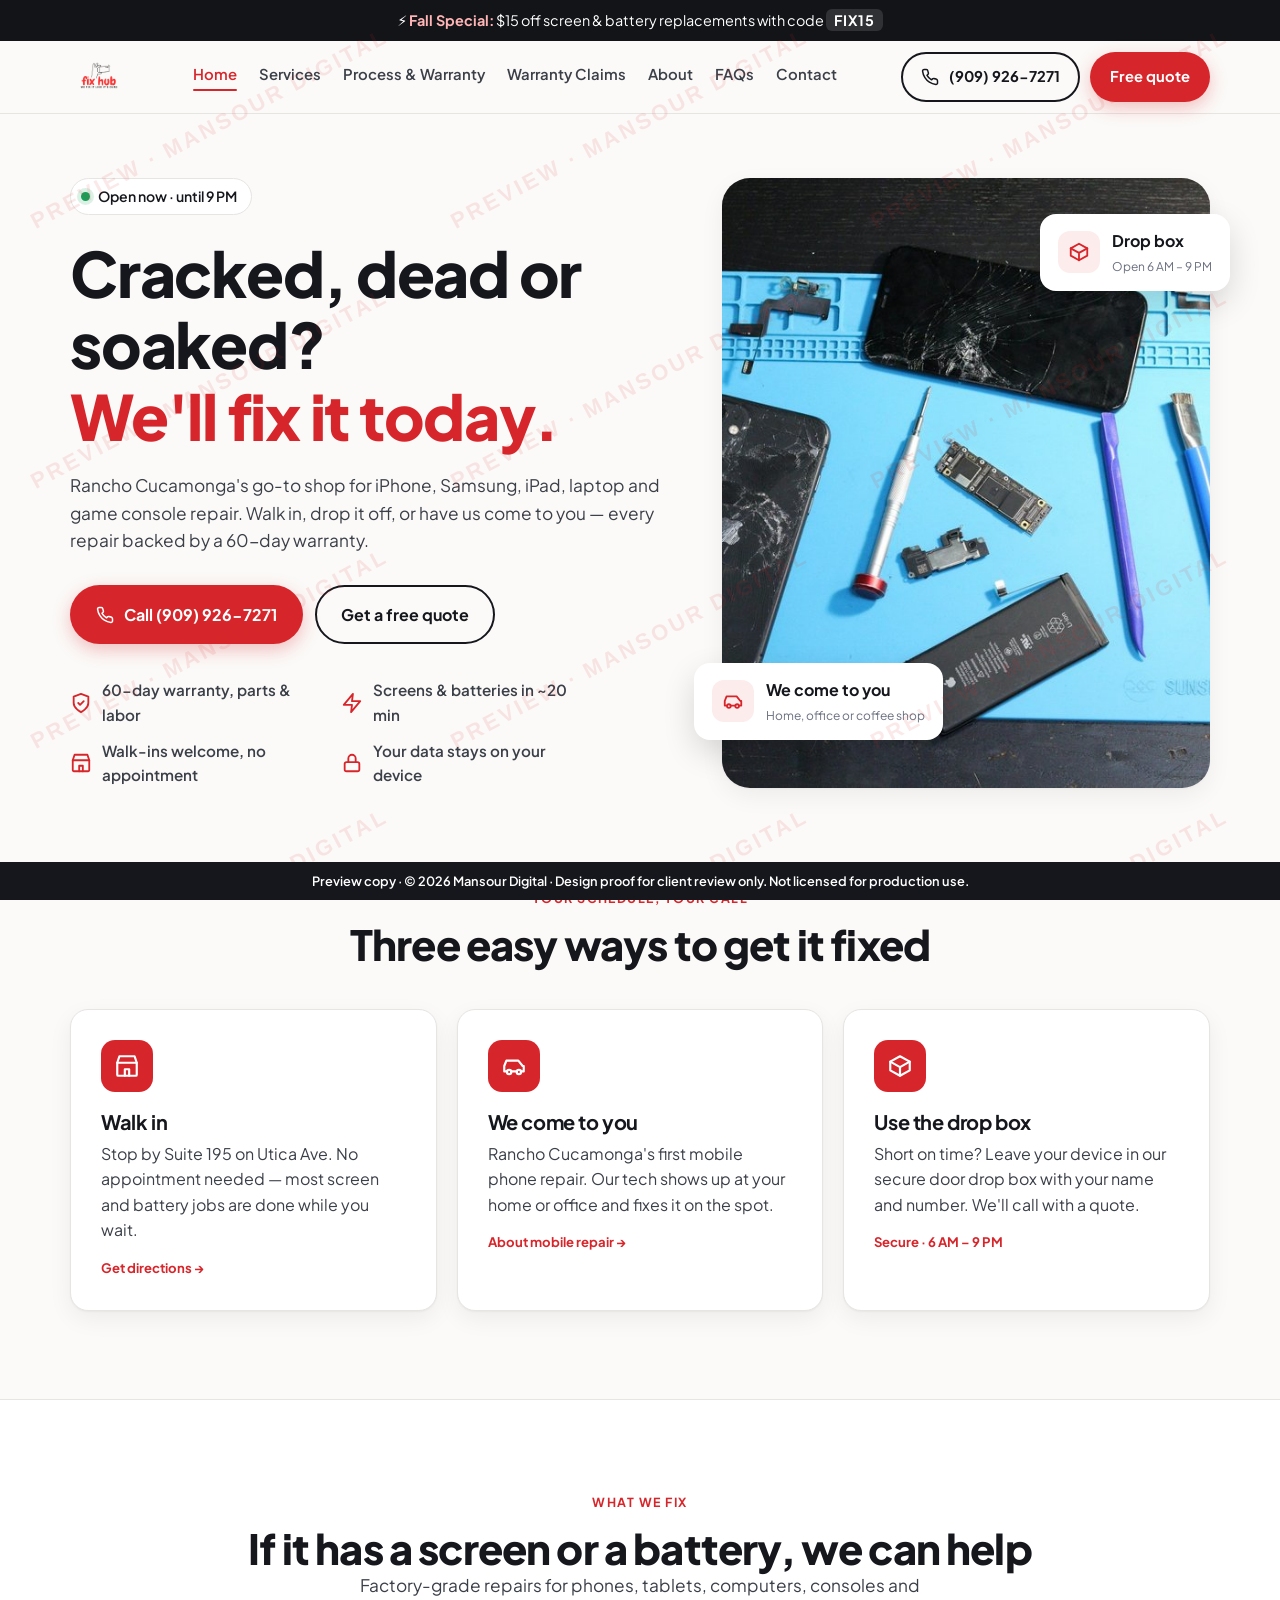
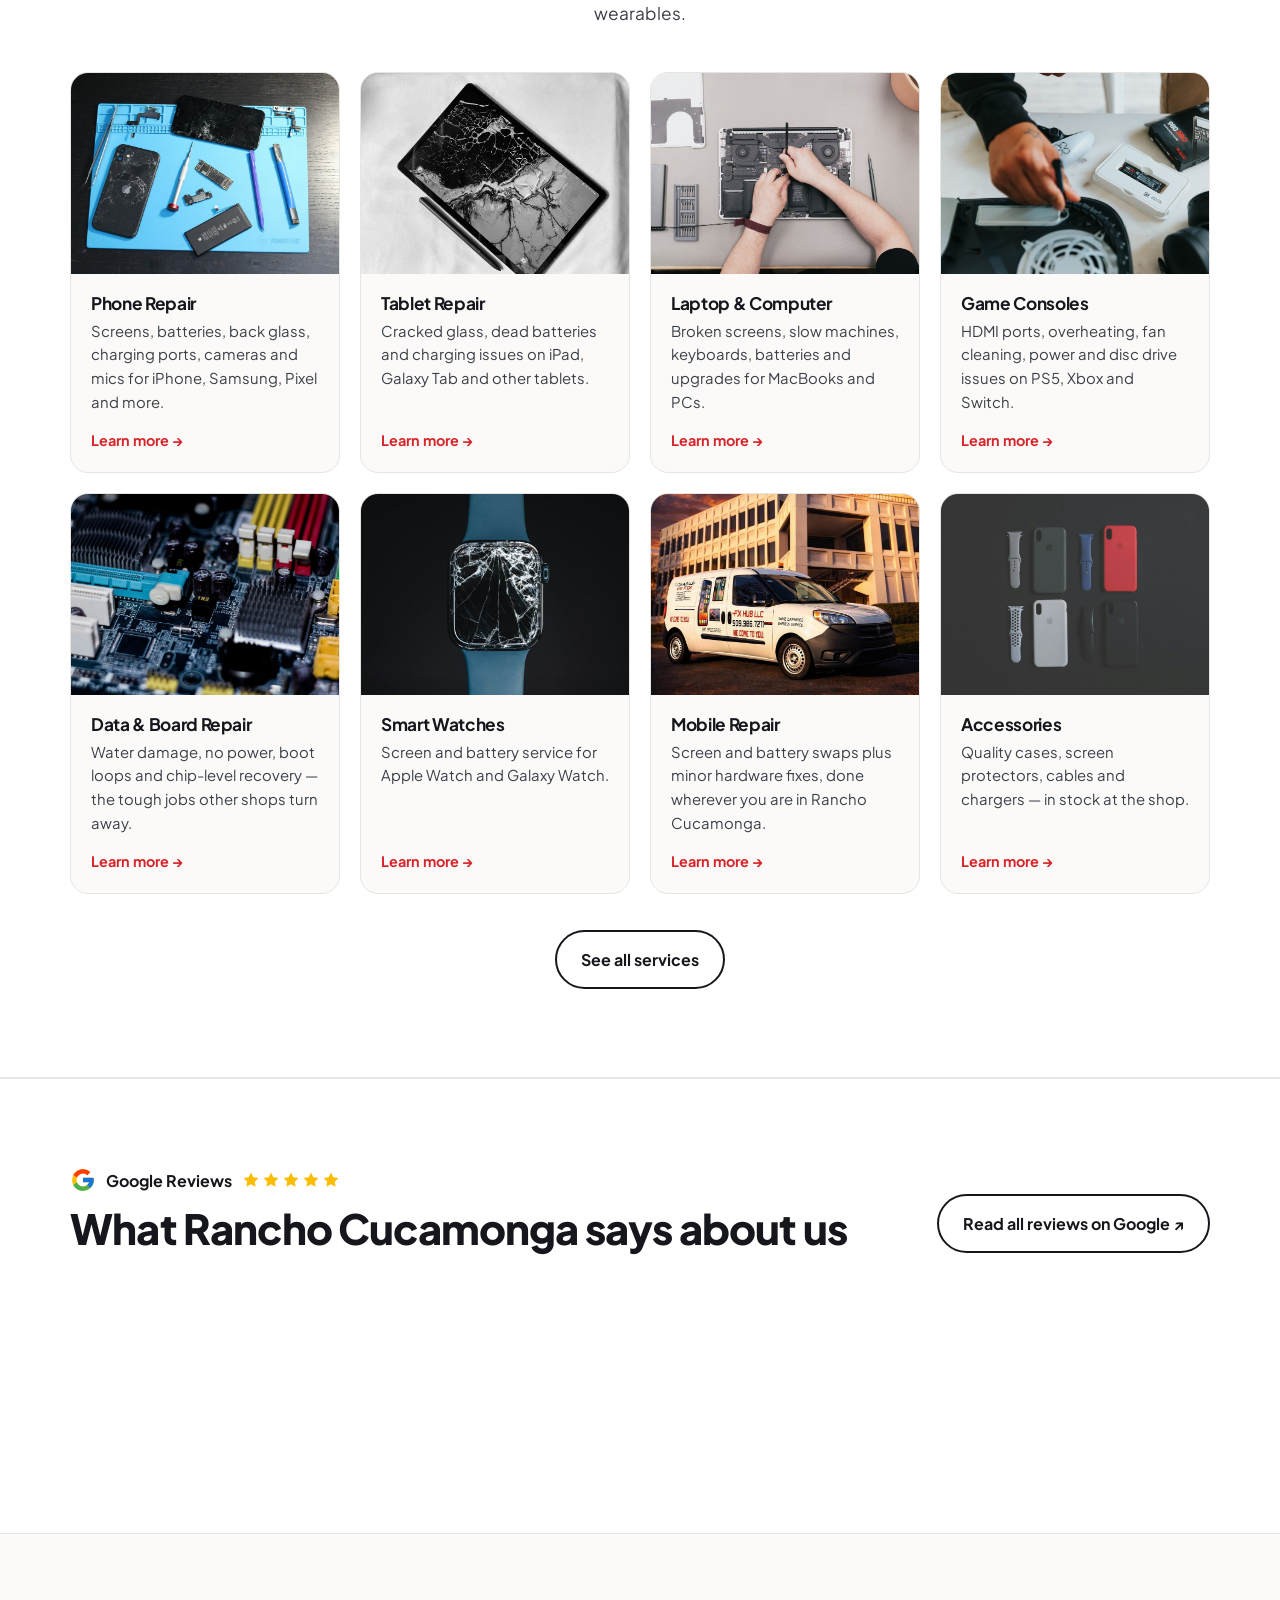
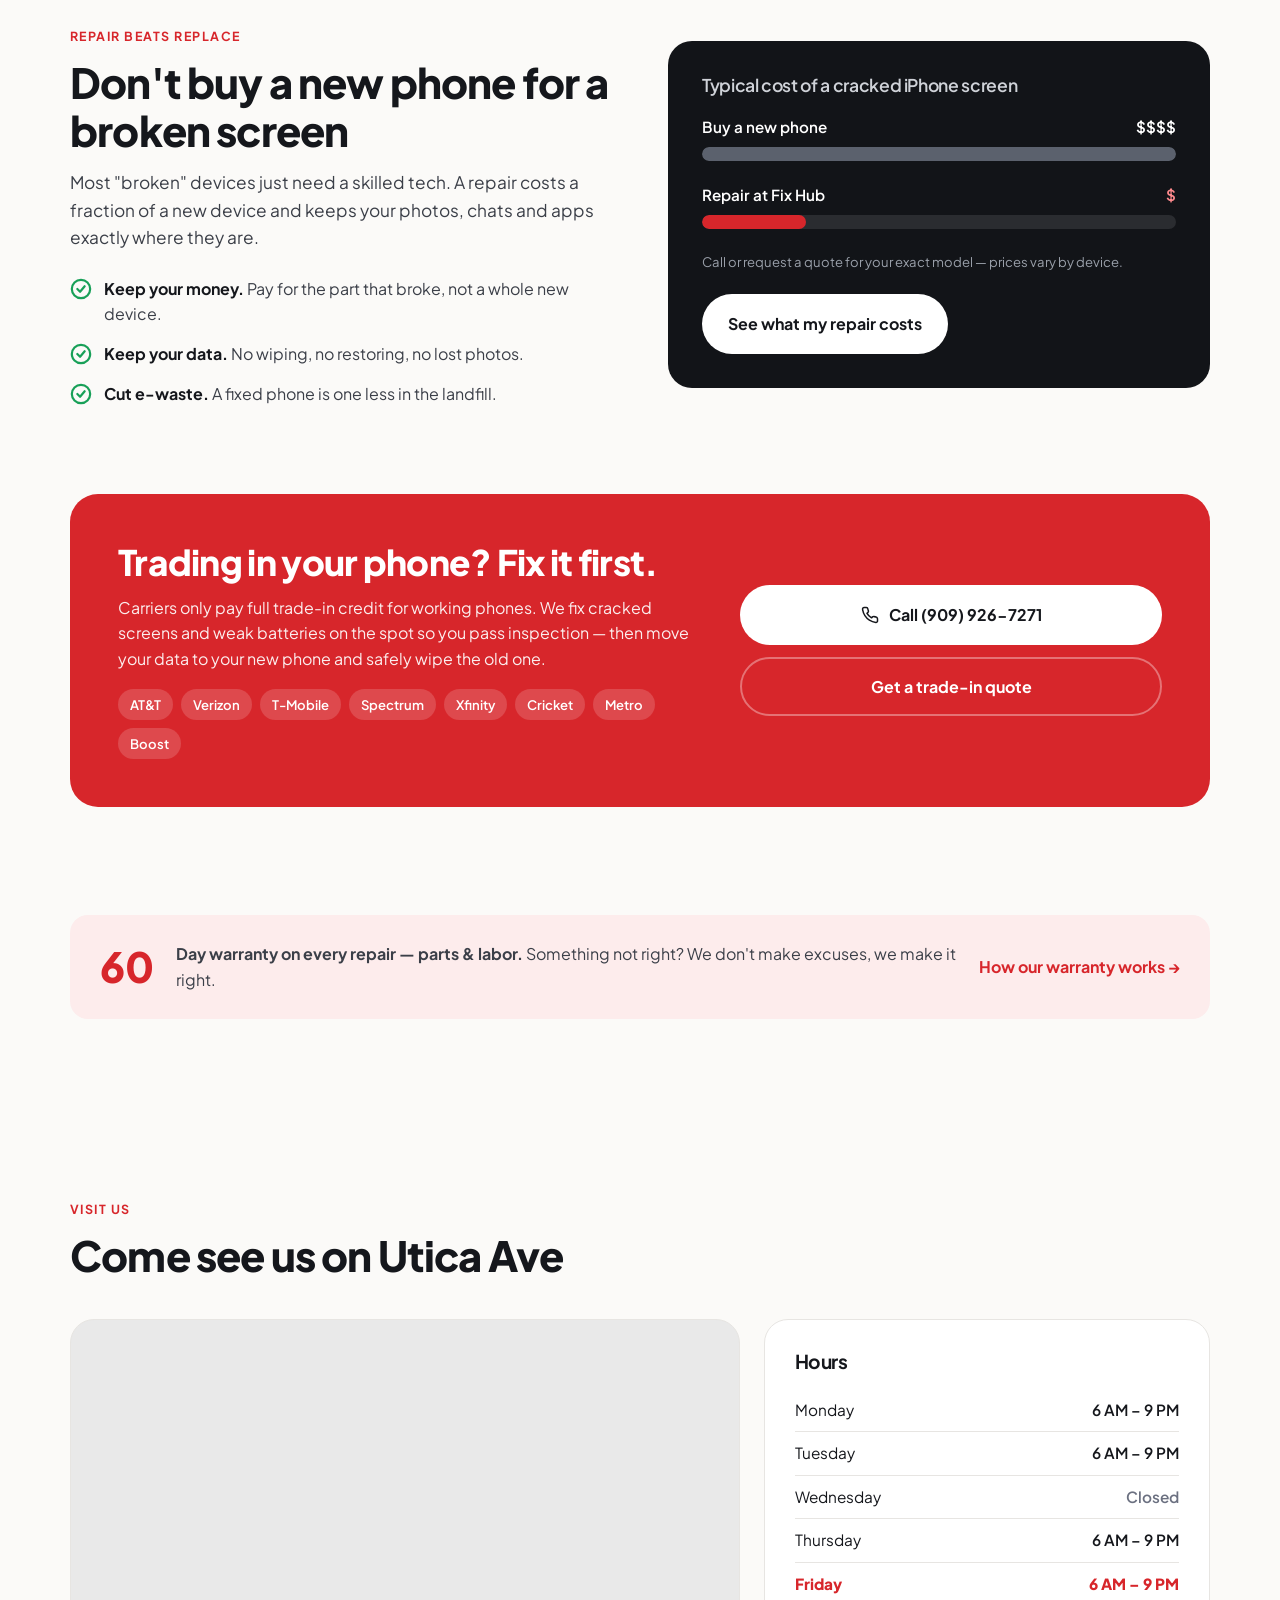
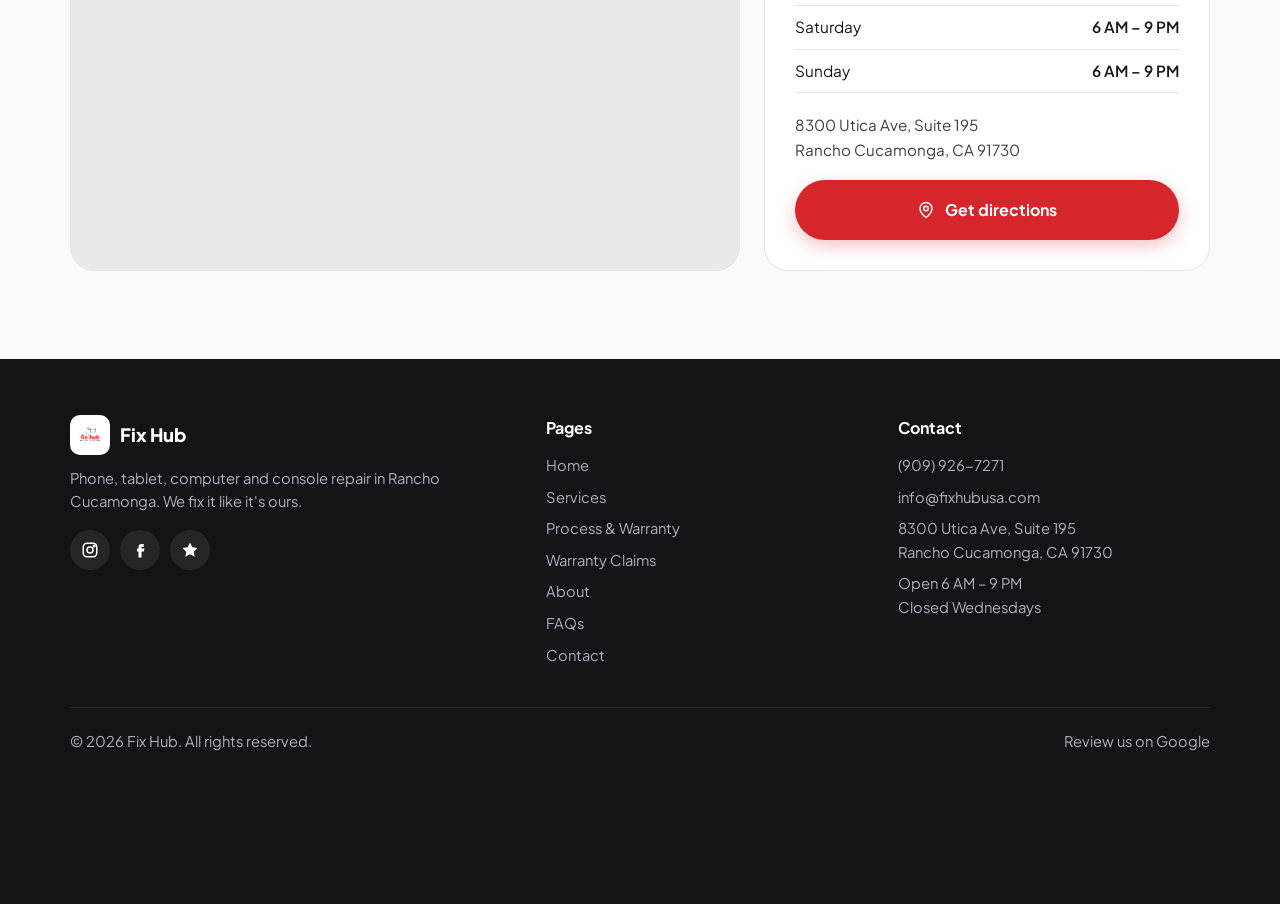
<file: index.html>
<!doctype html>
<html lang="en">
<head>
<meta charset="utf-8">
<meta name="robots" content="noindex,nofollow">
<meta name="viewport" content="width=device-width, initial-scale=1">
<title>Fix Hub Site Preview</title>
<meta name="description" content="Fast iPhone, Samsung, iPad, laptop and console repair in Rancho Cucamonga. Walk-ins welcome, mobile repair that comes to you, 6 AM–9 PM drop box, and a 60-day warranty.">
<link rel="icon" href="logo.png">
<link rel="preconnect" href="https://fonts.googleapis.com">
<link rel="preconnect" href="https://fonts.gstatic.com" crossorigin>
<link href="https://fonts.googleapis.com/css2?family=Plus+Jakarta+Sans:wght@400;500;600;700;800&display=swap" rel="stylesheet">
<link rel="stylesheet" href="styles.css">
<script type="application/ld+json">
{"@context":"https://schema.org","@type":"ElectronicsStore","name":"Fix Hub - Phone, Tablet & Computer Repair","url":"https://www.fixhubusa.com","telephone":"+1-909-926-7271","email":"info@fixhubusa.com","image":"logo.png","address":{"@type":"PostalAddress","streetAddress":"8300 Utica Ave, Suite 195","addressLocality":"Rancho Cucamonga","addressRegion":"CA","postalCode":"91730","addressCountry":"US"},"geo":{"@type":"GeoCoordinates","latitude":34.1025496,"longitude":-117.5719171},"openingHoursSpecification":[{"@type":"OpeningHoursSpecification","dayOfWeek":["Monday","Tuesday","Thursday","Friday","Saturday","Sunday"],"opens":"06:00","closes":"21:00"}],"areaServed":"Rancho Cucamonga, CA","sameAs":["https://www.instagram.com/fixhubusa/","https://www.facebook.com/profile.php?id=100093130763877","https://www.yelp.com/biz/fix-hub-ontario-5"]}
</script>
</head>
<body>
<!-- ICON SPRITE -->
<svg width="0" height="0" style="position:absolute" aria-hidden="true">
  <symbol id="i-phone" viewBox="0 0 24 24" fill="none" stroke="currentColor" stroke-width="2" stroke-linecap="round" stroke-linejoin="round"><path d="M22 16.9v3a2 2 0 0 1-2.2 2 19.8 19.8 0 0 1-8.6-3.1 19.5 19.5 0 0 1-6-6A19.8 19.8 0 0 1 2.1 4.2 2 2 0 0 1 4.1 2h3a2 2 0 0 1 2 1.7c.1.9.4 1.8.7 2.7a2 2 0 0 1-.5 2.1L8 9.8a16 16 0 0 0 6 6l1.3-1.3a2 2 0 0 1 2.1-.4c.9.3 1.8.6 2.7.7a2 2 0 0 1 1.7 2z"/></symbol>
  <symbol id="i-shield" viewBox="0 0 24 24" fill="none" stroke="currentColor" stroke-width="2" stroke-linecap="round" stroke-linejoin="round"><path d="M12 22s8-4 8-10V5l-8-3-8 3v7c0 6 8 10 8 10z"/><path d="m9 12 2 2 4-4"/></symbol>
  <symbol id="i-walk" viewBox="0 0 24 24" fill="none" stroke="currentColor" stroke-width="2" stroke-linecap="round" stroke-linejoin="round"><path d="M3 9h18v11a1 1 0 0 1-1 1H4a1 1 0 0 1-1-1z"/><path d="M3 9 5 3h14l2 6"/><path d="M10 21v-6h4v6"/></symbol>
  <symbol id="i-car" viewBox="0 0 24 24" fill="none" stroke="currentColor" stroke-width="2" stroke-linecap="round" stroke-linejoin="round"><path d="M5 17H3v-5l2-5h11l4 5h1v5h-2"/><circle cx="7.5" cy="17.5" r="2"/><circle cx="16.5" cy="17.5" r="2"/><path d="M9.5 17h5"/></symbol>
  <symbol id="i-box" viewBox="0 0 24 24" fill="none" stroke="currentColor" stroke-width="2" stroke-linecap="round" stroke-linejoin="round"><path d="M21 8 12 3 3 8v8l9 5 9-5z"/><path d="m3 8 9 5 9-5M12 13v8"/></symbol>
  <symbol id="i-clock" viewBox="0 0 24 24" fill="none" stroke="currentColor" stroke-width="2" stroke-linecap="round" stroke-linejoin="round"><circle cx="12" cy="12" r="10"/><path d="M12 6v6l4 2"/></symbol>
  <symbol id="i-lock" viewBox="0 0 24 24" fill="none" stroke="currentColor" stroke-width="2" stroke-linecap="round" stroke-linejoin="round"><rect x="4" y="11" width="16" height="10" rx="2"/><path d="M8 11V7a4 4 0 0 1 8 0v4"/></symbol>
  <symbol id="i-check" viewBox="0 0 24 24" fill="none" stroke="currentColor" stroke-width="2.4" stroke-linecap="round" stroke-linejoin="round"><circle cx="12" cy="12" r="10"/><path d="m8 12 3 3 5-6"/></symbol>
  <symbol id="i-x" viewBox="0 0 24 24" fill="none" stroke="currentColor" stroke-width="2" stroke-linecap="round" stroke-linejoin="round"><circle cx="12" cy="12" r="10"/><path d="m15 9-6 6M9 9l6 6"/></symbol>
  <symbol id="i-pin" viewBox="0 0 24 24" fill="none" stroke="currentColor" stroke-width="2" stroke-linecap="round" stroke-linejoin="round"><path d="M20 10c0 6-8 12-8 12S4 16 4 10a8 8 0 0 1 16 0z"/><circle cx="12" cy="10" r="3"/></symbol>
  <symbol id="i-mail" viewBox="0 0 24 24" fill="none" stroke="currentColor" stroke-width="2" stroke-linecap="round" stroke-linejoin="round"><rect x="2" y="4" width="20" height="16" rx="2"/><path d="m22 7-10 6L2 7"/></symbol>
  <symbol id="i-quote" viewBox="0 0 24 24" fill="none" stroke="currentColor" stroke-width="2" stroke-linecap="round" stroke-linejoin="round"><path d="M14 2H6a2 2 0 0 0-2 2v16a2 2 0 0 0 2 2h12a2 2 0 0 0 2-2V8z"/><path d="M14 2v6h6M8 13h8M8 17h5"/></symbol>
  <symbol id="i-bolt" viewBox="0 0 24 24" fill="none" stroke="currentColor" stroke-width="2" stroke-linecap="round" stroke-linejoin="round"><path d="M13 2 3 14h9l-1 8 10-12h-9z"/></symbol>
  <symbol id="i-ig" viewBox="0 0 24 24" fill="none" stroke="currentColor" stroke-width="2"><rect x="3" y="3" width="18" height="18" rx="5"/><circle cx="12" cy="12" r="4"/><circle cx="17.5" cy="6.5" r="1" fill="currentColor"/></symbol>
  <symbol id="i-fb" viewBox="0 0 24 24" fill="currentColor"><path d="M14 8h3V4h-3a4 4 0 0 0-4 4v2H8v4h2v8h4v-8h3l1-4h-4V8.5c0-.3.2-.5.5-.5z"/></symbol>
  <symbol id="i-star" viewBox="0 0 24 24" fill="currentColor"><path d="m12 2 3.1 6.3 6.9 1-5 4.9 1.2 6.8L12 17.8 5.8 21l1.2-6.8-5-4.9 6.9-1z"/></symbol>
</svg>

<div class="promo">⚡ <b>Fall Special:</b> $15 off screen &amp; battery replacements with code <code>FIX15</code></div>

<header>
  <div class="wrap nav">
    <a href="index.html" class="logo" aria-label="Fix Hub home"><img src="logo.png" alt="Fix Hub logo"></a>
    <nav class="nav-links" id="navLinks">
      <a href="index.html" class="active" aria-current="page">Home</a>
      <a href="services.html">Services</a>
      <a href="process-warranty.html">Process &amp; Warranty</a>
      <a href="warranty-claims.html">Warranty Claims</a>
      <a href="about.html">About</a>
      <a href="faqs.html">FAQs</a>
      <a href="contact.html">Contact</a>
    </nav>
    <div class="nav-cta">
      <a href="tel:+19099267271" class="btn btn-ghost"><svg><use href="#i-phone"/></svg>(909) 926-7271</a>
      <a href="contact.html#quote" class="btn btn-red">Free quote</a>
    </div>
    <button class="menu-btn" aria-label="Open menu" aria-expanded="false" id="menuBtn"><span></span><span></span><span></span></button>
  </div>
</header>

<main>

<section class="hero">
  <div class="wrap hero-grid">
    <div>
      <div class="status" data-status><span class="dot"></span><span class="txt">8300 Utica Ave, Suite 195</span></div>
      <h1>Cracked, dead or soaked?<br><em>We'll fix it today.</em></h1>
      <p class="lead">Rancho Cucamonga's go-to shop for iPhone, Samsung, iPad, laptop and game console repair. Walk in, drop it off, or have us come to you — every repair backed by a 60-day warranty.</p>
      <div class="hero-ctas">
        <a href="tel:+19099267271" class="btn btn-red"><svg><use href="#i-phone"/></svg>Call (909) 926-7271</a>
        <a href="contact.html#quote" class="btn btn-ghost">Get a free quote</a>
      </div>
      <div class="chips">
        <div class="chip"><svg><use href="#i-shield"/></svg>60-day warranty, parts &amp; labor</div>
        <div class="chip"><svg><use href="#i-bolt"/></svg>Screens &amp; batteries in ~20 min</div>
        <div class="chip"><svg><use href="#i-walk"/></svg>Walk-ins welcome, no appointment</div>
        <div class="chip"><svg><use href="#i-lock"/></svg>Your data stays on your device</div>
      </div>
    </div>
    <div class="hero-media">
      <div class="hero-img"><img src="phone.jpg" alt="Technician repairing a smartphone"></div>
      <a href="services.html#mobile" class="float-card fc1"><div class="ic"><svg><use href="#i-car"/></svg></div><div><strong>We come to you</strong><small>Home, office or coffee shop</small></div></a>
      <div class="float-card fc2"><div class="ic"><svg><use href="#i-box"/></svg></div><div><strong>Drop box</strong><small>Open 6 AM – 9 PM</small></div></div>
    </div>
  </div>
</section>

<section class="ways">
  <div class="wrap">
    <div class="center reveal"><span class="eyebrow">Your schedule, your call</span><h2>Three easy ways to get it fixed</h2></div>
    <div class="ways-grid">
      <div class="way reveal"><div class="ic"><svg><use href="#i-walk"/></svg></div><h3>Walk in</h3><p>Stop by Suite 195 on Utica Ave. No appointment needed — most screen and battery jobs are done while you wait.</p><a class="tag" href="https://www.google.com/maps/dir/?api=1&destination=Fix+Hub+8300+Utica+Ave+Suite+195+Rancho+Cucamonga+CA+91730" target="_blank" rel="noopener">Get directions →</a></div>
      <div class="way reveal"><div class="ic"><svg><use href="#i-car"/></svg></div><h3>We come to you</h3><p>Rancho Cucamonga's first mobile phone repair. Our tech shows up at your home or office and fixes it on the spot.</p><a class="tag" href="services.html#mobile">About mobile repair →</a></div>
      <div class="way reveal"><div class="ic"><svg><use href="#i-box"/></svg></div><h3>Use the drop box</h3><p>Short on time? Leave your device in our secure door drop box with your name and number. We'll call with a quote.</p><span class="tag">Secure · 6 AM – 9 PM</span></div>
    </div>
  </div>
</section>

<section class="services" id="services">
  <div class="wrap">
    <div class="center reveal"><span class="eyebrow">What we fix</span><h2>If it has a screen or a battery, we can help</h2><p class="lead">Factory-grade repairs for phones, tablets, computers, consoles and wearables.</p></div>
    <div class="svc-grid">
      <a href="services.html#phone" class="svc reveal">
        <div class="thumb"><img loading="lazy" src="phone.jpg" alt="Phone Repair"></div>
        <div class="body"><h3>Phone Repair</h3><p>Screens, batteries, back glass, charging ports, cameras and mics for iPhone, Samsung, Pixel and more.</p><span class="more">Learn more →</span></div>
      </a>
      <a href="services.html#tablet" class="svc reveal">
        <div class="thumb"><img loading="lazy" src="tablet.jpg" alt="Tablet Repair"></div>
        <div class="body"><h3>Tablet Repair</h3><p>Cracked glass, dead batteries and charging issues on iPad, Galaxy Tab and other tablets.</p><span class="more">Learn more →</span></div>
      </a>
      <a href="services.html#laptop" class="svc reveal">
        <div class="thumb"><img loading="lazy" src="laptop.jpg" alt="Laptop and Computer"></div>
        <div class="body"><h3>Laptop &amp; Computer</h3><p>Broken screens, slow machines, keyboards, batteries and upgrades for MacBooks and PCs.</p><span class="more">Learn more →</span></div>
      </a>
      <a href="services.html#console" class="svc reveal">
        <div class="thumb"><img loading="lazy" src="console.jpg" alt="Game Consoles"></div>
        <div class="body"><h3>Game Consoles</h3><p>HDMI ports, overheating, fan cleaning, power and disc drive issues on PS5, Xbox and Switch.</p><span class="more">Learn more →</span></div>
      </a>
      <a href="services.html#data" class="svc reveal">
        <div class="thumb"><img loading="lazy" src="data.jpg" alt="Data and Board Repair"></div>
        <div class="body"><h3>Data &amp; Board Repair</h3><p>Water damage, no power, boot loops and chip-level recovery — the tough jobs other shops turn away.</p><span class="more">Learn more →</span></div>
      </a>
      <a href="services.html#watch" class="svc reveal">
        <div class="thumb"><img loading="lazy" src="watch.jpg" alt="Smart Watches"></div>
        <div class="body"><h3>Smart Watches</h3><p>Screen and battery service for Apple Watch and Galaxy Watch.</p><span class="more">Learn more →</span></div>
      </a>
      <a href="services.html#mobile" class="svc reveal">
        <div class="thumb"><img loading="lazy" src="mobile.jpg" alt="Mobile Repair"></div>
        <div class="body"><h3>Mobile Repair</h3><p>Screen and battery swaps plus minor hardware fixes, done wherever you are in Rancho Cucamonga.</p><span class="more">Learn more →</span></div>
      </a>
      <a href="services.html#acc" class="svc reveal">
        <div class="thumb"><img loading="lazy" src="acc.jpg" alt="Accessories"></div>
        <div class="body"><h3>Accessories</h3><p>Quality cases, screen protectors, cables and chargers — in stock at the shop.</p><span class="more">Learn more →</span></div>
      </a>
    </div>
    <div class="center" style="margin-top:36px"><a href="services.html" class="btn btn-ghost">See all services</a></div>
  </div>
</section>

<section class="reviews-sec" id="reviews">
  <div class="wrap">
    <div class="g-head reveal">
      <div>
        <div class="g-badge"><svg viewBox="0 0 48 48" aria-hidden="true"><path fill="#FFC107" d="M43.6 20.1H42V20H24v8h11.3C33.7 32.7 29.2 36 24 36c-6.6 0-12-5.4-12-12s5.4-12 12-12c3.1 0 5.8 1.2 7.9 3.1l5.7-5.7C34 6.1 29.3 4 24 4 13 4 4 13 4 24s9 20 20 20 20-9 20-20c0-1.3-.1-2.6-.4-3.9z"/><path fill="#FF3D00" d="m6.3 14.7 6.6 4.8C14.7 15.1 19 12 24 12c3.1 0 5.8 1.2 7.9 3.1l5.7-5.7C34 6.1 29.3 4 24 4 16.3 4 9.7 8.3 6.3 14.7z"/><path fill="#4CAF50" d="M24 44c5.2 0 9.9-2 13.4-5.2l-6.2-5.2C29.2 35.1 26.7 36 24 36c-5.2 0-9.6-3.3-11.3-8l-6.5 5C9.5 39.6 16.2 44 24 44z"/><path fill="#1976D2" d="M43.6 20.1H42V20H24v8h11.3c-.8 2.2-2.2 4.2-4.1 5.6l6.2 5.2C37 39.2 44 34 44 24c0-1.3-.1-2.6-.4-3.9z"/></svg><span>Google Reviews</span><span class="stars"><svg><use href="#i-star"/></svg><svg><use href="#i-star"/></svg><svg><use href="#i-star"/></svg><svg><use href="#i-star"/></svg><svg><use href="#i-star"/></svg></span></div>
        <h2>What Rancho Cucamonga says about us</h2>
      </div>
      <a class="btn btn-ghost" href="https://www.google.com/maps/place/Fix+Hub+-+Phone,+Tablet+%26+Computer+Repair/@34.1025496,-117.574492,17z/data=!4m6!3m5!1s0x80c33563ac42d915:0xd93e546451506d1b!8m2!3d34.1025496!4d-117.5719171" target="_blank" rel="noopener">Read all reviews on Google ↗</a>
    </div>
    <div class="g-widget elfsight-app-b2c794b1-34ca-4ac9-b06f-f93b7fba8f2c" data-elfsight-app-lazy></div>
    <div class="g-fallback">
      <div class="g-score"><span class="g-big">5.0</span><span class="stars"><svg><use href="#i-star"/></svg><svg><use href="#i-star"/></svg><svg><use href="#i-star"/></svg><svg><use href="#i-star"/></svg><svg><use href="#i-star"/></svg></span><span>255 reviews on Google</span></div>
      <p>Rancho Cucamonga customers rate us 5 stars for fast, friendly repairs. Read what they say on our Google page.</p>
      <a class="btn btn-red" href="https://www.google.com/maps/place/Fix+Hub+-+Phone,+Tablet+%26+Computer+Repair/@34.1025496,-117.574492,17z/data=!4m6!3m5!1s0x80c33563ac42d915:0xd93e546451506d1b!8m2!3d34.1025496!4d-117.5719171" target="_blank" rel="noopener">Read our Google reviews ↗</a>
    </div>
  </div>
</section>

<section>
  <div class="wrap split">
    <div class="reveal">
      <span class="eyebrow">Repair beats replace</span>
      <h2>Don't buy a new phone for a broken screen</h2>
      <p class="lead" style="margin-top:14px">Most "broken" devices just need a skilled tech. A repair costs a fraction of a new device and keeps your photos, chats and apps exactly where they are.</p>
      <ul class="ticks">
        <li><svg><use href="#i-check"/></svg><span><b>Keep your money.</b> Pay for the part that broke, not a whole new device.</span></li>
        <li><svg><use href="#i-check"/></svg><span><b>Keep your data.</b> No wiping, no restoring, no lost photos.</span></li>
        <li><svg><use href="#i-check"/></svg><span><b>Cut e-waste.</b> A fixed phone is one less in the landfill.</span></li>
      </ul>
    </div>
    <div class="compare reveal">
      <h3>Typical cost of a cracked iPhone screen</h3>
      <div class="bar-row"><div class="lbl"><span>Buy a new phone</span><span>$$$$</span></div><div class="bar"><i style="width:100%;background:#5b616d"></i></div></div>
      <div class="bar-row"><div class="lbl"><span>Repair at Fix Hub</span><span style="color:#ff8a8d">$</span></div><div class="bar"><i style="width:22%;background:var(--red)"></i></div></div>
      <p class="note">Call or request a quote for your exact model — prices vary by device.</p>
      <a href="contact.html#quote" class="btn btn-white" style="margin-top:22px">See what my repair costs</a>
    </div>
  </div>
</section>

<section style="padding-top:0">
  <div class="wrap">
    <div class="band reveal">
      <div>
        <h2>Trading in your phone? Fix it first.</h2>
        <p>Carriers only pay full trade-in credit for working phones. We fix cracked screens and weak batteries on the spot so you pass inspection — then move your data to your new phone and safely wipe the old one.</p>
        <div class="carriers"><span>AT&amp;T</span><span>Verizon</span><span>T-Mobile</span><span>Spectrum</span><span>Xfinity</span><span>Cricket</span><span>Metro</span><span>Boost</span></div>
      </div>
      <div class="btns">
        <a href="tel:+19099267271" class="btn btn-white"><svg><use href="#i-phone"/></svg>Call (909) 926-7271</a>
        <a href="contact.html?device=Phone#quote" class="btn btn-outline-w">Get a trade-in quote</a>
      </div>
    </div>
  </div>
</section>

<section style="padding-top:0"><div class="wrap">
  <div class="shield reveal">
    <div class="big">60</div>
    <p><b>Day warranty on every repair — parts &amp; labor.</b> Something not right? We don't make excuses, we make it right.</p>
    <a href="process-warranty.html#warranty">How our warranty works →</a>
  </div>
</div></section>

<section id="visit"><div class="wrap">
  <div class="reveal"><span class="eyebrow">Visit us</span><h2>Come see us on Utica Ave</h2></div>
  <div class="visit-grid">
    <div class="map reveal"><iframe loading="lazy" title="Map to Fix Hub" src="https://www.google.com/maps?q=Fix+Hub+8300+Utica+Ave+Suite+195+Rancho+Cucamonga+CA+91730&output=embed"></iframe></div>
    <div class="hours reveal">
  <h3>Hours</h3>
  <table class="hours-table">
    <tr data-d="1"><td>Monday</td><td>6 AM – 9 PM</td></tr>
    <tr data-d="2"><td>Tuesday</td><td>6 AM – 9 PM</td></tr>
    <tr data-d="3" class="closed"><td>Wednesday</td><td>Closed</td></tr>
    <tr data-d="4"><td>Thursday</td><td>6 AM – 9 PM</td></tr>
    <tr data-d="5"><td>Friday</td><td>6 AM – 9 PM</td></tr>
    <tr data-d="6"><td>Saturday</td><td>6 AM – 9 PM</td></tr>
    <tr data-d="0"><td>Sunday</td><td>6 AM – 9 PM</td></tr>
  </table>
  <p class="addr">8300 Utica Ave, Suite 195<br>Rancho Cucamonga, CA 91730</p>
  <a class="btn btn-red" href="https://www.google.com/maps/dir/?api=1&destination=Fix+Hub+8300+Utica+Ave+Suite+195+Rancho+Cucamonga+CA+91730" target="_blank" rel="noopener"><svg><use href="#i-pin"/></svg>Get directions</a>
</div>
  </div>
</div></section>

</main>

<footer>
  <div class="wrap">
    <div class="foot">
      <div>
        <div class="logo"><img src="logo.png" alt="" style="height:40px">Fix Hub</div>
        <p>Phone, tablet, computer and console repair in Rancho Cucamonga. We fix it like it's ours.</p>
        <div class="social">
          <a href="https://www.instagram.com/fixhubusa/" target="_blank" rel="noopener" aria-label="Instagram"><svg><use href="#i-ig"/></svg></a>
          <a href="https://www.facebook.com/profile.php?id=100093130763877" target="_blank" rel="noopener" aria-label="Facebook"><svg><use href="#i-fb"/></svg></a>
          <a href="https://www.yelp.com/biz/fix-hub-ontario-5" target="_blank" rel="noopener" aria-label="Yelp"><svg><use href="#i-star"/></svg></a>
        </div>
      </div>
      <div>
        <h4>Pages</h4>
        <ul><li><a href="index.html">Home</a></li><li><a href="services.html">Services</a></li><li><a href="process-warranty.html">Process &amp; Warranty</a></li><li><a href="warranty-claims.html">Warranty Claims</a></li><li><a href="about.html">About</a></li><li><a href="faqs.html">FAQs</a></li><li><a href="contact.html">Contact</a></li></ul>
      </div>
      <div>
        <h4>Contact</h4>
        <ul><li><a href="tel:+19099267271">(909) 926-7271</a></li><li><a href="mailto:info@fixhubusa.com">info@fixhubusa.com</a></li><li><a href="https://www.google.com/maps/dir/?api=1&destination=Fix+Hub+8300+Utica+Ave+Suite+195+Rancho+Cucamonga+CA+91730" target="_blank" rel="noopener">8300 Utica Ave, Suite 195<br>Rancho Cucamonga, CA 91730</a></li><li>Open 6 AM – 9 PM<br>Closed Wednesdays</li></ul>
      </div>
    </div>
    <div class="copy"><span>© <span data-year>2026</span> Fix Hub. All rights reserved.</span><span><a href="https://www.google.com/maps/place/Fix+Hub+-+Phone,+Tablet+%26+Computer+Repair/@34.1025496,-117.574492,17z/data=!4m6!3m5!1s0x80c33563ac42d915:0xd93e546451506d1b!8m2!3d34.1025496!4d-117.5719171" target="_blank" rel="noopener">Review us on Google</a></span></div>
  </div>
</footer>

<nav class="mbar" aria-label="Quick actions">
  <a href="tel:+19099267271" class="primary"><svg><use href="#i-phone"/></svg>Call</a>
  <a href="contact.html#quote"><svg><use href="#i-quote"/></svg>Quote</a>
  <a href="https://www.google.com/maps/dir/?api=1&destination=Fix+Hub+8300+Utica+Ave+Suite+195+Rancho+Cucamonga+CA+91730" target="_blank" rel="noopener"><svg><use href="#i-pin"/></svg>Directions</a>
</nav>

<script src="https://elfsightcdn.com/platform.js" async></script>
<script src="site.js"></script>

<div class="pv-mark" aria-hidden="true"></div>
<div class="pv-banner">Preview copy · © 2026 Mansour Digital · Design proof for client review only. Not licensed for production use.</div>
</body>
</html>
</file>
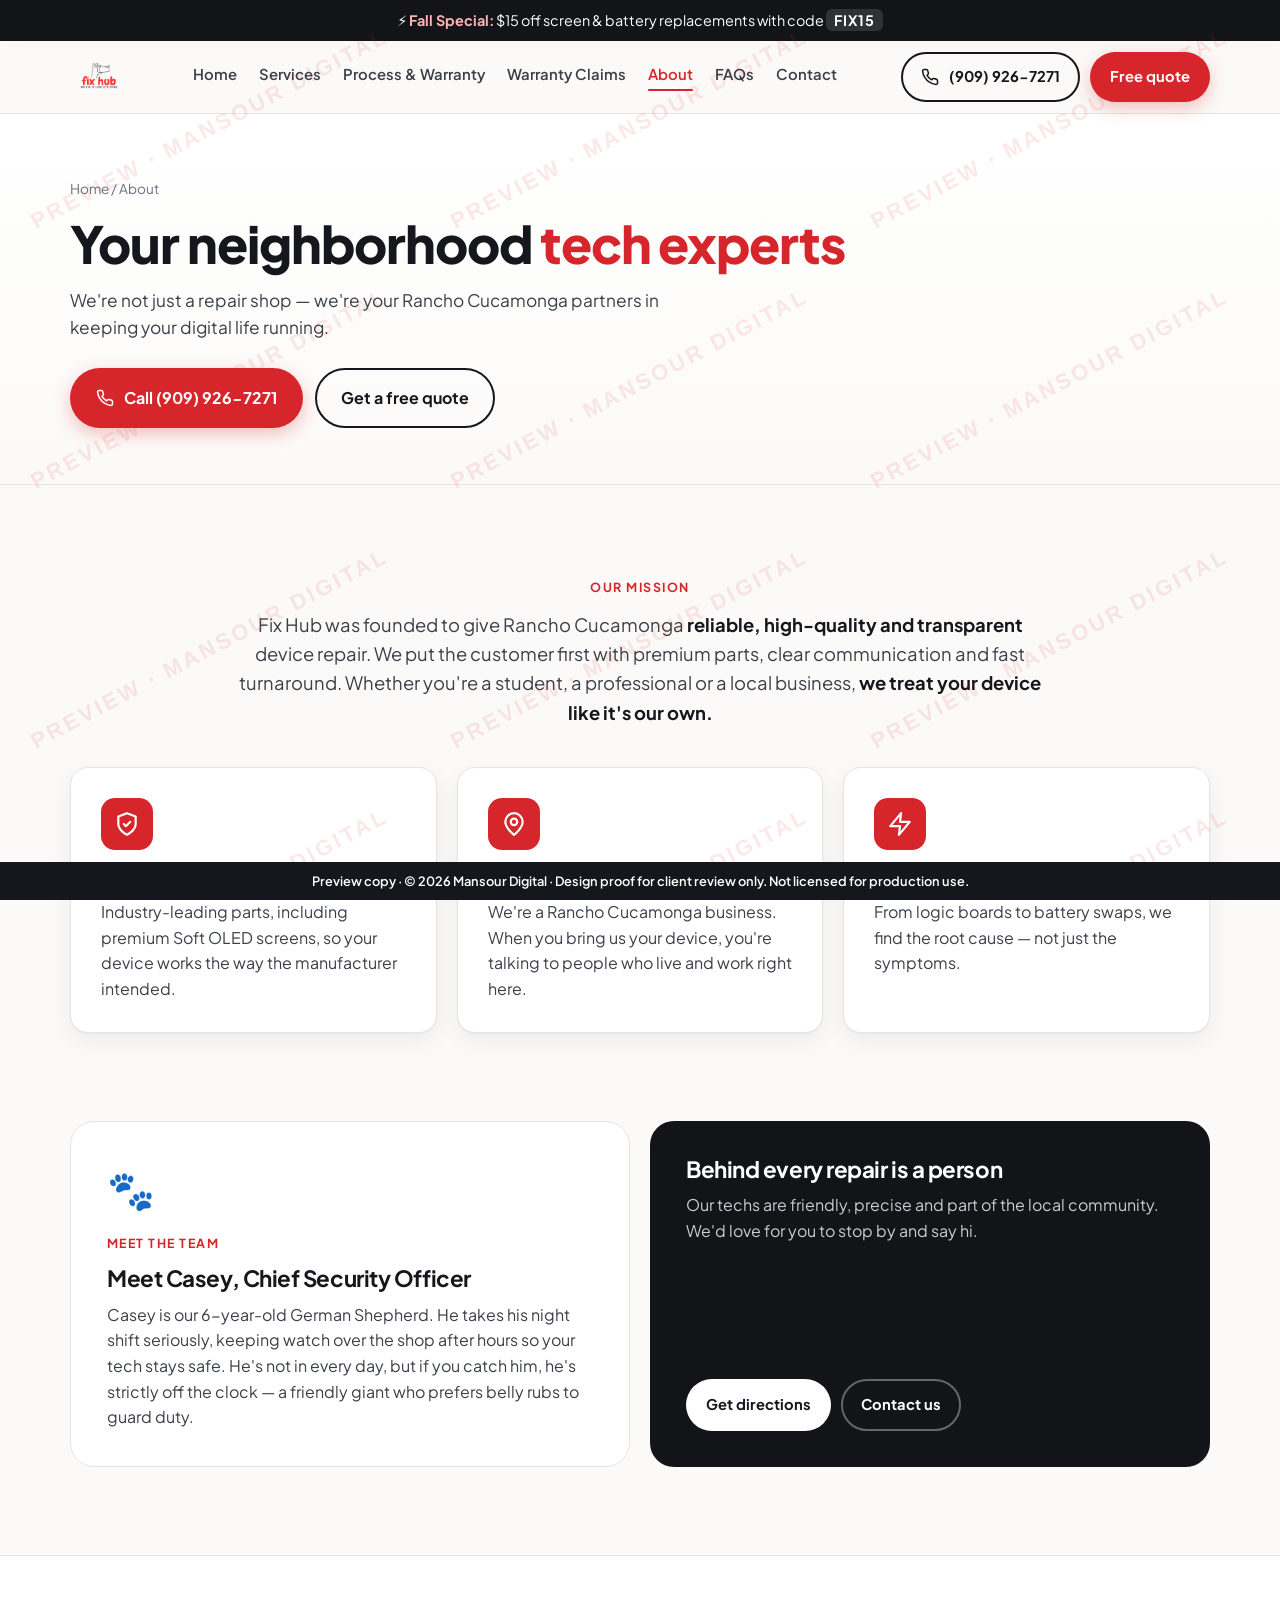
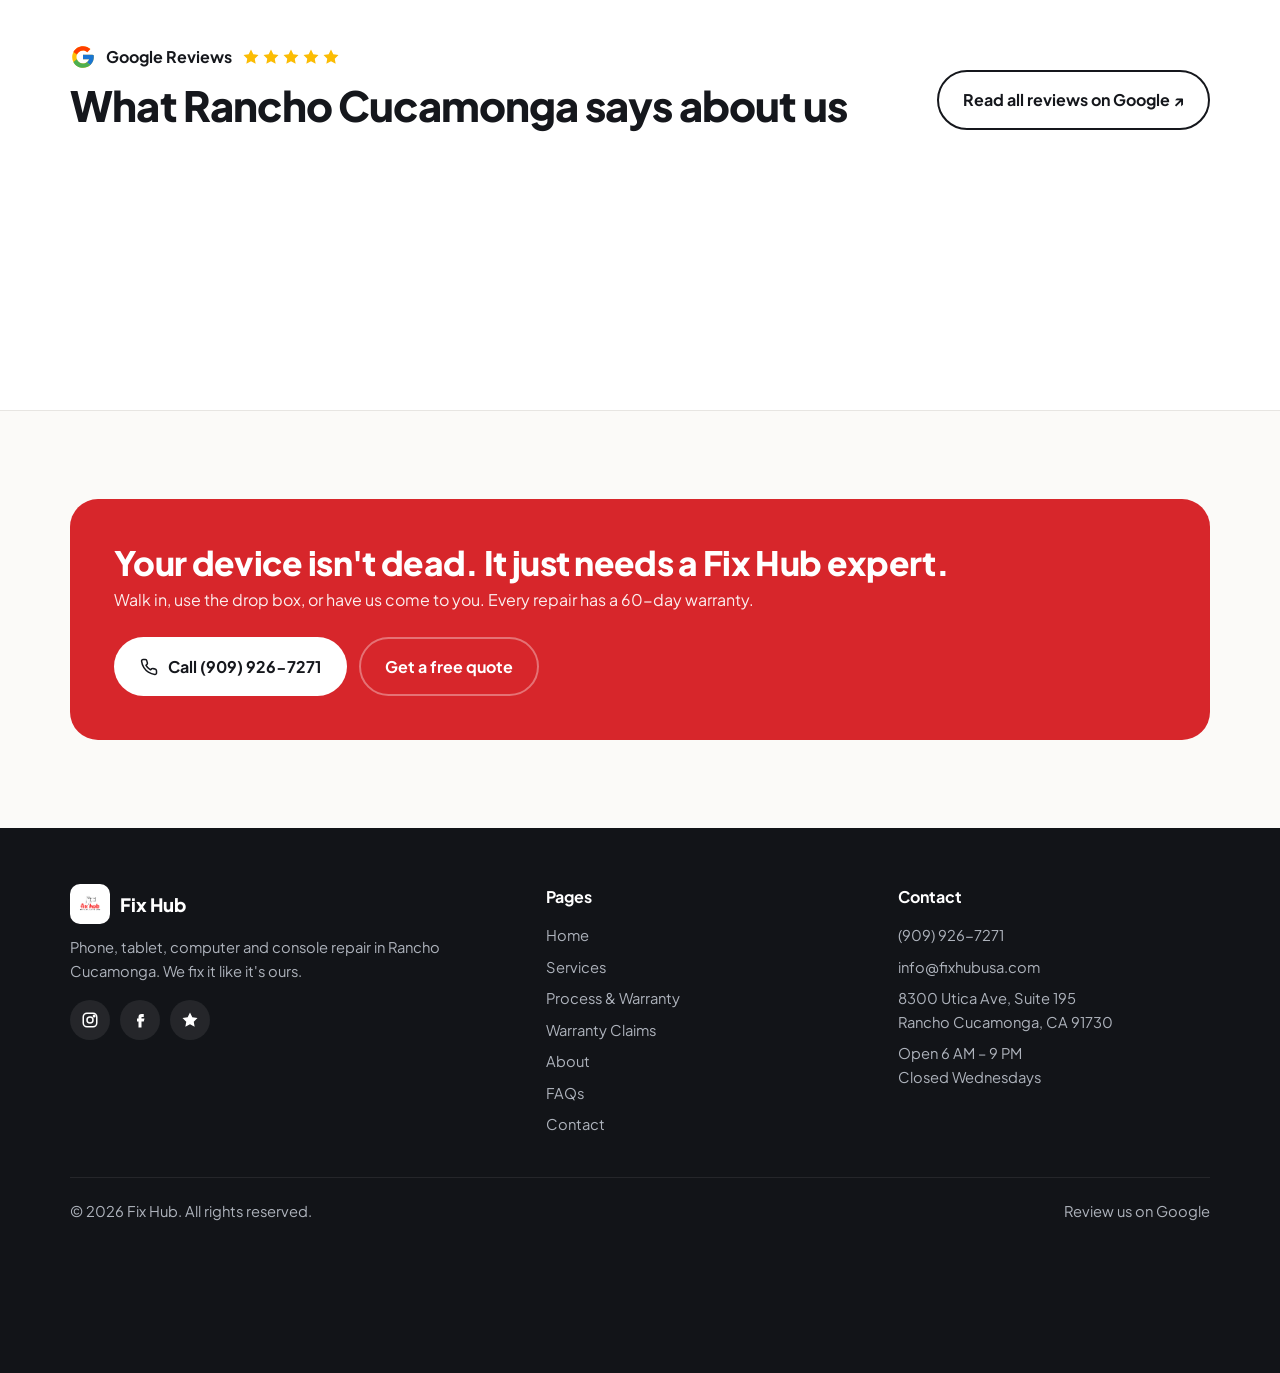
<file: about.html>
<!doctype html>
<html lang="en">
<head>
<meta charset="utf-8">
<meta name="robots" content="noindex,nofollow">
<meta name="viewport" content="width=device-width, initial-scale=1">
<title>Preview · About Fix Hub | Rancho Cucamonga Device Repair</title>
<meta name="description" content="Meet Fix Hub, Rancho Cucamonga's local phone, tablet and computer repair shop.">
<link rel="icon" href="logo.png">
<link rel="preconnect" href="https://fonts.googleapis.com">
<link rel="preconnect" href="https://fonts.gstatic.com" crossorigin>
<link href="https://fonts.googleapis.com/css2?family=Plus+Jakarta+Sans:wght@400;500;600;700;800&display=swap" rel="stylesheet">
<link rel="stylesheet" href="styles.css">

</head>
<body>
<!-- ICON SPRITE -->
<svg width="0" height="0" style="position:absolute" aria-hidden="true">
  <symbol id="i-phone" viewBox="0 0 24 24" fill="none" stroke="currentColor" stroke-width="2" stroke-linecap="round" stroke-linejoin="round"><path d="M22 16.9v3a2 2 0 0 1-2.2 2 19.8 19.8 0 0 1-8.6-3.1 19.5 19.5 0 0 1-6-6A19.8 19.8 0 0 1 2.1 4.2 2 2 0 0 1 4.1 2h3a2 2 0 0 1 2 1.7c.1.9.4 1.8.7 2.7a2 2 0 0 1-.5 2.1L8 9.8a16 16 0 0 0 6 6l1.3-1.3a2 2 0 0 1 2.1-.4c.9.3 1.8.6 2.7.7a2 2 0 0 1 1.7 2z"/></symbol>
  <symbol id="i-shield" viewBox="0 0 24 24" fill="none" stroke="currentColor" stroke-width="2" stroke-linecap="round" stroke-linejoin="round"><path d="M12 22s8-4 8-10V5l-8-3-8 3v7c0 6 8 10 8 10z"/><path d="m9 12 2 2 4-4"/></symbol>
  <symbol id="i-walk" viewBox="0 0 24 24" fill="none" stroke="currentColor" stroke-width="2" stroke-linecap="round" stroke-linejoin="round"><path d="M3 9h18v11a1 1 0 0 1-1 1H4a1 1 0 0 1-1-1z"/><path d="M3 9 5 3h14l2 6"/><path d="M10 21v-6h4v6"/></symbol>
  <symbol id="i-car" viewBox="0 0 24 24" fill="none" stroke="currentColor" stroke-width="2" stroke-linecap="round" stroke-linejoin="round"><path d="M5 17H3v-5l2-5h11l4 5h1v5h-2"/><circle cx="7.5" cy="17.5" r="2"/><circle cx="16.5" cy="17.5" r="2"/><path d="M9.5 17h5"/></symbol>
  <symbol id="i-box" viewBox="0 0 24 24" fill="none" stroke="currentColor" stroke-width="2" stroke-linecap="round" stroke-linejoin="round"><path d="M21 8 12 3 3 8v8l9 5 9-5z"/><path d="m3 8 9 5 9-5M12 13v8"/></symbol>
  <symbol id="i-clock" viewBox="0 0 24 24" fill="none" stroke="currentColor" stroke-width="2" stroke-linecap="round" stroke-linejoin="round"><circle cx="12" cy="12" r="10"/><path d="M12 6v6l4 2"/></symbol>
  <symbol id="i-lock" viewBox="0 0 24 24" fill="none" stroke="currentColor" stroke-width="2" stroke-linecap="round" stroke-linejoin="round"><rect x="4" y="11" width="16" height="10" rx="2"/><path d="M8 11V7a4 4 0 0 1 8 0v4"/></symbol>
  <symbol id="i-check" viewBox="0 0 24 24" fill="none" stroke="currentColor" stroke-width="2.4" stroke-linecap="round" stroke-linejoin="round"><circle cx="12" cy="12" r="10"/><path d="m8 12 3 3 5-6"/></symbol>
  <symbol id="i-x" viewBox="0 0 24 24" fill="none" stroke="currentColor" stroke-width="2" stroke-linecap="round" stroke-linejoin="round"><circle cx="12" cy="12" r="10"/><path d="m15 9-6 6M9 9l6 6"/></symbol>
  <symbol id="i-pin" viewBox="0 0 24 24" fill="none" stroke="currentColor" stroke-width="2" stroke-linecap="round" stroke-linejoin="round"><path d="M20 10c0 6-8 12-8 12S4 16 4 10a8 8 0 0 1 16 0z"/><circle cx="12" cy="10" r="3"/></symbol>
  <symbol id="i-mail" viewBox="0 0 24 24" fill="none" stroke="currentColor" stroke-width="2" stroke-linecap="round" stroke-linejoin="round"><rect x="2" y="4" width="20" height="16" rx="2"/><path d="m22 7-10 6L2 7"/></symbol>
  <symbol id="i-quote" viewBox="0 0 24 24" fill="none" stroke="currentColor" stroke-width="2" stroke-linecap="round" stroke-linejoin="round"><path d="M14 2H6a2 2 0 0 0-2 2v16a2 2 0 0 0 2 2h12a2 2 0 0 0 2-2V8z"/><path d="M14 2v6h6M8 13h8M8 17h5"/></symbol>
  <symbol id="i-bolt" viewBox="0 0 24 24" fill="none" stroke="currentColor" stroke-width="2" stroke-linecap="round" stroke-linejoin="round"><path d="M13 2 3 14h9l-1 8 10-12h-9z"/></symbol>
  <symbol id="i-ig" viewBox="0 0 24 24" fill="none" stroke="currentColor" stroke-width="2"><rect x="3" y="3" width="18" height="18" rx="5"/><circle cx="12" cy="12" r="4"/><circle cx="17.5" cy="6.5" r="1" fill="currentColor"/></symbol>
  <symbol id="i-fb" viewBox="0 0 24 24" fill="currentColor"><path d="M14 8h3V4h-3a4 4 0 0 0-4 4v2H8v4h2v8h4v-8h3l1-4h-4V8.5c0-.3.2-.5.5-.5z"/></symbol>
  <symbol id="i-star" viewBox="0 0 24 24" fill="currentColor"><path d="m12 2 3.1 6.3 6.9 1-5 4.9 1.2 6.8L12 17.8 5.8 21l1.2-6.8-5-4.9 6.9-1z"/></symbol>
</svg>

<div class="promo">⚡ <b>Fall Special:</b> $15 off screen &amp; battery replacements with code <code>FIX15</code></div>

<header>
  <div class="wrap nav">
    <a href="index.html" class="logo" aria-label="Fix Hub home"><img src="logo.png" alt="Fix Hub logo"></a>
    <nav class="nav-links" id="navLinks">
      <a href="index.html">Home</a>
      <a href="services.html">Services</a>
      <a href="process-warranty.html">Process &amp; Warranty</a>
      <a href="warranty-claims.html">Warranty Claims</a>
      <a href="about.html" class="active" aria-current="page">About</a>
      <a href="faqs.html">FAQs</a>
      <a href="contact.html">Contact</a>
    </nav>
    <div class="nav-cta">
      <a href="tel:+19099267271" class="btn btn-ghost"><svg><use href="#i-phone"/></svg>(909) 926-7271</a>
      <a href="contact.html#quote" class="btn btn-red">Free quote</a>
    </div>
    <button class="menu-btn" aria-label="Open menu" aria-expanded="false" id="menuBtn"><span></span><span></span><span></span></button>
  </div>
</header>

<main>
<section class="page-hero"><div class="wrap">
  <div class="crumbs"><a href="index.html">Home</a> / About</div>
  <h1>Your neighborhood <em>tech experts</em></h1>
  <p class="lead">We're not just a repair shop — we're your Rancho Cucamonga partners in keeping your digital life running.</p>
  <div class="hero-ctas"><a href="tel:+19099267271" class="btn btn-red"><svg><use href="#i-phone"/></svg>Call (909) 926-7271</a><a href="contact.html#quote" class="btn btn-ghost">Get a free quote</a></div>
</div></section>
<section><div class="wrap">
  <div class="center reveal"><span class="eyebrow">Our mission</span></div>
  <p class="mission reveal">Fix Hub was founded to give Rancho Cucamonga <strong>reliable, high-quality and transparent</strong> device repair. We put the customer first with premium parts, clear communication and fast turnaround. Whether you're a student, a professional or a local business, <strong>we treat your device like it's our own.</strong></p>
  <div class="why">
    <div class="way reveal"><div class="ic"><svg><use href="#i-shield"/></svg></div><h3>Quality first</h3><p>Industry-leading parts, including premium Soft OLED screens, so your device works the way the manufacturer intended.</p></div>
    <div class="way reveal"><div class="ic"><svg><use href="#i-pin"/></svg></div><h3>Local &amp; trustworthy</h3><p>We're a Rancho Cucamonga business. When you bring us your device, you're talking to people who live and work right here.</p></div>
    <div class="way reveal"><div class="ic"><svg><use href="#i-bolt"/></svg></div><h3>Expert diagnostics</h3><p>From logic boards to battery swaps, we find the root cause — not just the symptoms.</p></div>
  </div>
</div></section>

<section style="padding-top:0"><div class="wrap people">
  <div class="casey reveal">
    <div class="paw">🐾</div>
    <span class="eyebrow">Meet the team</span>
    <h3>Meet Casey, Chief Security Officer</h3>
    <p>Casey is our 6-year-old German Shepherd. He takes his night shift seriously, keeping watch over the shop after hours so your tech stays safe. He's not in every day, but if you catch him, he's strictly off the clock — a friendly giant who prefers belly rubs to guard duty.</p>
  </div>
  <div class="reviews reveal">
    <h3>Behind every repair is a person</h3>
    <p>Our techs are friendly, precise and part of the local community. We'd love for you to stop by and say hi.</p>
    <div class="links"><a class="btn btn-white" href="https://www.google.com/maps/dir/?api=1&destination=Fix+Hub+8300+Utica+Ave+Suite+195+Rancho+Cucamonga+CA+91730" target="_blank" rel="noopener">Get directions</a><a class="btn btn-outline-w" href="contact.html">Contact us</a></div>
  </div>
</div></section>

<section class="reviews-sec" id="reviews">
  <div class="wrap">
    <div class="g-head reveal">
      <div>
        <div class="g-badge"><svg viewBox="0 0 48 48" aria-hidden="true"><path fill="#FFC107" d="M43.6 20.1H42V20H24v8h11.3C33.7 32.7 29.2 36 24 36c-6.6 0-12-5.4-12-12s5.4-12 12-12c3.1 0 5.8 1.2 7.9 3.1l5.7-5.7C34 6.1 29.3 4 24 4 13 4 4 13 4 24s9 20 20 20 20-9 20-20c0-1.3-.1-2.6-.4-3.9z"/><path fill="#FF3D00" d="m6.3 14.7 6.6 4.8C14.7 15.1 19 12 24 12c3.1 0 5.8 1.2 7.9 3.1l5.7-5.7C34 6.1 29.3 4 24 4 16.3 4 9.7 8.3 6.3 14.7z"/><path fill="#4CAF50" d="M24 44c5.2 0 9.9-2 13.4-5.2l-6.2-5.2C29.2 35.1 26.7 36 24 36c-5.2 0-9.6-3.3-11.3-8l-6.5 5C9.5 39.6 16.2 44 24 44z"/><path fill="#1976D2" d="M43.6 20.1H42V20H24v8h11.3c-.8 2.2-2.2 4.2-4.1 5.6l6.2 5.2C37 39.2 44 34 44 24c0-1.3-.1-2.6-.4-3.9z"/></svg><span>Google Reviews</span><span class="stars"><svg><use href="#i-star"/></svg><svg><use href="#i-star"/></svg><svg><use href="#i-star"/></svg><svg><use href="#i-star"/></svg><svg><use href="#i-star"/></svg></span></div>
        <h2>What Rancho Cucamonga says about us</h2>
      </div>
      <a class="btn btn-ghost" href="https://www.google.com/maps/place/Fix+Hub+-+Phone,+Tablet+%26+Computer+Repair/@34.1025496,-117.574492,17z/data=!4m6!3m5!1s0x80c33563ac42d915:0xd93e546451506d1b!8m2!3d34.1025496!4d-117.5719171" target="_blank" rel="noopener">Read all reviews on Google ↗</a>
    </div>
    <div class="g-widget elfsight-app-b2c794b1-34ca-4ac9-b06f-f93b7fba8f2c" data-elfsight-app-lazy></div>
    <div class="g-fallback">
      <div class="g-score"><span class="g-big">5.0</span><span class="stars"><svg><use href="#i-star"/></svg><svg><use href="#i-star"/></svg><svg><use href="#i-star"/></svg><svg><use href="#i-star"/></svg><svg><use href="#i-star"/></svg></span><span>255 reviews on Google</span></div>
      <p>Rancho Cucamonga customers rate us 5 stars for fast, friendly repairs. Read what they say on our Google page.</p>
      <a class="btn btn-red" href="https://www.google.com/maps/place/Fix+Hub+-+Phone,+Tablet+%26+Computer+Repair/@34.1025496,-117.574492,17z/data=!4m6!3m5!1s0x80c33563ac42d915:0xd93e546451506d1b!8m2!3d34.1025496!4d-117.5719171" target="_blank" rel="noopener">Read our Google reviews ↗</a>
    </div>
  </div>
</section>
<section><div class="wrap"><div class="cta-strip reveal">
  <div><h2>Your device isn't dead. It just needs a Fix Hub expert.</h2><p>Walk in, use the drop box, or have us come to you. Every repair has a 60-day warranty.</p></div>
  <div class="btns"><a href="tel:+19099267271" class="btn btn-white"><svg><use href="#i-phone"/></svg>Call (909) 926-7271</a><a href="contact.html#quote" class="btn btn-outline-w">Get a free quote</a></div>
</div></div></section>
</main>

<footer>
  <div class="wrap">
    <div class="foot">
      <div>
        <div class="logo"><img src="logo.png" alt="" style="height:40px">Fix Hub</div>
        <p>Phone, tablet, computer and console repair in Rancho Cucamonga. We fix it like it's ours.</p>
        <div class="social">
          <a href="https://www.instagram.com/fixhubusa/" target="_blank" rel="noopener" aria-label="Instagram"><svg><use href="#i-ig"/></svg></a>
          <a href="https://www.facebook.com/profile.php?id=100093130763877" target="_blank" rel="noopener" aria-label="Facebook"><svg><use href="#i-fb"/></svg></a>
          <a href="https://www.yelp.com/biz/fix-hub-ontario-5" target="_blank" rel="noopener" aria-label="Yelp"><svg><use href="#i-star"/></svg></a>
        </div>
      </div>
      <div>
        <h4>Pages</h4>
        <ul><li><a href="index.html">Home</a></li><li><a href="services.html">Services</a></li><li><a href="process-warranty.html">Process &amp; Warranty</a></li><li><a href="warranty-claims.html">Warranty Claims</a></li><li><a href="about.html">About</a></li><li><a href="faqs.html">FAQs</a></li><li><a href="contact.html">Contact</a></li></ul>
      </div>
      <div>
        <h4>Contact</h4>
        <ul><li><a href="tel:+19099267271">(909) 926-7271</a></li><li><a href="mailto:info@fixhubusa.com">info@fixhubusa.com</a></li><li><a href="https://www.google.com/maps/dir/?api=1&destination=Fix+Hub+8300+Utica+Ave+Suite+195+Rancho+Cucamonga+CA+91730" target="_blank" rel="noopener">8300 Utica Ave, Suite 195<br>Rancho Cucamonga, CA 91730</a></li><li>Open 6 AM – 9 PM<br>Closed Wednesdays</li></ul>
      </div>
    </div>
    <div class="copy"><span>© <span data-year>2026</span> Fix Hub. All rights reserved.</span><span><a href="https://www.google.com/maps/place/Fix+Hub+-+Phone,+Tablet+%26+Computer+Repair/@34.1025496,-117.574492,17z/data=!4m6!3m5!1s0x80c33563ac42d915:0xd93e546451506d1b!8m2!3d34.1025496!4d-117.5719171" target="_blank" rel="noopener">Review us on Google</a></span></div>
  </div>
</footer>

<nav class="mbar" aria-label="Quick actions">
  <a href="tel:+19099267271" class="primary"><svg><use href="#i-phone"/></svg>Call</a>
  <a href="contact.html#quote"><svg><use href="#i-quote"/></svg>Quote</a>
  <a href="https://www.google.com/maps/dir/?api=1&destination=Fix+Hub+8300+Utica+Ave+Suite+195+Rancho+Cucamonga+CA+91730" target="_blank" rel="noopener"><svg><use href="#i-pin"/></svg>Directions</a>
</nav>

<script src="https://elfsightcdn.com/platform.js" async></script>
<script src="site.js"></script>

<div class="pv-mark" aria-hidden="true"></div>
<div class="pv-banner">Preview copy · © 2026 Mansour Digital · Design proof for client review only. Not licensed for production use.</div>
</body>
</html>
</file>
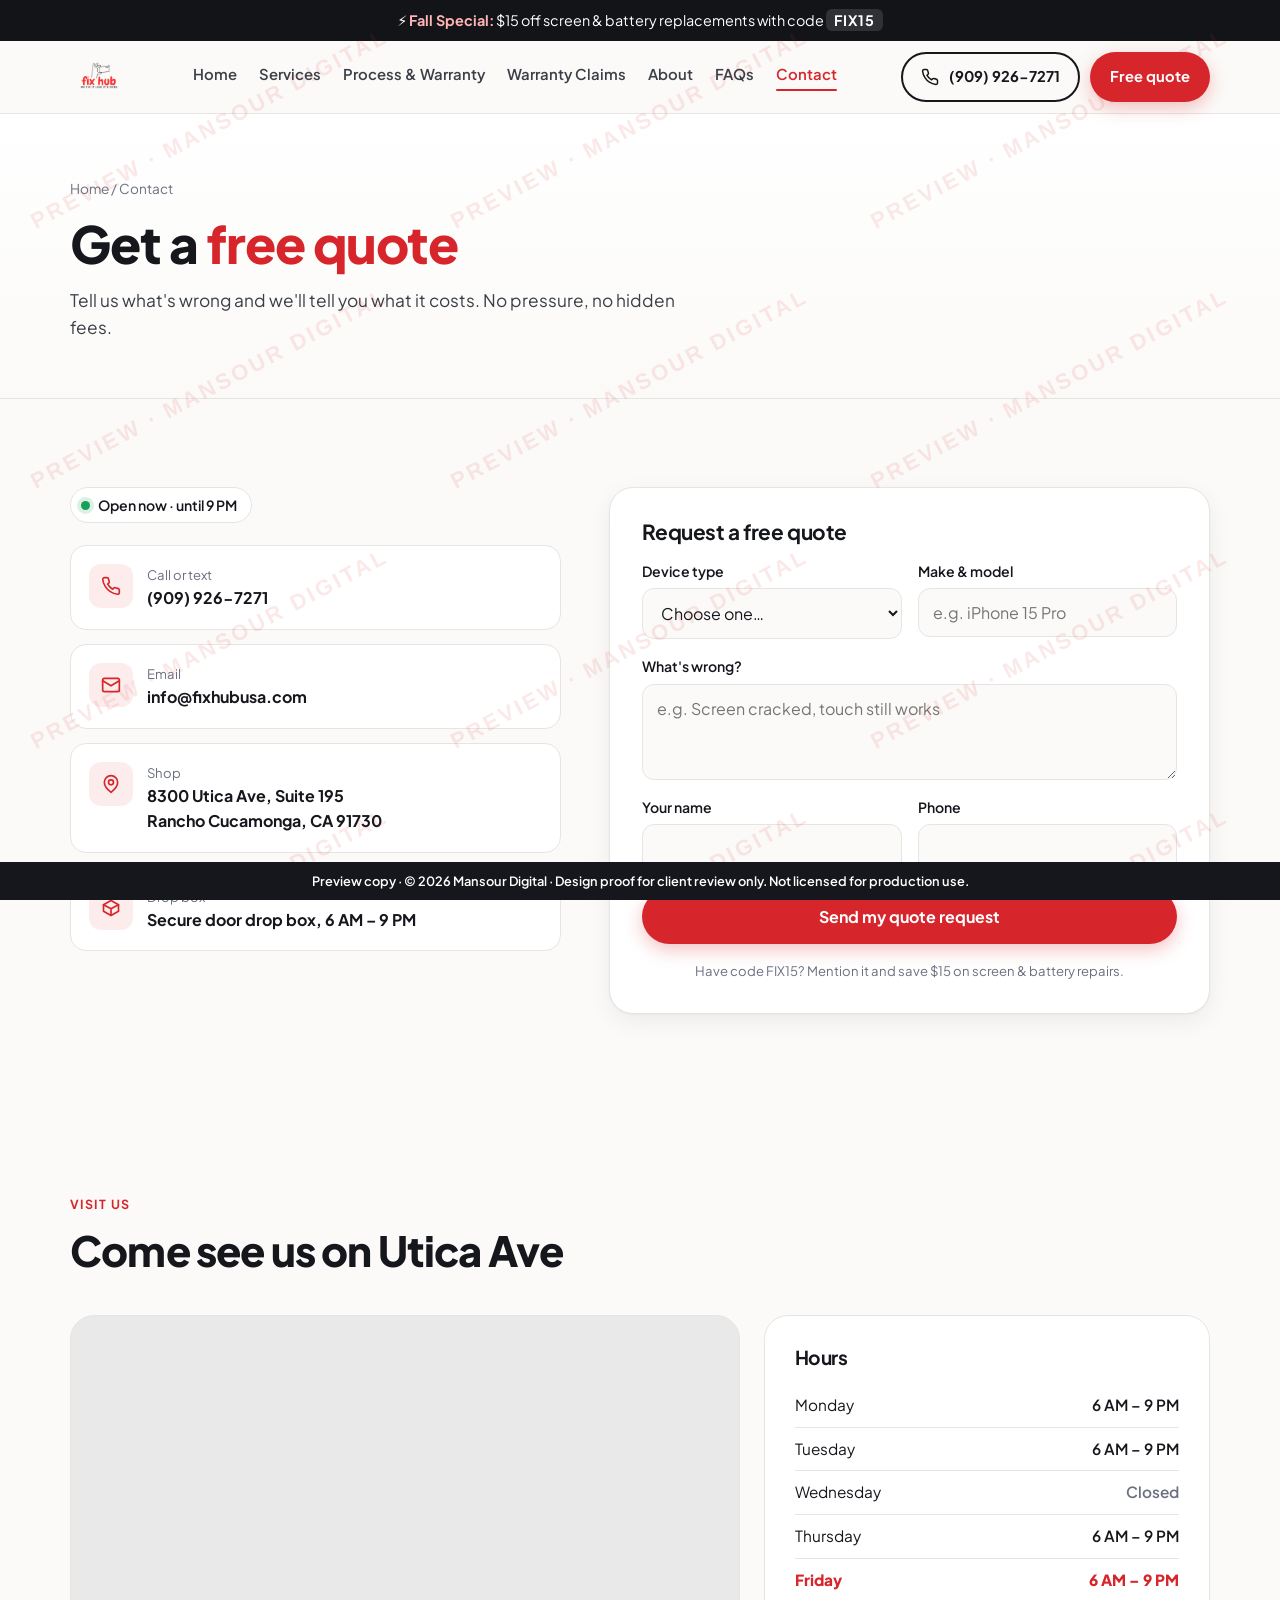
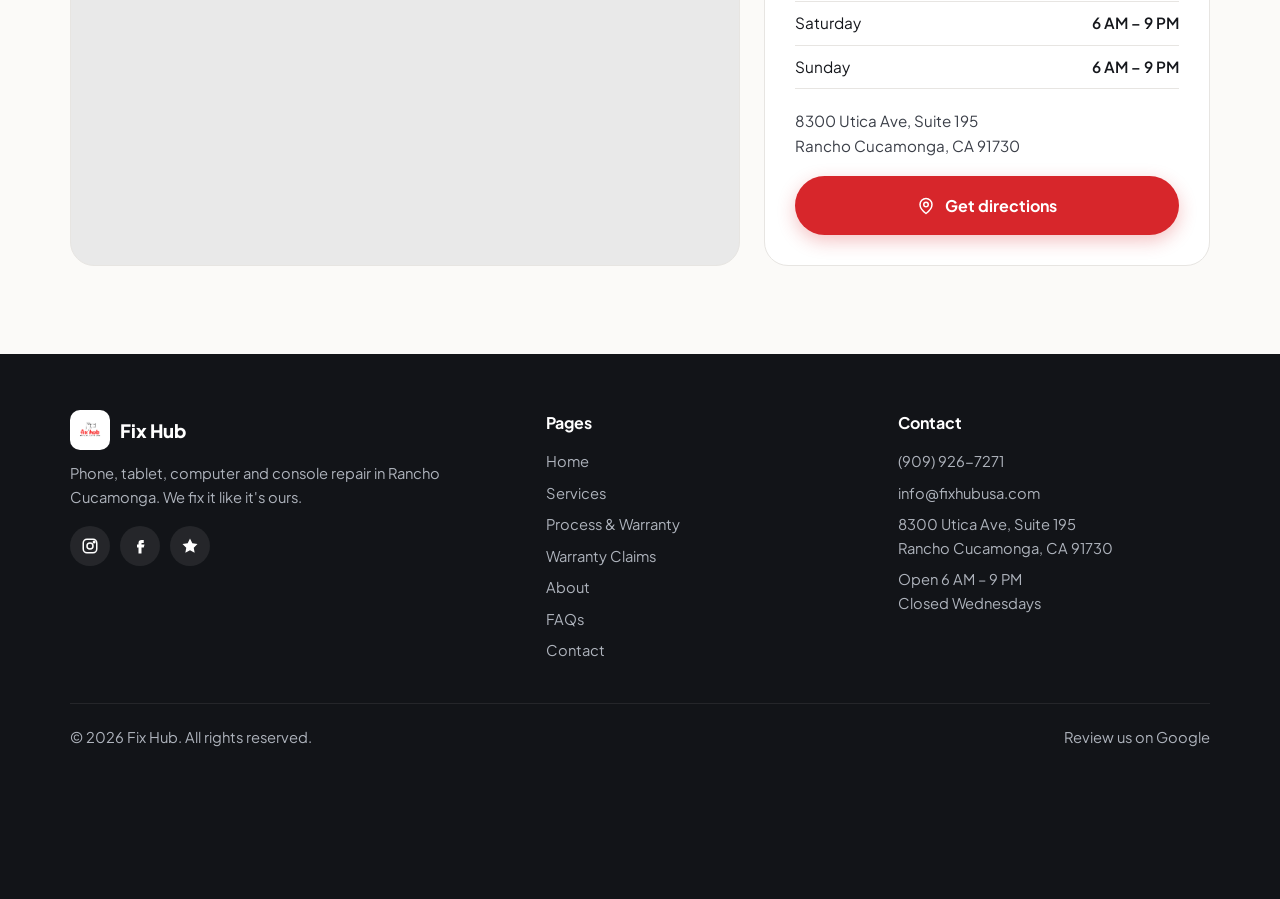
<file: contact.html>
<!doctype html>
<html lang="en">
<head>
<meta charset="utf-8">
<meta name="robots" content="noindex,nofollow">
<meta name="viewport" content="width=device-width, initial-scale=1">
<title>Preview · Contact &amp; Free Quote | Fix Hub Rancho Cucamonga</title>
<meta name="description" content="Call (909) 926-7271 or request a free repair quote. 8300 Utica Ave, Suite 195, Rancho Cucamonga. Open 6 AM – 9 PM, closed Wednesdays.">
<link rel="icon" href="logo.png">
<link rel="preconnect" href="https://fonts.googleapis.com">
<link rel="preconnect" href="https://fonts.gstatic.com" crossorigin>
<link href="https://fonts.googleapis.com/css2?family=Plus+Jakarta+Sans:wght@400;500;600;700;800&display=swap" rel="stylesheet">
<link rel="stylesheet" href="styles.css">

</head>
<body>
<!-- ICON SPRITE -->
<svg width="0" height="0" style="position:absolute" aria-hidden="true">
  <symbol id="i-phone" viewBox="0 0 24 24" fill="none" stroke="currentColor" stroke-width="2" stroke-linecap="round" stroke-linejoin="round"><path d="M22 16.9v3a2 2 0 0 1-2.2 2 19.8 19.8 0 0 1-8.6-3.1 19.5 19.5 0 0 1-6-6A19.8 19.8 0 0 1 2.1 4.2 2 2 0 0 1 4.1 2h3a2 2 0 0 1 2 1.7c.1.9.4 1.8.7 2.7a2 2 0 0 1-.5 2.1L8 9.8a16 16 0 0 0 6 6l1.3-1.3a2 2 0 0 1 2.1-.4c.9.3 1.8.6 2.7.7a2 2 0 0 1 1.7 2z"/></symbol>
  <symbol id="i-shield" viewBox="0 0 24 24" fill="none" stroke="currentColor" stroke-width="2" stroke-linecap="round" stroke-linejoin="round"><path d="M12 22s8-4 8-10V5l-8-3-8 3v7c0 6 8 10 8 10z"/><path d="m9 12 2 2 4-4"/></symbol>
  <symbol id="i-walk" viewBox="0 0 24 24" fill="none" stroke="currentColor" stroke-width="2" stroke-linecap="round" stroke-linejoin="round"><path d="M3 9h18v11a1 1 0 0 1-1 1H4a1 1 0 0 1-1-1z"/><path d="M3 9 5 3h14l2 6"/><path d="M10 21v-6h4v6"/></symbol>
  <symbol id="i-car" viewBox="0 0 24 24" fill="none" stroke="currentColor" stroke-width="2" stroke-linecap="round" stroke-linejoin="round"><path d="M5 17H3v-5l2-5h11l4 5h1v5h-2"/><circle cx="7.5" cy="17.5" r="2"/><circle cx="16.5" cy="17.5" r="2"/><path d="M9.5 17h5"/></symbol>
  <symbol id="i-box" viewBox="0 0 24 24" fill="none" stroke="currentColor" stroke-width="2" stroke-linecap="round" stroke-linejoin="round"><path d="M21 8 12 3 3 8v8l9 5 9-5z"/><path d="m3 8 9 5 9-5M12 13v8"/></symbol>
  <symbol id="i-clock" viewBox="0 0 24 24" fill="none" stroke="currentColor" stroke-width="2" stroke-linecap="round" stroke-linejoin="round"><circle cx="12" cy="12" r="10"/><path d="M12 6v6l4 2"/></symbol>
  <symbol id="i-lock" viewBox="0 0 24 24" fill="none" stroke="currentColor" stroke-width="2" stroke-linecap="round" stroke-linejoin="round"><rect x="4" y="11" width="16" height="10" rx="2"/><path d="M8 11V7a4 4 0 0 1 8 0v4"/></symbol>
  <symbol id="i-check" viewBox="0 0 24 24" fill="none" stroke="currentColor" stroke-width="2.4" stroke-linecap="round" stroke-linejoin="round"><circle cx="12" cy="12" r="10"/><path d="m8 12 3 3 5-6"/></symbol>
  <symbol id="i-x" viewBox="0 0 24 24" fill="none" stroke="currentColor" stroke-width="2" stroke-linecap="round" stroke-linejoin="round"><circle cx="12" cy="12" r="10"/><path d="m15 9-6 6M9 9l6 6"/></symbol>
  <symbol id="i-pin" viewBox="0 0 24 24" fill="none" stroke="currentColor" stroke-width="2" stroke-linecap="round" stroke-linejoin="round"><path d="M20 10c0 6-8 12-8 12S4 16 4 10a8 8 0 0 1 16 0z"/><circle cx="12" cy="10" r="3"/></symbol>
  <symbol id="i-mail" viewBox="0 0 24 24" fill="none" stroke="currentColor" stroke-width="2" stroke-linecap="round" stroke-linejoin="round"><rect x="2" y="4" width="20" height="16" rx="2"/><path d="m22 7-10 6L2 7"/></symbol>
  <symbol id="i-quote" viewBox="0 0 24 24" fill="none" stroke="currentColor" stroke-width="2" stroke-linecap="round" stroke-linejoin="round"><path d="M14 2H6a2 2 0 0 0-2 2v16a2 2 0 0 0 2 2h12a2 2 0 0 0 2-2V8z"/><path d="M14 2v6h6M8 13h8M8 17h5"/></symbol>
  <symbol id="i-bolt" viewBox="0 0 24 24" fill="none" stroke="currentColor" stroke-width="2" stroke-linecap="round" stroke-linejoin="round"><path d="M13 2 3 14h9l-1 8 10-12h-9z"/></symbol>
  <symbol id="i-ig" viewBox="0 0 24 24" fill="none" stroke="currentColor" stroke-width="2"><rect x="3" y="3" width="18" height="18" rx="5"/><circle cx="12" cy="12" r="4"/><circle cx="17.5" cy="6.5" r="1" fill="currentColor"/></symbol>
  <symbol id="i-fb" viewBox="0 0 24 24" fill="currentColor"><path d="M14 8h3V4h-3a4 4 0 0 0-4 4v2H8v4h2v8h4v-8h3l1-4h-4V8.5c0-.3.2-.5.5-.5z"/></symbol>
  <symbol id="i-star" viewBox="0 0 24 24" fill="currentColor"><path d="m12 2 3.1 6.3 6.9 1-5 4.9 1.2 6.8L12 17.8 5.8 21l1.2-6.8-5-4.9 6.9-1z"/></symbol>
</svg>

<div class="promo">⚡ <b>Fall Special:</b> $15 off screen &amp; battery replacements with code <code>FIX15</code></div>

<header>
  <div class="wrap nav">
    <a href="index.html" class="logo" aria-label="Fix Hub home"><img src="logo.png" alt="Fix Hub logo"></a>
    <nav class="nav-links" id="navLinks">
      <a href="index.html">Home</a>
      <a href="services.html">Services</a>
      <a href="process-warranty.html">Process &amp; Warranty</a>
      <a href="warranty-claims.html">Warranty Claims</a>
      <a href="about.html">About</a>
      <a href="faqs.html">FAQs</a>
      <a href="contact.html" class="active" aria-current="page">Contact</a>
    </nav>
    <div class="nav-cta">
      <a href="tel:+19099267271" class="btn btn-ghost"><svg><use href="#i-phone"/></svg>(909) 926-7271</a>
      <a href="contact.html#quote" class="btn btn-red">Free quote</a>
    </div>
    <button class="menu-btn" aria-label="Open menu" aria-expanded="false" id="menuBtn"><span></span><span></span><span></span></button>
  </div>
</header>

<main>
<section class="page-hero"><div class="wrap">
  <div class="crumbs"><a href="index.html">Home</a> / Contact</div>
  <h1>Get a <em>free quote</em></h1>
  <p class="lead">Tell us what's wrong and we'll tell you what it costs. No pressure, no hidden fees.</p>
  
</div></section>
<section id="quote"><div class="wrap contact-grid">
  <div class="reveal">
    <div class="status" data-status><span class="dot"></span><span class="txt">8300 Utica Ave, Suite 195</span></div>
    <div class="info-cards">
      <div class="info-card"><div class="ic"><svg><use href="#i-phone"/></svg></div><div><small>Call or text</small><a href="tel:+19099267271"><b>(909) 926-7271</b></a></div></div>
      <div class="info-card"><div class="ic"><svg><use href="#i-mail"/></svg></div><div><small>Email</small><a href="mailto:info@fixhubusa.com"><b>info@fixhubusa.com</b></a></div></div>
      <div class="info-card"><div class="ic"><svg><use href="#i-pin"/></svg></div><div><small>Shop</small><a href="https://www.google.com/maps/dir/?api=1&destination=Fix+Hub+8300+Utica+Ave+Suite+195+Rancho+Cucamonga+CA+91730" target="_blank" rel="noopener"><b>8300 Utica Ave, Suite 195<br>Rancho Cucamonga, CA 91730</b></a></div></div>
      <div class="info-card"><div class="ic"><svg><use href="#i-box"/></svg></div><div><small>Drop box</small><b>Secure door drop box, 6 AM – 9 PM</b></div></div>
    </div>
  </div>
  <div class="reveal"><form class="form-light" data-mailto="info@fixhubusa.com" data-subject="Quote request from website">
  <h3>Request a free quote</h3>
  <div class="field">
    <label for="f-device">Device type</label>
    <select id="f-device" required>
      <option value="">Choose one…</option>
      <option>Phone</option><option>Tablet</option><option>Laptop / Computer</option><option>Game Console</option><option>Smart Watch</option><option>Data recovery / Board repair</option><option>Mobile repair (come to me)</option>
    </select>
  </div>
  <div class="field"><label for="f-model">Make &amp; model</label><input id="f-model" placeholder="e.g. iPhone 15 Pro" required></div>
  <div class="field full"><label for="f-issue">What's wrong?</label><textarea id="f-issue" placeholder="e.g. Screen cracked, touch still works" required></textarea></div>
  <div class="field"><label for="f-name">Your name</label><input id="f-name" autocomplete="name" required></div>
  <div class="field"><label for="f-phone">Phone</label><input id="f-phone" type="tel" autocomplete="tel" required></div>
  <button class="btn btn-red" type="submit">Send my quote request</button>
  <div class="form-ok">Your email app should open with your request filled in — just hit send. Or call us at (909) 926-7271.</div>
  <p class="fine">Have code FIX15? Mention it and save $15 on screen &amp; battery repairs.</p>
</form></div>
</div></section>
<section id="visit"><div class="wrap">
  <div class="reveal"><span class="eyebrow">Visit us</span><h2>Come see us on Utica Ave</h2></div>
  <div class="visit-grid">
    <div class="map reveal"><iframe loading="lazy" title="Map to Fix Hub" src="https://www.google.com/maps?q=Fix+Hub+8300+Utica+Ave+Suite+195+Rancho+Cucamonga+CA+91730&output=embed"></iframe></div>
    <div class="hours reveal">
  <h3>Hours</h3>
  <table class="hours-table">
    <tr data-d="1"><td>Monday</td><td>6 AM – 9 PM</td></tr>
    <tr data-d="2"><td>Tuesday</td><td>6 AM – 9 PM</td></tr>
    <tr data-d="3" class="closed"><td>Wednesday</td><td>Closed</td></tr>
    <tr data-d="4"><td>Thursday</td><td>6 AM – 9 PM</td></tr>
    <tr data-d="5"><td>Friday</td><td>6 AM – 9 PM</td></tr>
    <tr data-d="6"><td>Saturday</td><td>6 AM – 9 PM</td></tr>
    <tr data-d="0"><td>Sunday</td><td>6 AM – 9 PM</td></tr>
  </table>
  <p class="addr">8300 Utica Ave, Suite 195<br>Rancho Cucamonga, CA 91730</p>
  <a class="btn btn-red" href="https://www.google.com/maps/dir/?api=1&destination=Fix+Hub+8300+Utica+Ave+Suite+195+Rancho+Cucamonga+CA+91730" target="_blank" rel="noopener"><svg><use href="#i-pin"/></svg>Get directions</a>
</div>
  </div>
</div></section>

</main>

<footer>
  <div class="wrap">
    <div class="foot">
      <div>
        <div class="logo"><img src="logo.png" alt="" style="height:40px">Fix Hub</div>
        <p>Phone, tablet, computer and console repair in Rancho Cucamonga. We fix it like it's ours.</p>
        <div class="social">
          <a href="https://www.instagram.com/fixhubusa/" target="_blank" rel="noopener" aria-label="Instagram"><svg><use href="#i-ig"/></svg></a>
          <a href="https://www.facebook.com/profile.php?id=100093130763877" target="_blank" rel="noopener" aria-label="Facebook"><svg><use href="#i-fb"/></svg></a>
          <a href="https://www.yelp.com/biz/fix-hub-ontario-5" target="_blank" rel="noopener" aria-label="Yelp"><svg><use href="#i-star"/></svg></a>
        </div>
      </div>
      <div>
        <h4>Pages</h4>
        <ul><li><a href="index.html">Home</a></li><li><a href="services.html">Services</a></li><li><a href="process-warranty.html">Process &amp; Warranty</a></li><li><a href="warranty-claims.html">Warranty Claims</a></li><li><a href="about.html">About</a></li><li><a href="faqs.html">FAQs</a></li><li><a href="contact.html">Contact</a></li></ul>
      </div>
      <div>
        <h4>Contact</h4>
        <ul><li><a href="tel:+19099267271">(909) 926-7271</a></li><li><a href="mailto:info@fixhubusa.com">info@fixhubusa.com</a></li><li><a href="https://www.google.com/maps/dir/?api=1&destination=Fix+Hub+8300+Utica+Ave+Suite+195+Rancho+Cucamonga+CA+91730" target="_blank" rel="noopener">8300 Utica Ave, Suite 195<br>Rancho Cucamonga, CA 91730</a></li><li>Open 6 AM – 9 PM<br>Closed Wednesdays</li></ul>
      </div>
    </div>
    <div class="copy"><span>© <span data-year>2026</span> Fix Hub. All rights reserved.</span><span><a href="https://www.google.com/maps/place/Fix+Hub+-+Phone,+Tablet+%26+Computer+Repair/@34.1025496,-117.574492,17z/data=!4m6!3m5!1s0x80c33563ac42d915:0xd93e546451506d1b!8m2!3d34.1025496!4d-117.5719171" target="_blank" rel="noopener">Review us on Google</a></span></div>
  </div>
</footer>

<nav class="mbar" aria-label="Quick actions">
  <a href="tel:+19099267271" class="primary"><svg><use href="#i-phone"/></svg>Call</a>
  <a href="contact.html#quote"><svg><use href="#i-quote"/></svg>Quote</a>
  <a href="https://www.google.com/maps/dir/?api=1&destination=Fix+Hub+8300+Utica+Ave+Suite+195+Rancho+Cucamonga+CA+91730" target="_blank" rel="noopener"><svg><use href="#i-pin"/></svg>Directions</a>
</nav>

<script src="site.js"></script>

<div class="pv-mark" aria-hidden="true"></div>
<div class="pv-banner">Preview copy · © 2026 Mansour Digital · Design proof for client review only. Not licensed for production use.</div>
</body>
</html>
</file>
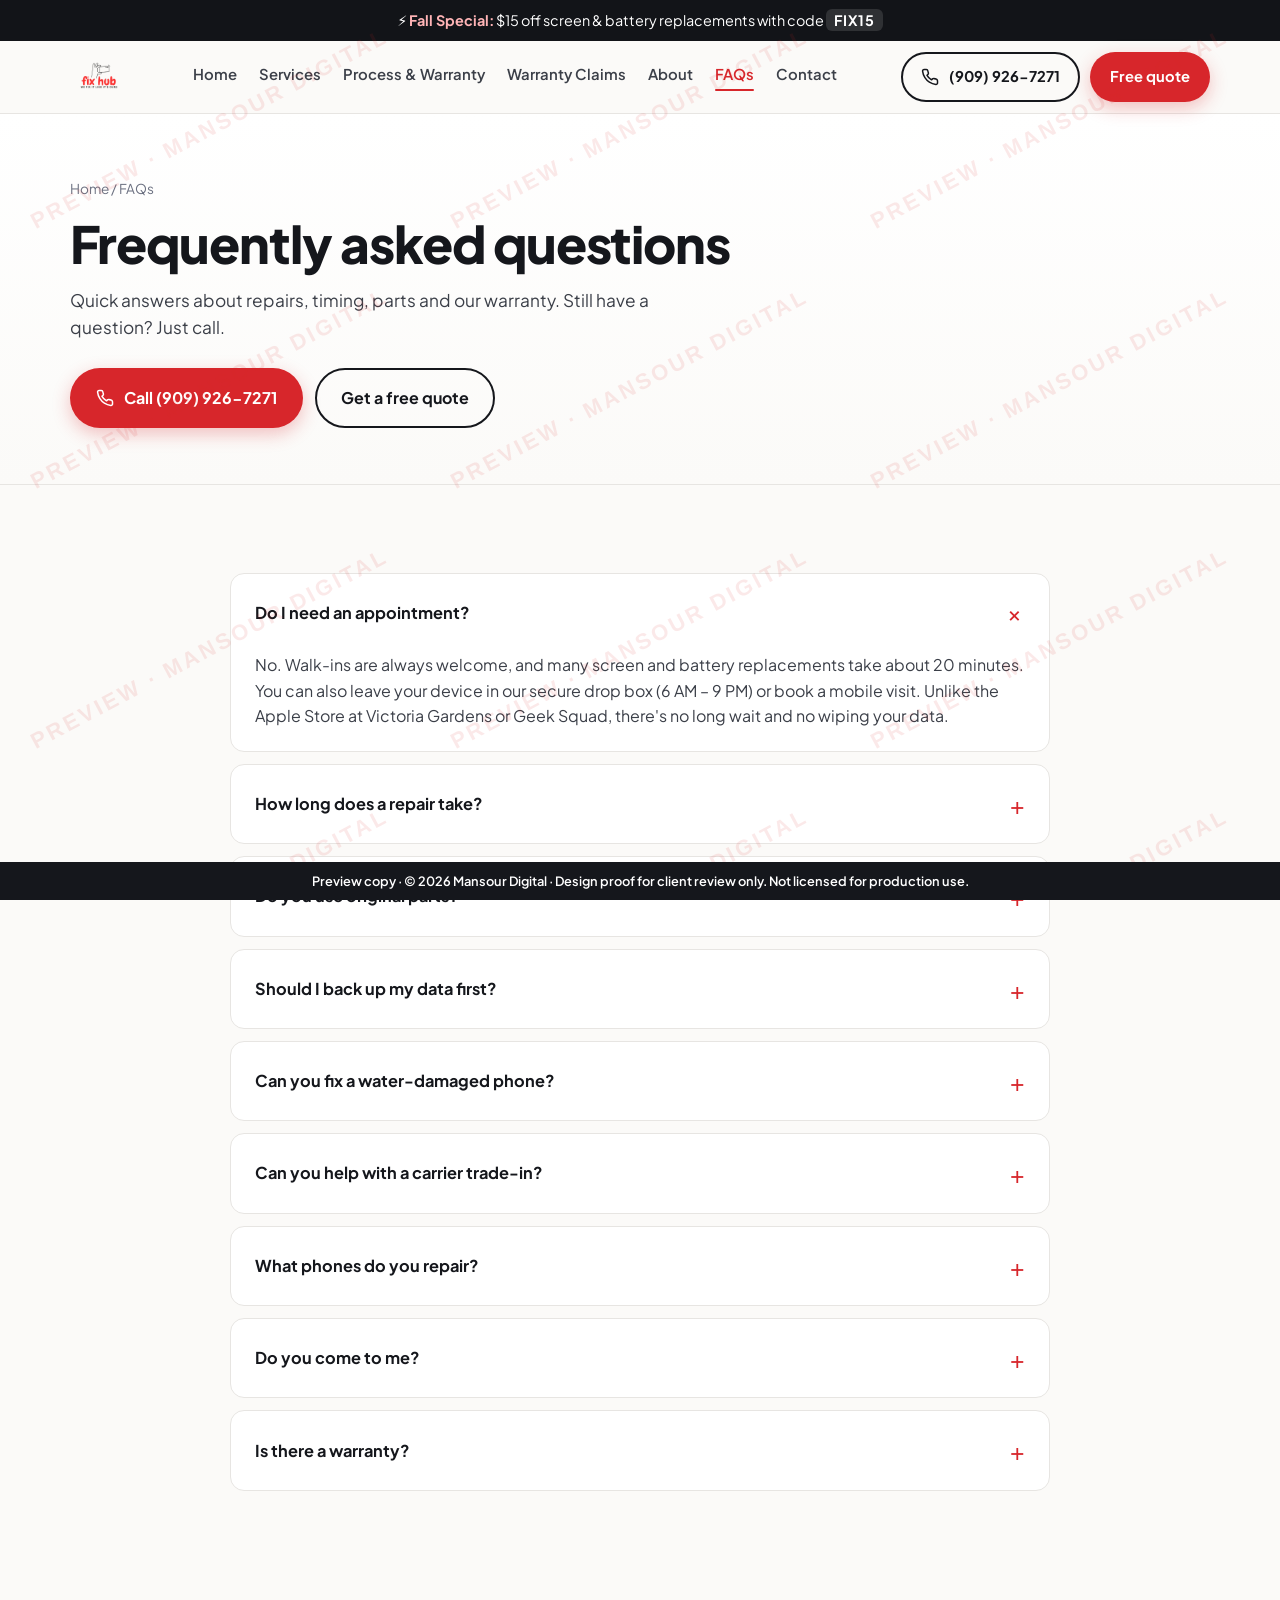
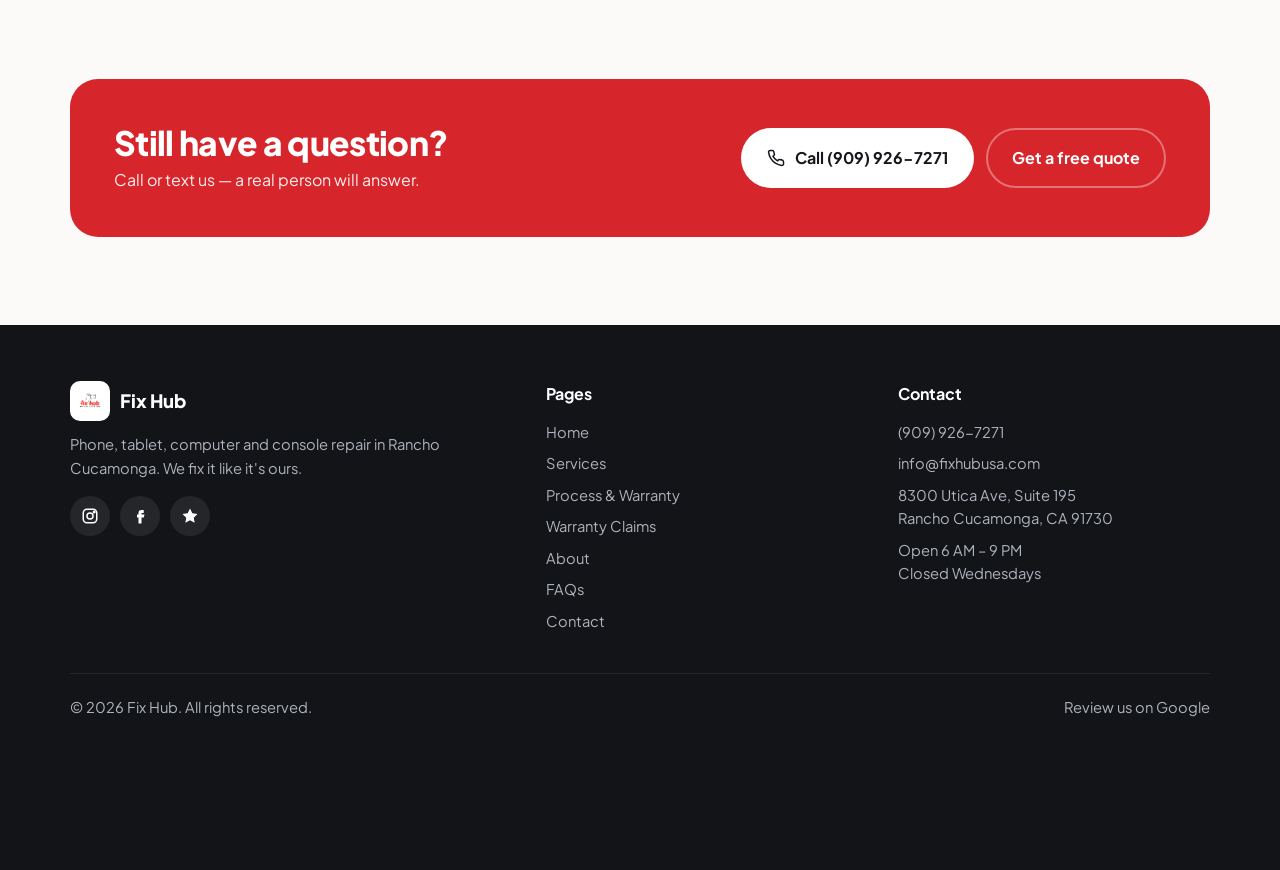
<file: faqs.html>
<!doctype html>
<html lang="en">
<head>
<meta charset="utf-8">
<meta name="robots" content="noindex,nofollow">
<meta name="viewport" content="width=device-width, initial-scale=1">
<title>Preview · FAQs | Fix Hub Rancho Cucamonga</title>
<meta name="description" content="Answers about walk-ins, repair times, parts, data, water damage, carrier trade-ins and the Fix Hub 60-day warranty.">
<link rel="icon" href="logo.png">
<link rel="preconnect" href="https://fonts.googleapis.com">
<link rel="preconnect" href="https://fonts.gstatic.com" crossorigin>
<link href="https://fonts.googleapis.com/css2?family=Plus+Jakarta+Sans:wght@400;500;600;700;800&display=swap" rel="stylesheet">
<link rel="stylesheet" href="styles.css">

</head>
<body>
<!-- ICON SPRITE -->
<svg width="0" height="0" style="position:absolute" aria-hidden="true">
  <symbol id="i-phone" viewBox="0 0 24 24" fill="none" stroke="currentColor" stroke-width="2" stroke-linecap="round" stroke-linejoin="round"><path d="M22 16.9v3a2 2 0 0 1-2.2 2 19.8 19.8 0 0 1-8.6-3.1 19.5 19.5 0 0 1-6-6A19.8 19.8 0 0 1 2.1 4.2 2 2 0 0 1 4.1 2h3a2 2 0 0 1 2 1.7c.1.9.4 1.8.7 2.7a2 2 0 0 1-.5 2.1L8 9.8a16 16 0 0 0 6 6l1.3-1.3a2 2 0 0 1 2.1-.4c.9.3 1.8.6 2.7.7a2 2 0 0 1 1.7 2z"/></symbol>
  <symbol id="i-shield" viewBox="0 0 24 24" fill="none" stroke="currentColor" stroke-width="2" stroke-linecap="round" stroke-linejoin="round"><path d="M12 22s8-4 8-10V5l-8-3-8 3v7c0 6 8 10 8 10z"/><path d="m9 12 2 2 4-4"/></symbol>
  <symbol id="i-walk" viewBox="0 0 24 24" fill="none" stroke="currentColor" stroke-width="2" stroke-linecap="round" stroke-linejoin="round"><path d="M3 9h18v11a1 1 0 0 1-1 1H4a1 1 0 0 1-1-1z"/><path d="M3 9 5 3h14l2 6"/><path d="M10 21v-6h4v6"/></symbol>
  <symbol id="i-car" viewBox="0 0 24 24" fill="none" stroke="currentColor" stroke-width="2" stroke-linecap="round" stroke-linejoin="round"><path d="M5 17H3v-5l2-5h11l4 5h1v5h-2"/><circle cx="7.5" cy="17.5" r="2"/><circle cx="16.5" cy="17.5" r="2"/><path d="M9.5 17h5"/></symbol>
  <symbol id="i-box" viewBox="0 0 24 24" fill="none" stroke="currentColor" stroke-width="2" stroke-linecap="round" stroke-linejoin="round"><path d="M21 8 12 3 3 8v8l9 5 9-5z"/><path d="m3 8 9 5 9-5M12 13v8"/></symbol>
  <symbol id="i-clock" viewBox="0 0 24 24" fill="none" stroke="currentColor" stroke-width="2" stroke-linecap="round" stroke-linejoin="round"><circle cx="12" cy="12" r="10"/><path d="M12 6v6l4 2"/></symbol>
  <symbol id="i-lock" viewBox="0 0 24 24" fill="none" stroke="currentColor" stroke-width="2" stroke-linecap="round" stroke-linejoin="round"><rect x="4" y="11" width="16" height="10" rx="2"/><path d="M8 11V7a4 4 0 0 1 8 0v4"/></symbol>
  <symbol id="i-check" viewBox="0 0 24 24" fill="none" stroke="currentColor" stroke-width="2.4" stroke-linecap="round" stroke-linejoin="round"><circle cx="12" cy="12" r="10"/><path d="m8 12 3 3 5-6"/></symbol>
  <symbol id="i-x" viewBox="0 0 24 24" fill="none" stroke="currentColor" stroke-width="2" stroke-linecap="round" stroke-linejoin="round"><circle cx="12" cy="12" r="10"/><path d="m15 9-6 6M9 9l6 6"/></symbol>
  <symbol id="i-pin" viewBox="0 0 24 24" fill="none" stroke="currentColor" stroke-width="2" stroke-linecap="round" stroke-linejoin="round"><path d="M20 10c0 6-8 12-8 12S4 16 4 10a8 8 0 0 1 16 0z"/><circle cx="12" cy="10" r="3"/></symbol>
  <symbol id="i-mail" viewBox="0 0 24 24" fill="none" stroke="currentColor" stroke-width="2" stroke-linecap="round" stroke-linejoin="round"><rect x="2" y="4" width="20" height="16" rx="2"/><path d="m22 7-10 6L2 7"/></symbol>
  <symbol id="i-quote" viewBox="0 0 24 24" fill="none" stroke="currentColor" stroke-width="2" stroke-linecap="round" stroke-linejoin="round"><path d="M14 2H6a2 2 0 0 0-2 2v16a2 2 0 0 0 2 2h12a2 2 0 0 0 2-2V8z"/><path d="M14 2v6h6M8 13h8M8 17h5"/></symbol>
  <symbol id="i-bolt" viewBox="0 0 24 24" fill="none" stroke="currentColor" stroke-width="2" stroke-linecap="round" stroke-linejoin="round"><path d="M13 2 3 14h9l-1 8 10-12h-9z"/></symbol>
  <symbol id="i-ig" viewBox="0 0 24 24" fill="none" stroke="currentColor" stroke-width="2"><rect x="3" y="3" width="18" height="18" rx="5"/><circle cx="12" cy="12" r="4"/><circle cx="17.5" cy="6.5" r="1" fill="currentColor"/></symbol>
  <symbol id="i-fb" viewBox="0 0 24 24" fill="currentColor"><path d="M14 8h3V4h-3a4 4 0 0 0-4 4v2H8v4h2v8h4v-8h3l1-4h-4V8.5c0-.3.2-.5.5-.5z"/></symbol>
  <symbol id="i-star" viewBox="0 0 24 24" fill="currentColor"><path d="m12 2 3.1 6.3 6.9 1-5 4.9 1.2 6.8L12 17.8 5.8 21l1.2-6.8-5-4.9 6.9-1z"/></symbol>
</svg>

<div class="promo">⚡ <b>Fall Special:</b> $15 off screen &amp; battery replacements with code <code>FIX15</code></div>

<header>
  <div class="wrap nav">
    <a href="index.html" class="logo" aria-label="Fix Hub home"><img src="logo.png" alt="Fix Hub logo"></a>
    <nav class="nav-links" id="navLinks">
      <a href="index.html">Home</a>
      <a href="services.html">Services</a>
      <a href="process-warranty.html">Process &amp; Warranty</a>
      <a href="warranty-claims.html">Warranty Claims</a>
      <a href="about.html">About</a>
      <a href="faqs.html" class="active" aria-current="page">FAQs</a>
      <a href="contact.html">Contact</a>
    </nav>
    <div class="nav-cta">
      <a href="tel:+19099267271" class="btn btn-ghost"><svg><use href="#i-phone"/></svg>(909) 926-7271</a>
      <a href="contact.html#quote" class="btn btn-red">Free quote</a>
    </div>
    <button class="menu-btn" aria-label="Open menu" aria-expanded="false" id="menuBtn"><span></span><span></span><span></span></button>
  </div>
</header>

<main>
<section class="page-hero"><div class="wrap">
  <div class="crumbs"><a href="index.html">Home</a> / FAQs</div>
  <h1>Frequently asked questions</h1>
  <p class="lead">Quick answers about repairs, timing, parts and our warranty. Still have a question? Just call.</p>
  <div class="hero-ctas"><a href="tel:+19099267271" class="btn btn-red"><svg><use href="#i-phone"/></svg>Call (909) 926-7271</a><a href="contact.html#quote" class="btn btn-ghost">Get a free quote</a></div>
</div></section>
<section><div class="wrap"><div class="faq-wrap" style="margin-top:0">
  <details open><summary>Do I need an appointment?</summary><div class="ans">No. Walk-ins are always welcome, and many screen and battery replacements take about 20 minutes. You can also leave your device in our secure drop box (6 AM – 9 PM) or book a mobile visit. Unlike the Apple Store at Victoria Gardens or Geek Squad, there's no long wait and no wiping your data.</div></details><details><summary>How long does a repair take?</summary><div class="ans">Most screen and battery repairs take 20–90 minutes. Bigger jobs like water damage or motherboard repair usually take 1–3 business days, depending on parts and how bad the damage is.</div></details><details><summary>Do you use original parts?</summary><div class="ans">We use genuine OEM parts whenever they're available, along with premium Soft OLED screens. For some older or rare models we also offer high-quality aftermarket parts as a lower-cost option. We'll always tell you which part we're using before we start.</div></details><details><summary>Should I back up my data first?</summary><div class="ans">It's always a good idea if your phone still turns on, but most repairs don't touch your data — your photos and apps stay where they are. If your device won't power on, bring it in and we'll do everything we can to save your data.</div></details><details><summary>Can you fix a water-damaged phone?</summary><div class="ans">Often, yes — but act fast. Don't charge it or try to turn it on. Bring it in as soon as possible and we'll run a diagnostic to see what can be saved.</div></details><details><summary>Can you help with a carrier trade-in?</summary><div class="ans">Yes. AT&amp;T, Verizon, T-Mobile, Spectrum, Xfinity, Cricket, Metro and Boost all require a working phone for full trade-in credit. We fix screens and batteries on the spot, transfer your data to your new phone, and safely wipe the old one.</div></details><details><summary>What phones do you repair?</summary><div class="ans">Most major brands: Apple, Samsung (including Fold and Flip), Google Pixel, OnePlus, Motorola, Huawei and more. Not sure about yours? Call or send a quote request with your make and model.</div></details><details><summary>Do you come to me?</summary><div class="ans">Yes. Our mobile repair service comes to homes and offices around Rancho Cucamonga for screens, batteries and minor hardware fixes — with the same 60-day warranty as the shop.</div></details><details><summary>Is there a warranty?</summary><div class="ans">Yes. Every repair comes with a 60-day warranty on parts and labor. It doesn't cover new physical or liquid damage after the repair. <a href="process-warranty.html#warranty" style="color:var(--red);font-weight:700">See full warranty details</a>.</div></details>
</div></div></section><section><div class="wrap"><div class="cta-strip reveal">
  <div><h2>Still have a question?</h2><p>Call or text us — a real person will answer.</p></div>
  <div class="btns"><a href="tel:+19099267271" class="btn btn-white"><svg><use href="#i-phone"/></svg>Call (909) 926-7271</a><a href="contact.html#quote" class="btn btn-outline-w">Get a free quote</a></div>
</div></div></section>
</main>

<footer>
  <div class="wrap">
    <div class="foot">
      <div>
        <div class="logo"><img src="logo.png" alt="" style="height:40px">Fix Hub</div>
        <p>Phone, tablet, computer and console repair in Rancho Cucamonga. We fix it like it's ours.</p>
        <div class="social">
          <a href="https://www.instagram.com/fixhubusa/" target="_blank" rel="noopener" aria-label="Instagram"><svg><use href="#i-ig"/></svg></a>
          <a href="https://www.facebook.com/profile.php?id=100093130763877" target="_blank" rel="noopener" aria-label="Facebook"><svg><use href="#i-fb"/></svg></a>
          <a href="https://www.yelp.com/biz/fix-hub-ontario-5" target="_blank" rel="noopener" aria-label="Yelp"><svg><use href="#i-star"/></svg></a>
        </div>
      </div>
      <div>
        <h4>Pages</h4>
        <ul><li><a href="index.html">Home</a></li><li><a href="services.html">Services</a></li><li><a href="process-warranty.html">Process &amp; Warranty</a></li><li><a href="warranty-claims.html">Warranty Claims</a></li><li><a href="about.html">About</a></li><li><a href="faqs.html">FAQs</a></li><li><a href="contact.html">Contact</a></li></ul>
      </div>
      <div>
        <h4>Contact</h4>
        <ul><li><a href="tel:+19099267271">(909) 926-7271</a></li><li><a href="mailto:info@fixhubusa.com">info@fixhubusa.com</a></li><li><a href="https://www.google.com/maps/dir/?api=1&destination=Fix+Hub+8300+Utica+Ave+Suite+195+Rancho+Cucamonga+CA+91730" target="_blank" rel="noopener">8300 Utica Ave, Suite 195<br>Rancho Cucamonga, CA 91730</a></li><li>Open 6 AM – 9 PM<br>Closed Wednesdays</li></ul>
      </div>
    </div>
    <div class="copy"><span>© <span data-year>2026</span> Fix Hub. All rights reserved.</span><span><a href="https://www.google.com/maps/place/Fix+Hub+-+Phone,+Tablet+%26+Computer+Repair/@34.1025496,-117.574492,17z/data=!4m6!3m5!1s0x80c33563ac42d915:0xd93e546451506d1b!8m2!3d34.1025496!4d-117.5719171" target="_blank" rel="noopener">Review us on Google</a></span></div>
  </div>
</footer>

<nav class="mbar" aria-label="Quick actions">
  <a href="tel:+19099267271" class="primary"><svg><use href="#i-phone"/></svg>Call</a>
  <a href="contact.html#quote"><svg><use href="#i-quote"/></svg>Quote</a>
  <a href="https://www.google.com/maps/dir/?api=1&destination=Fix+Hub+8300+Utica+Ave+Suite+195+Rancho+Cucamonga+CA+91730" target="_blank" rel="noopener"><svg><use href="#i-pin"/></svg>Directions</a>
</nav>

<script src="site.js"></script>

<div class="pv-mark" aria-hidden="true"></div>
<div class="pv-banner">Preview copy · © 2026 Mansour Digital · Design proof for client review only. Not licensed for production use.</div>
</body>
</html>
</file>
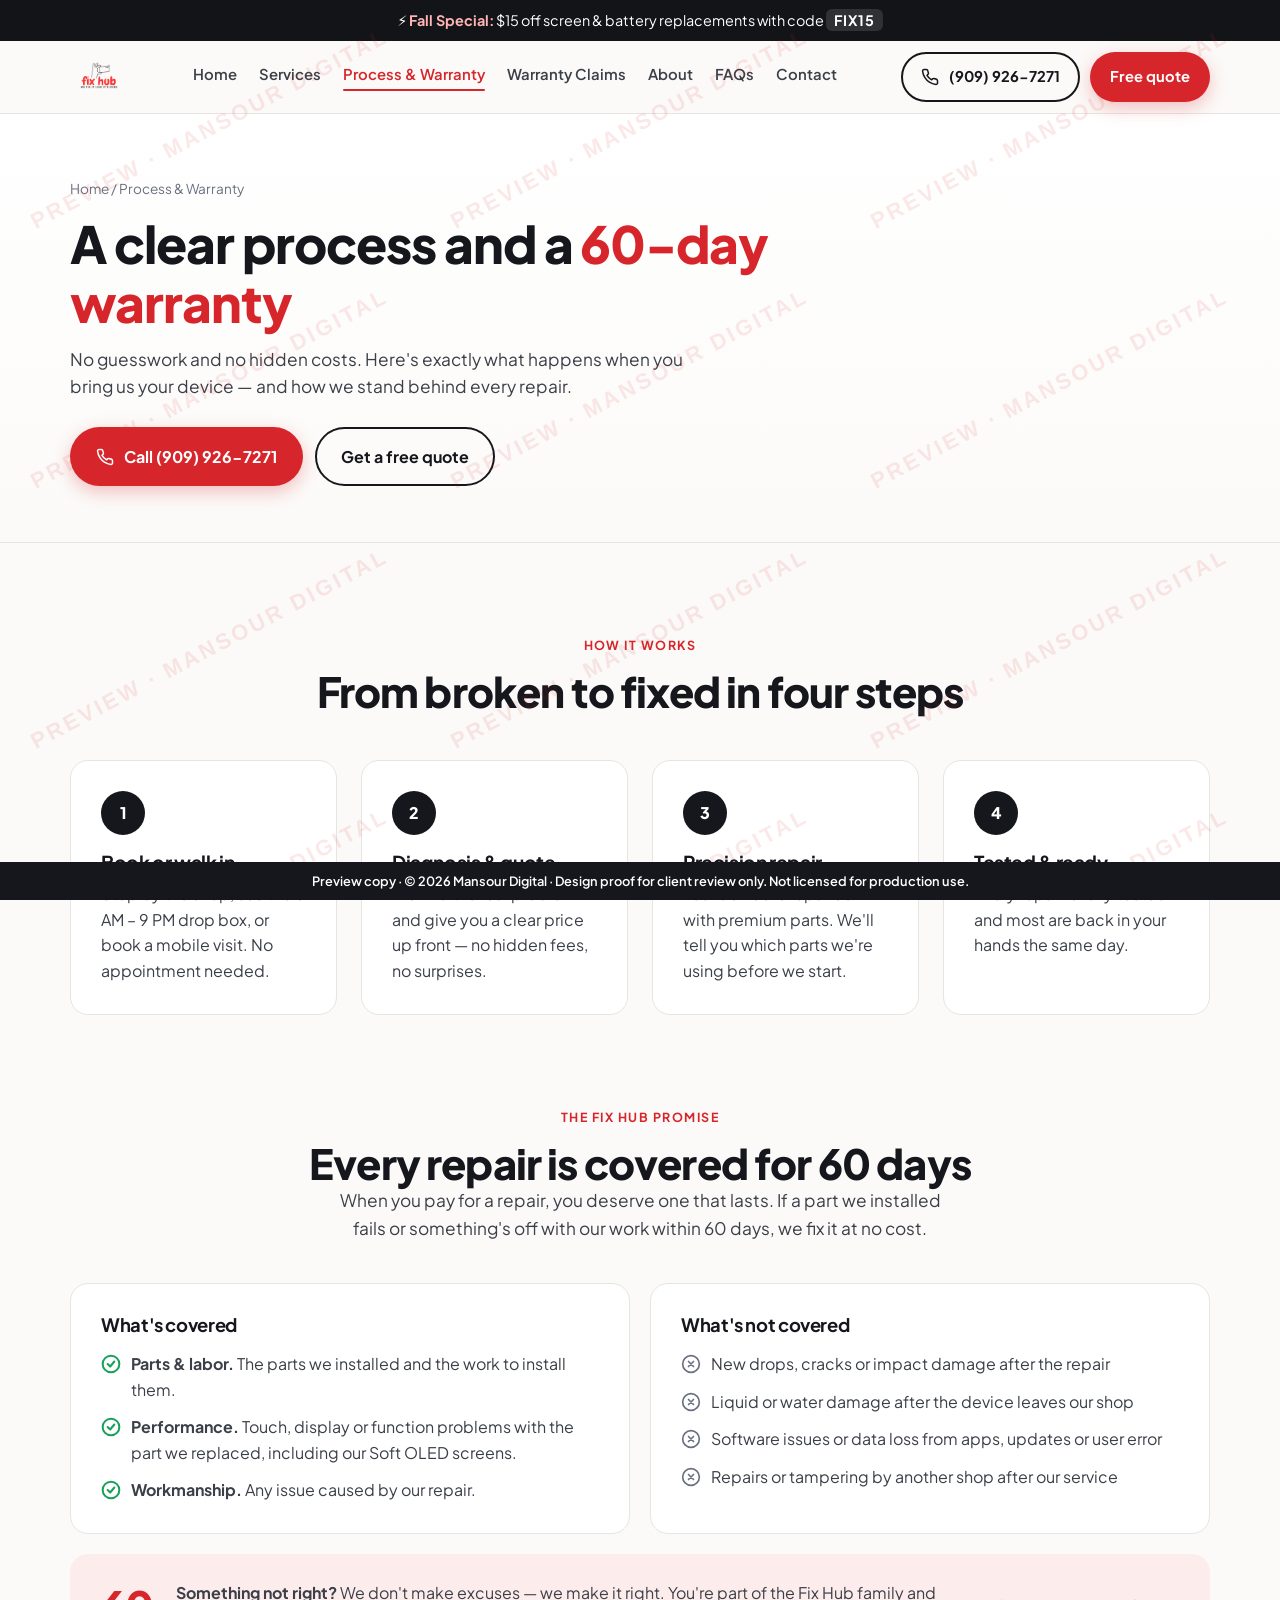
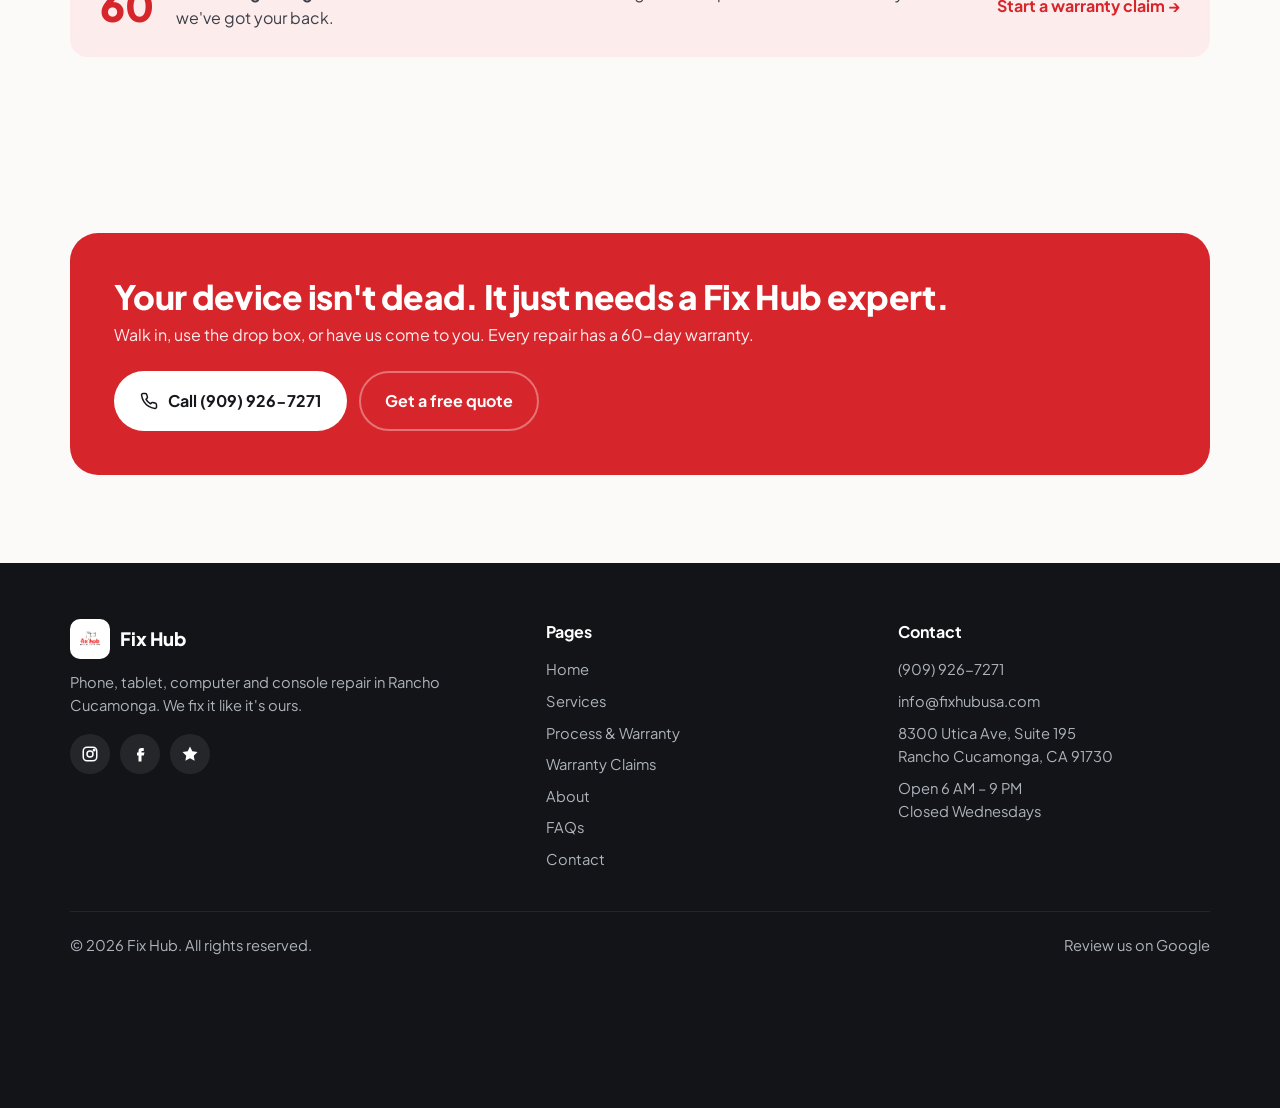
<file: process-warranty.html>
<!doctype html>
<html lang="en">
<head>
<meta charset="utf-8">
<meta name="robots" content="noindex,nofollow">
<meta name="viewport" content="width=device-width, initial-scale=1">
<title>Preview · Repair Process &amp; 60-Day Warranty | Fix Hub Rancho Cucamonga</title>
<meta name="description" content="How Fix Hub repairs work and what our 60-day parts and labor warranty covers.">
<link rel="icon" href="logo.png">
<link rel="preconnect" href="https://fonts.googleapis.com">
<link rel="preconnect" href="https://fonts.gstatic.com" crossorigin>
<link href="https://fonts.googleapis.com/css2?family=Plus+Jakarta+Sans:wght@400;500;600;700;800&display=swap" rel="stylesheet">
<link rel="stylesheet" href="styles.css">

</head>
<body>
<!-- ICON SPRITE -->
<svg width="0" height="0" style="position:absolute" aria-hidden="true">
  <symbol id="i-phone" viewBox="0 0 24 24" fill="none" stroke="currentColor" stroke-width="2" stroke-linecap="round" stroke-linejoin="round"><path d="M22 16.9v3a2 2 0 0 1-2.2 2 19.8 19.8 0 0 1-8.6-3.1 19.5 19.5 0 0 1-6-6A19.8 19.8 0 0 1 2.1 4.2 2 2 0 0 1 4.1 2h3a2 2 0 0 1 2 1.7c.1.9.4 1.8.7 2.7a2 2 0 0 1-.5 2.1L8 9.8a16 16 0 0 0 6 6l1.3-1.3a2 2 0 0 1 2.1-.4c.9.3 1.8.6 2.7.7a2 2 0 0 1 1.7 2z"/></symbol>
  <symbol id="i-shield" viewBox="0 0 24 24" fill="none" stroke="currentColor" stroke-width="2" stroke-linecap="round" stroke-linejoin="round"><path d="M12 22s8-4 8-10V5l-8-3-8 3v7c0 6 8 10 8 10z"/><path d="m9 12 2 2 4-4"/></symbol>
  <symbol id="i-walk" viewBox="0 0 24 24" fill="none" stroke="currentColor" stroke-width="2" stroke-linecap="round" stroke-linejoin="round"><path d="M3 9h18v11a1 1 0 0 1-1 1H4a1 1 0 0 1-1-1z"/><path d="M3 9 5 3h14l2 6"/><path d="M10 21v-6h4v6"/></symbol>
  <symbol id="i-car" viewBox="0 0 24 24" fill="none" stroke="currentColor" stroke-width="2" stroke-linecap="round" stroke-linejoin="round"><path d="M5 17H3v-5l2-5h11l4 5h1v5h-2"/><circle cx="7.5" cy="17.5" r="2"/><circle cx="16.5" cy="17.5" r="2"/><path d="M9.5 17h5"/></symbol>
  <symbol id="i-box" viewBox="0 0 24 24" fill="none" stroke="currentColor" stroke-width="2" stroke-linecap="round" stroke-linejoin="round"><path d="M21 8 12 3 3 8v8l9 5 9-5z"/><path d="m3 8 9 5 9-5M12 13v8"/></symbol>
  <symbol id="i-clock" viewBox="0 0 24 24" fill="none" stroke="currentColor" stroke-width="2" stroke-linecap="round" stroke-linejoin="round"><circle cx="12" cy="12" r="10"/><path d="M12 6v6l4 2"/></symbol>
  <symbol id="i-lock" viewBox="0 0 24 24" fill="none" stroke="currentColor" stroke-width="2" stroke-linecap="round" stroke-linejoin="round"><rect x="4" y="11" width="16" height="10" rx="2"/><path d="M8 11V7a4 4 0 0 1 8 0v4"/></symbol>
  <symbol id="i-check" viewBox="0 0 24 24" fill="none" stroke="currentColor" stroke-width="2.4" stroke-linecap="round" stroke-linejoin="round"><circle cx="12" cy="12" r="10"/><path d="m8 12 3 3 5-6"/></symbol>
  <symbol id="i-x" viewBox="0 0 24 24" fill="none" stroke="currentColor" stroke-width="2" stroke-linecap="round" stroke-linejoin="round"><circle cx="12" cy="12" r="10"/><path d="m15 9-6 6M9 9l6 6"/></symbol>
  <symbol id="i-pin" viewBox="0 0 24 24" fill="none" stroke="currentColor" stroke-width="2" stroke-linecap="round" stroke-linejoin="round"><path d="M20 10c0 6-8 12-8 12S4 16 4 10a8 8 0 0 1 16 0z"/><circle cx="12" cy="10" r="3"/></symbol>
  <symbol id="i-mail" viewBox="0 0 24 24" fill="none" stroke="currentColor" stroke-width="2" stroke-linecap="round" stroke-linejoin="round"><rect x="2" y="4" width="20" height="16" rx="2"/><path d="m22 7-10 6L2 7"/></symbol>
  <symbol id="i-quote" viewBox="0 0 24 24" fill="none" stroke="currentColor" stroke-width="2" stroke-linecap="round" stroke-linejoin="round"><path d="M14 2H6a2 2 0 0 0-2 2v16a2 2 0 0 0 2 2h12a2 2 0 0 0 2-2V8z"/><path d="M14 2v6h6M8 13h8M8 17h5"/></symbol>
  <symbol id="i-bolt" viewBox="0 0 24 24" fill="none" stroke="currentColor" stroke-width="2" stroke-linecap="round" stroke-linejoin="round"><path d="M13 2 3 14h9l-1 8 10-12h-9z"/></symbol>
  <symbol id="i-ig" viewBox="0 0 24 24" fill="none" stroke="currentColor" stroke-width="2"><rect x="3" y="3" width="18" height="18" rx="5"/><circle cx="12" cy="12" r="4"/><circle cx="17.5" cy="6.5" r="1" fill="currentColor"/></symbol>
  <symbol id="i-fb" viewBox="0 0 24 24" fill="currentColor"><path d="M14 8h3V4h-3a4 4 0 0 0-4 4v2H8v4h2v8h4v-8h3l1-4h-4V8.5c0-.3.2-.5.5-.5z"/></symbol>
  <symbol id="i-star" viewBox="0 0 24 24" fill="currentColor"><path d="m12 2 3.1 6.3 6.9 1-5 4.9 1.2 6.8L12 17.8 5.8 21l1.2-6.8-5-4.9 6.9-1z"/></symbol>
</svg>

<div class="promo">⚡ <b>Fall Special:</b> $15 off screen &amp; battery replacements with code <code>FIX15</code></div>

<header>
  <div class="wrap nav">
    <a href="index.html" class="logo" aria-label="Fix Hub home"><img src="logo.png" alt="Fix Hub logo"></a>
    <nav class="nav-links" id="navLinks">
      <a href="index.html">Home</a>
      <a href="services.html">Services</a>
      <a href="process-warranty.html" class="active" aria-current="page">Process &amp; Warranty</a>
      <a href="warranty-claims.html">Warranty Claims</a>
      <a href="about.html">About</a>
      <a href="faqs.html">FAQs</a>
      <a href="contact.html">Contact</a>
    </nav>
    <div class="nav-cta">
      <a href="tel:+19099267271" class="btn btn-ghost"><svg><use href="#i-phone"/></svg>(909) 926-7271</a>
      <a href="contact.html#quote" class="btn btn-red">Free quote</a>
    </div>
    <button class="menu-btn" aria-label="Open menu" aria-expanded="false" id="menuBtn"><span></span><span></span><span></span></button>
  </div>
</header>

<main>
<section class="page-hero"><div class="wrap">
  <div class="crumbs"><a href="index.html">Home</a> / Process &amp; Warranty</div>
  <h1>A clear process and a <em>60-day warranty</em></h1>
  <p class="lead">No guesswork and no hidden costs. Here's exactly what happens when you bring us your device — and how we stand behind every repair.</p>
  <div class="hero-ctas"><a href="tel:+19099267271" class="btn btn-red"><svg><use href="#i-phone"/></svg>Call (909) 926-7271</a><a href="contact.html#quote" class="btn btn-ghost">Get a free quote</a></div>
</div></section>
<section><div class="wrap">
  <div class="center reveal"><span class="eyebrow">How it works</span><h2>From broken to fixed in four steps</h2></div>
  <div class="steps four">
    <div class="step reveal"><h3>Book or walk in</h3><p>Stop by the shop, use the 6 AM – 9 PM drop box, or book a mobile visit. No appointment needed.</p></div>
    <div class="step reveal"><h3>Diagnosis &amp; quote</h3><p>We find the real problem and give you a clear price up front — no hidden fees, no surprises.</p></div>
    <div class="step reveal"><h3>Precision repair</h3><p>Your device is repaired with premium parts. We'll tell you which parts we're using before we start.</p></div>
    <div class="step reveal"><h3>Tested &amp; ready</h3><p>Every repair is fully tested and most are back in your hands the same day.</p></div>
  </div>
</div></section>

<section id="warranty" style="padding-top:0"><div class="wrap">
  <div class="center reveal"><span class="eyebrow">The Fix Hub promise</span><h2>Every repair is covered for 60 days</h2>
    <p class="lead">When you pay for a repair, you deserve one that lasts. If a part we installed fails or something's off with our work within 60 days, we fix it at no cost.</p></div>
  <div class="warranty-grid">
    <div class="wcard yes reveal"><h3>What's covered</h3><ul>
      <li><svg><use href="#i-check"/></svg><span><b>Parts &amp; labor.</b> The parts we installed and the work to install them.</span></li>
      <li><svg><use href="#i-check"/></svg><span><b>Performance.</b> Touch, display or function problems with the part we replaced, including our Soft OLED screens.</span></li>
      <li><svg><use href="#i-check"/></svg><span><b>Workmanship.</b> Any issue caused by our repair.</span></li>
    </ul></div>
    <div class="wcard no reveal"><h3>What's not covered</h3><ul>
      <li><svg><use href="#i-x"/></svg>New drops, cracks or impact damage after the repair</li>
      <li><svg><use href="#i-x"/></svg>Liquid or water damage after the device leaves our shop</li>
      <li><svg><use href="#i-x"/></svg>Software issues or data loss from apps, updates or user error</li>
      <li><svg><use href="#i-x"/></svg>Repairs or tampering by another shop after our service</li>
    </ul></div>
  </div>
  <div class="shield reveal">
    <div class="big">60</div>
    <p><b>Something not right?</b> We don't make excuses — we make it right. You're part of the Fix Hub family and we've got your back.</p>
    <a href="warranty-claims.html">Start a warranty claim →</a>
  </div>
</div></section>
<section><div class="wrap"><div class="cta-strip reveal">
  <div><h2>Your device isn't dead. It just needs a Fix Hub expert.</h2><p>Walk in, use the drop box, or have us come to you. Every repair has a 60-day warranty.</p></div>
  <div class="btns"><a href="tel:+19099267271" class="btn btn-white"><svg><use href="#i-phone"/></svg>Call (909) 926-7271</a><a href="contact.html#quote" class="btn btn-outline-w">Get a free quote</a></div>
</div></div></section>
</main>

<footer>
  <div class="wrap">
    <div class="foot">
      <div>
        <div class="logo"><img src="logo.png" alt="" style="height:40px">Fix Hub</div>
        <p>Phone, tablet, computer and console repair in Rancho Cucamonga. We fix it like it's ours.</p>
        <div class="social">
          <a href="https://www.instagram.com/fixhubusa/" target="_blank" rel="noopener" aria-label="Instagram"><svg><use href="#i-ig"/></svg></a>
          <a href="https://www.facebook.com/profile.php?id=100093130763877" target="_blank" rel="noopener" aria-label="Facebook"><svg><use href="#i-fb"/></svg></a>
          <a href="https://www.yelp.com/biz/fix-hub-ontario-5" target="_blank" rel="noopener" aria-label="Yelp"><svg><use href="#i-star"/></svg></a>
        </div>
      </div>
      <div>
        <h4>Pages</h4>
        <ul><li><a href="index.html">Home</a></li><li><a href="services.html">Services</a></li><li><a href="process-warranty.html">Process &amp; Warranty</a></li><li><a href="warranty-claims.html">Warranty Claims</a></li><li><a href="about.html">About</a></li><li><a href="faqs.html">FAQs</a></li><li><a href="contact.html">Contact</a></li></ul>
      </div>
      <div>
        <h4>Contact</h4>
        <ul><li><a href="tel:+19099267271">(909) 926-7271</a></li><li><a href="mailto:info@fixhubusa.com">info@fixhubusa.com</a></li><li><a href="https://www.google.com/maps/dir/?api=1&destination=Fix+Hub+8300+Utica+Ave+Suite+195+Rancho+Cucamonga+CA+91730" target="_blank" rel="noopener">8300 Utica Ave, Suite 195<br>Rancho Cucamonga, CA 91730</a></li><li>Open 6 AM – 9 PM<br>Closed Wednesdays</li></ul>
      </div>
    </div>
    <div class="copy"><span>© <span data-year>2026</span> Fix Hub. All rights reserved.</span><span><a href="https://www.google.com/maps/place/Fix+Hub+-+Phone,+Tablet+%26+Computer+Repair/@34.1025496,-117.574492,17z/data=!4m6!3m5!1s0x80c33563ac42d915:0xd93e546451506d1b!8m2!3d34.1025496!4d-117.5719171" target="_blank" rel="noopener">Review us on Google</a></span></div>
  </div>
</footer>

<nav class="mbar" aria-label="Quick actions">
  <a href="tel:+19099267271" class="primary"><svg><use href="#i-phone"/></svg>Call</a>
  <a href="contact.html#quote"><svg><use href="#i-quote"/></svg>Quote</a>
  <a href="https://www.google.com/maps/dir/?api=1&destination=Fix+Hub+8300+Utica+Ave+Suite+195+Rancho+Cucamonga+CA+91730" target="_blank" rel="noopener"><svg><use href="#i-pin"/></svg>Directions</a>
</nav>

<script src="site.js"></script>

<div class="pv-mark" aria-hidden="true"></div>
<div class="pv-banner">Preview copy · © 2026 Mansour Digital · Design proof for client review only. Not licensed for production use.</div>
</body>
</html>
</file>
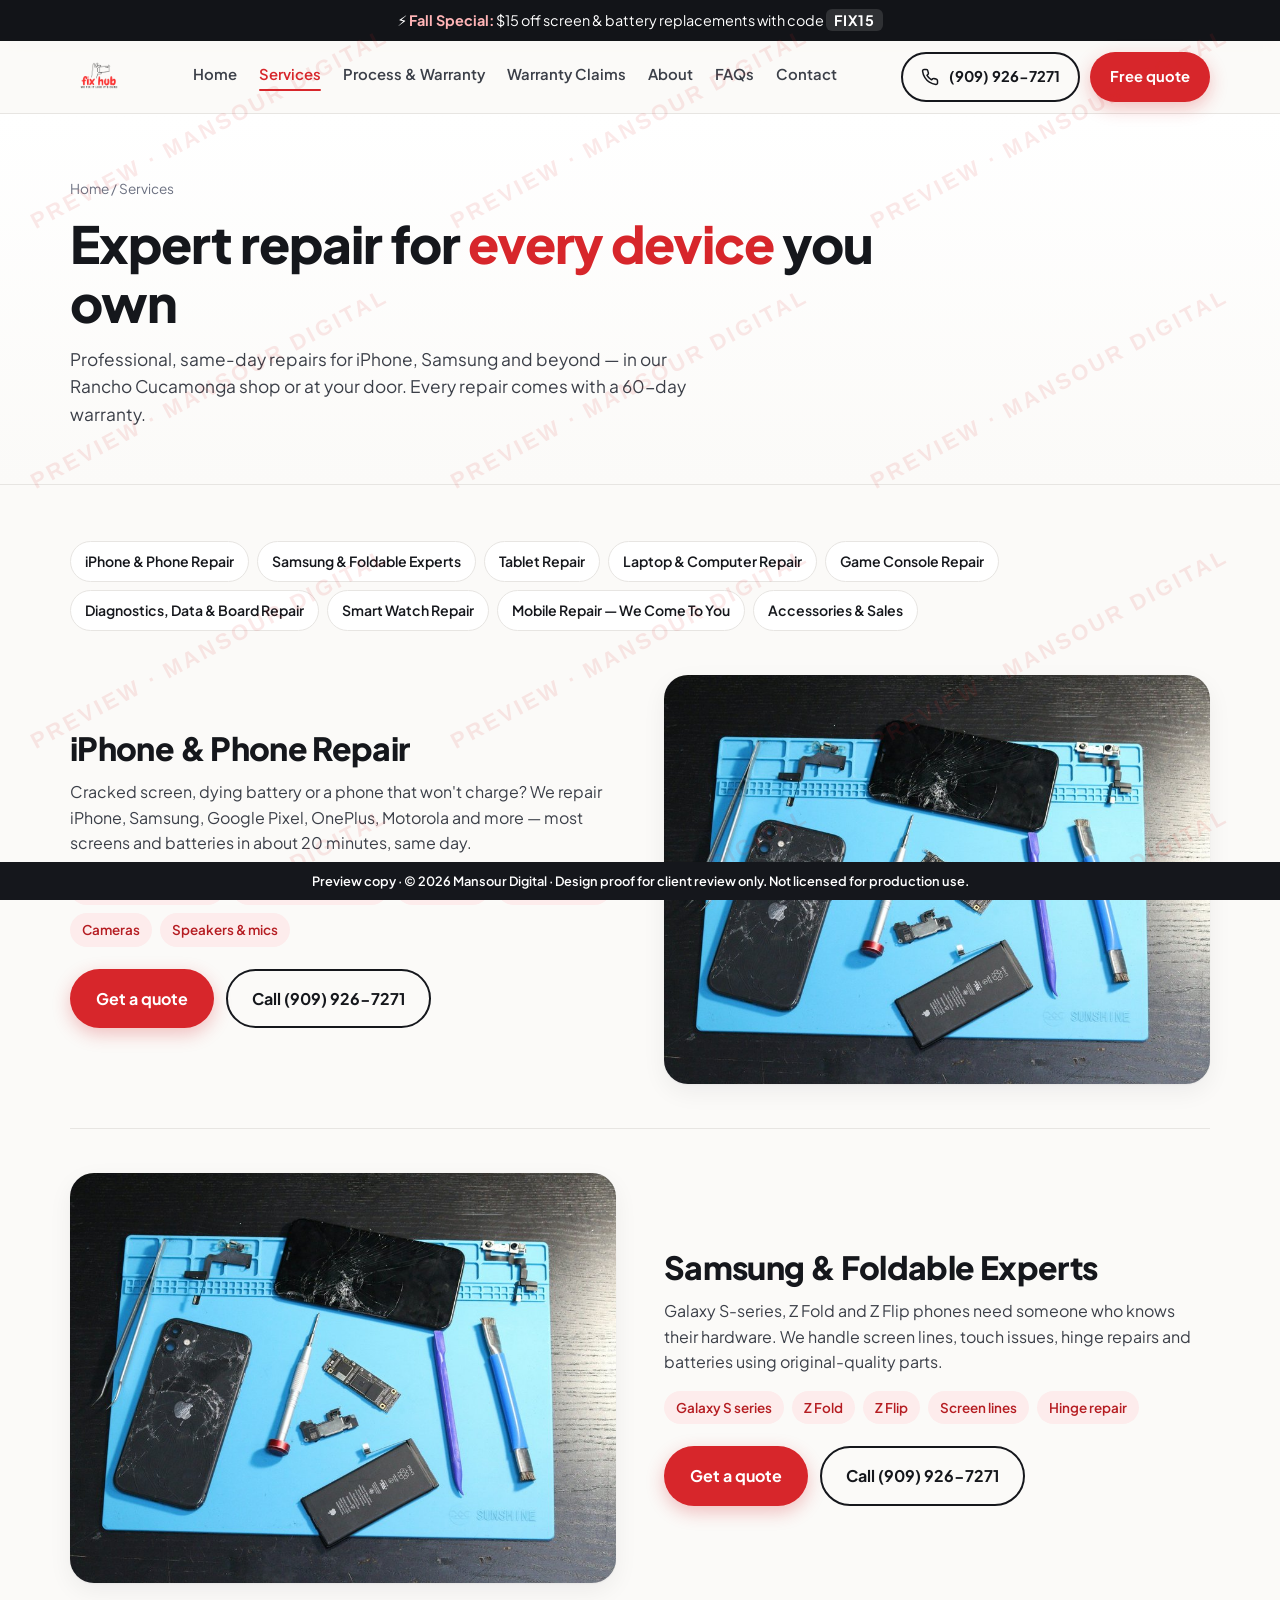
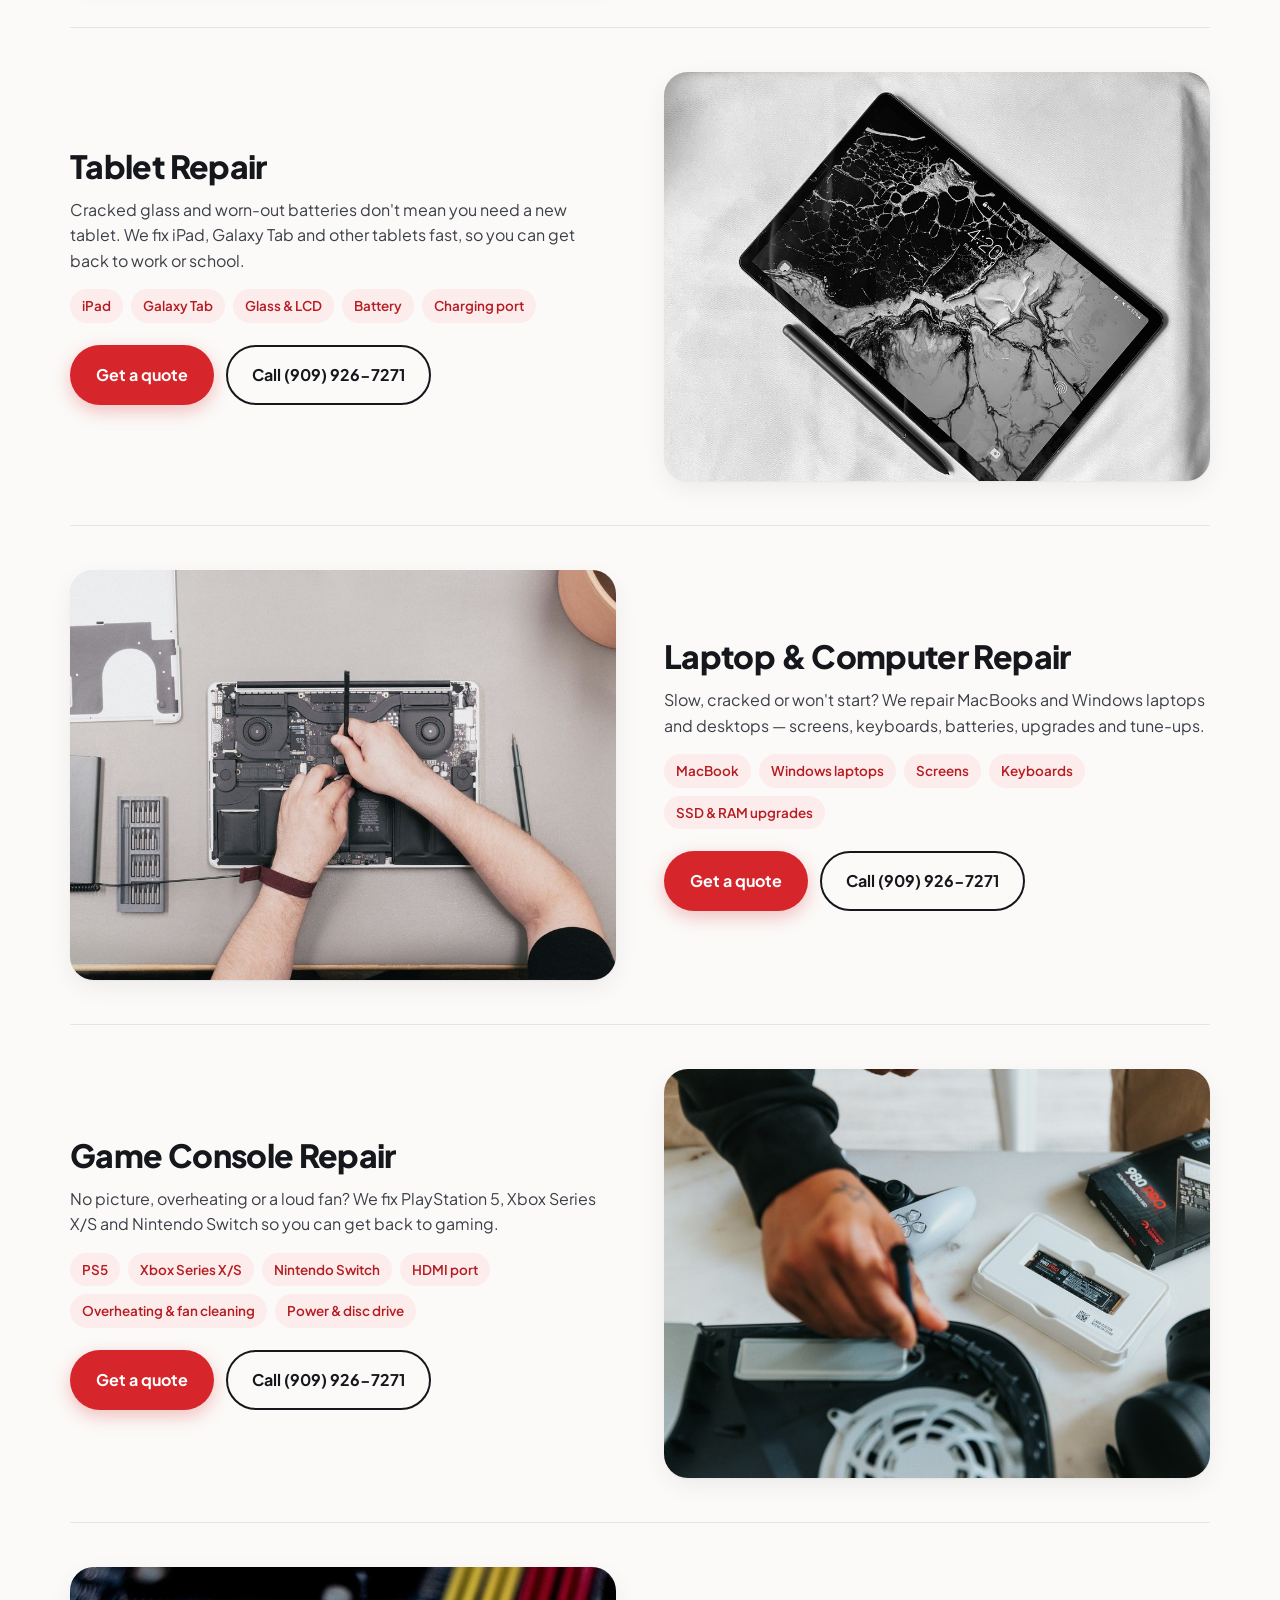
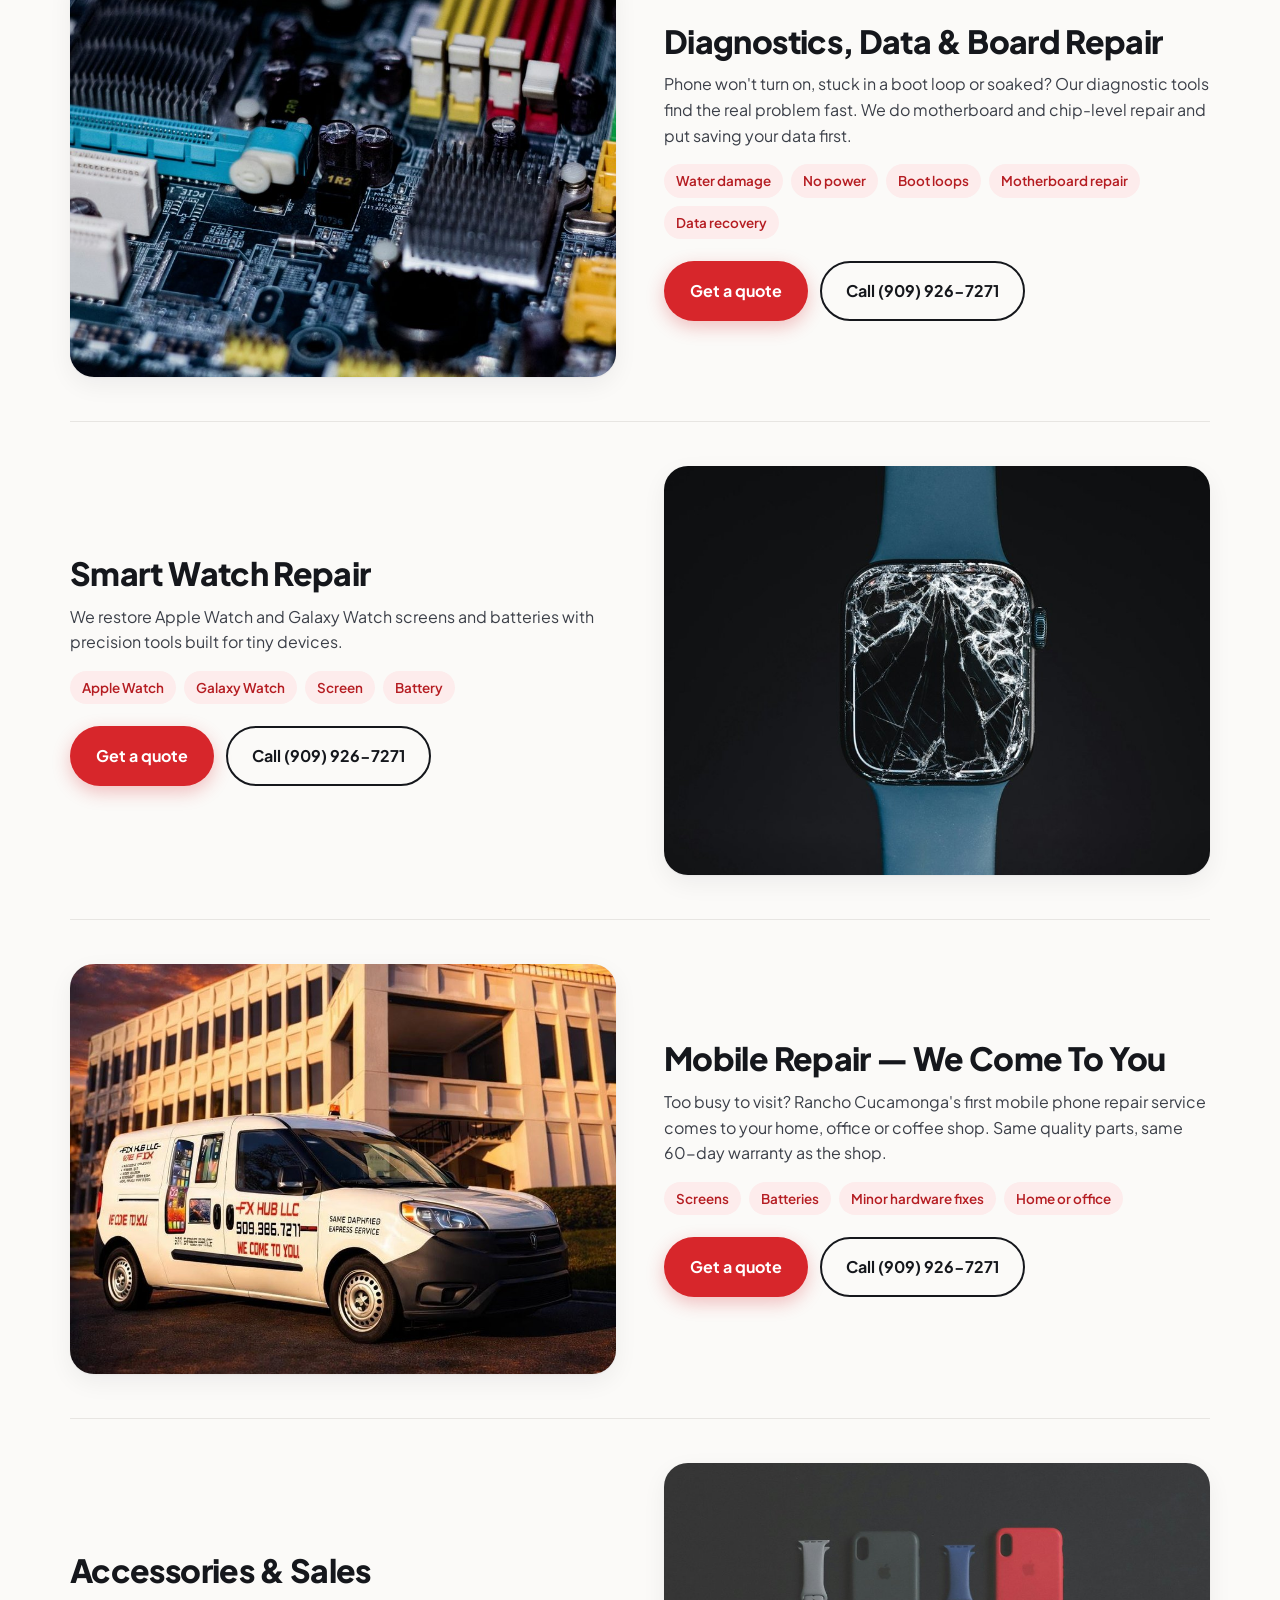
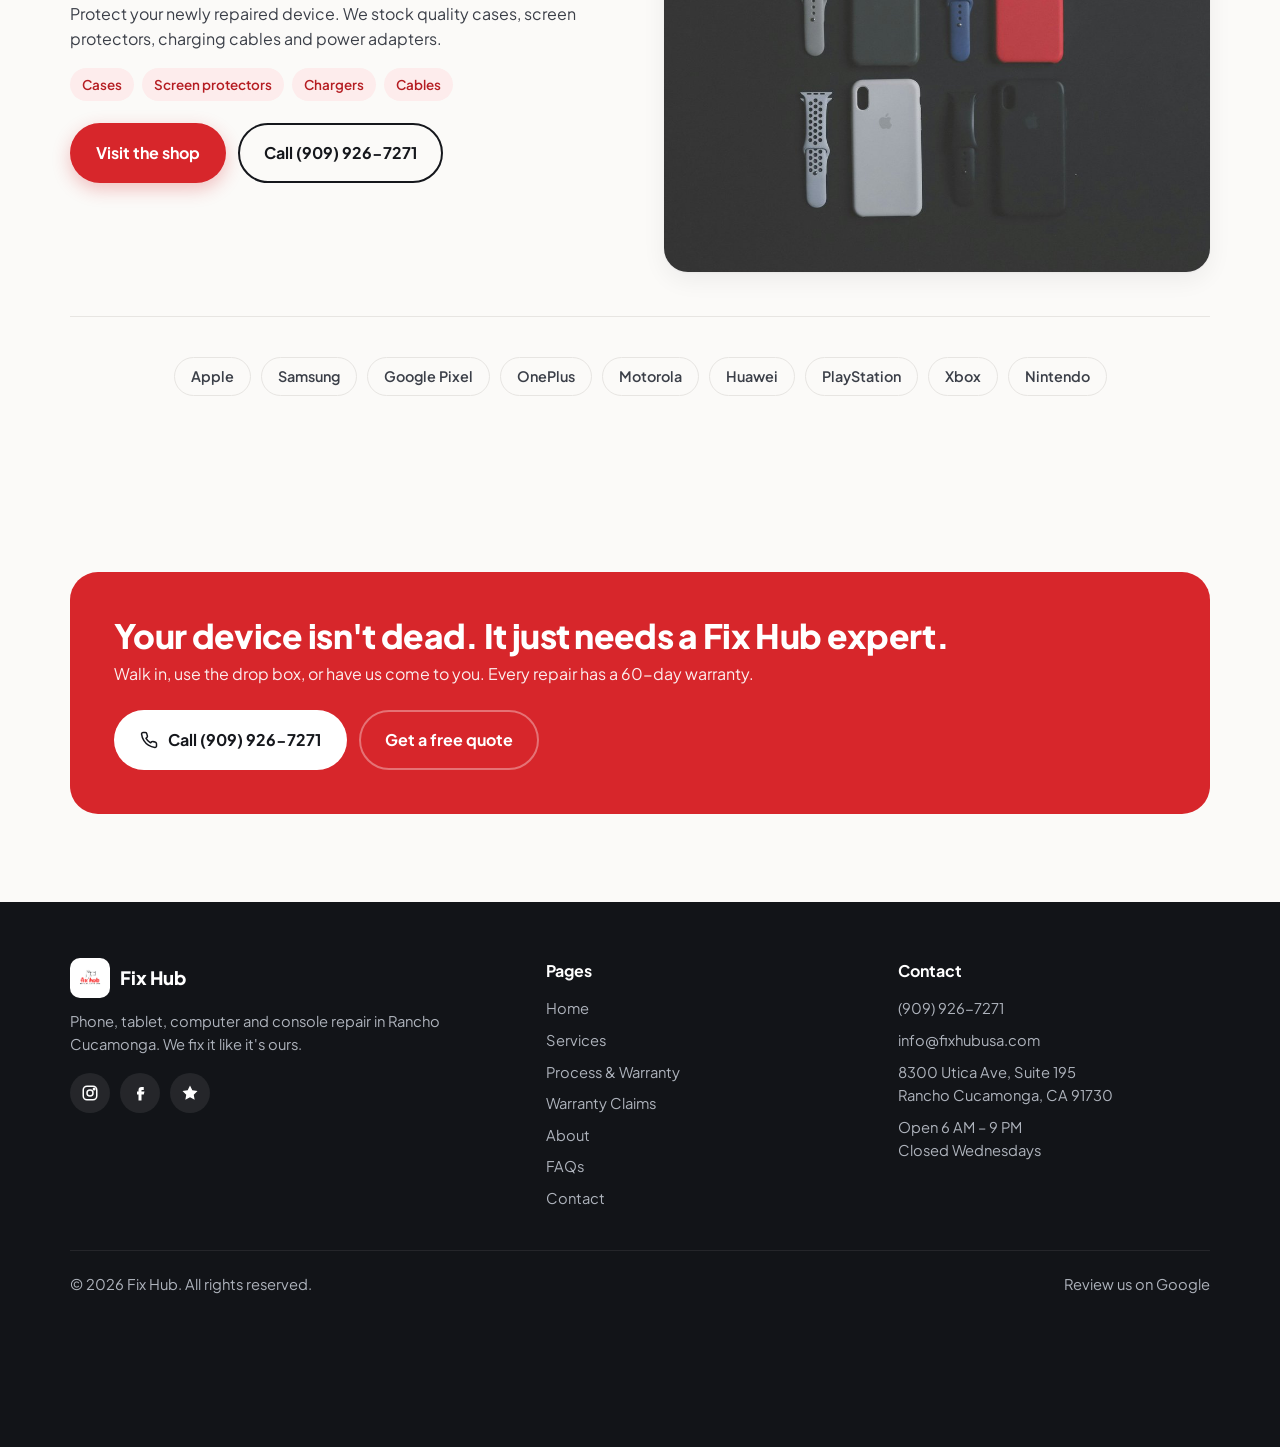
<file: services.html>
<!doctype html>
<html lang="en">
<head>
<meta charset="utf-8">
<meta name="robots" content="noindex,nofollow">
<meta name="viewport" content="width=device-width, initial-scale=1">
<title>Preview · Repair Services | Fix Hub Rancho Cucamonga</title>
<meta name="description" content="iPhone, Samsung, foldable, tablet, laptop, game console, smart watch and data recovery repair in Rancho Cucamonga. Mobile repair available.">
<link rel="icon" href="logo.png">
<link rel="preconnect" href="https://fonts.googleapis.com">
<link rel="preconnect" href="https://fonts.gstatic.com" crossorigin>
<link href="https://fonts.googleapis.com/css2?family=Plus+Jakarta+Sans:wght@400;500;600;700;800&display=swap" rel="stylesheet">
<link rel="stylesheet" href="styles.css">

</head>
<body>
<!-- ICON SPRITE -->
<svg width="0" height="0" style="position:absolute" aria-hidden="true">
  <symbol id="i-phone" viewBox="0 0 24 24" fill="none" stroke="currentColor" stroke-width="2" stroke-linecap="round" stroke-linejoin="round"><path d="M22 16.9v3a2 2 0 0 1-2.2 2 19.8 19.8 0 0 1-8.6-3.1 19.5 19.5 0 0 1-6-6A19.8 19.8 0 0 1 2.1 4.2 2 2 0 0 1 4.1 2h3a2 2 0 0 1 2 1.7c.1.9.4 1.8.7 2.7a2 2 0 0 1-.5 2.1L8 9.8a16 16 0 0 0 6 6l1.3-1.3a2 2 0 0 1 2.1-.4c.9.3 1.8.6 2.7.7a2 2 0 0 1 1.7 2z"/></symbol>
  <symbol id="i-shield" viewBox="0 0 24 24" fill="none" stroke="currentColor" stroke-width="2" stroke-linecap="round" stroke-linejoin="round"><path d="M12 22s8-4 8-10V5l-8-3-8 3v7c0 6 8 10 8 10z"/><path d="m9 12 2 2 4-4"/></symbol>
  <symbol id="i-walk" viewBox="0 0 24 24" fill="none" stroke="currentColor" stroke-width="2" stroke-linecap="round" stroke-linejoin="round"><path d="M3 9h18v11a1 1 0 0 1-1 1H4a1 1 0 0 1-1-1z"/><path d="M3 9 5 3h14l2 6"/><path d="M10 21v-6h4v6"/></symbol>
  <symbol id="i-car" viewBox="0 0 24 24" fill="none" stroke="currentColor" stroke-width="2" stroke-linecap="round" stroke-linejoin="round"><path d="M5 17H3v-5l2-5h11l4 5h1v5h-2"/><circle cx="7.5" cy="17.5" r="2"/><circle cx="16.5" cy="17.5" r="2"/><path d="M9.5 17h5"/></symbol>
  <symbol id="i-box" viewBox="0 0 24 24" fill="none" stroke="currentColor" stroke-width="2" stroke-linecap="round" stroke-linejoin="round"><path d="M21 8 12 3 3 8v8l9 5 9-5z"/><path d="m3 8 9 5 9-5M12 13v8"/></symbol>
  <symbol id="i-clock" viewBox="0 0 24 24" fill="none" stroke="currentColor" stroke-width="2" stroke-linecap="round" stroke-linejoin="round"><circle cx="12" cy="12" r="10"/><path d="M12 6v6l4 2"/></symbol>
  <symbol id="i-lock" viewBox="0 0 24 24" fill="none" stroke="currentColor" stroke-width="2" stroke-linecap="round" stroke-linejoin="round"><rect x="4" y="11" width="16" height="10" rx="2"/><path d="M8 11V7a4 4 0 0 1 8 0v4"/></symbol>
  <symbol id="i-check" viewBox="0 0 24 24" fill="none" stroke="currentColor" stroke-width="2.4" stroke-linecap="round" stroke-linejoin="round"><circle cx="12" cy="12" r="10"/><path d="m8 12 3 3 5-6"/></symbol>
  <symbol id="i-x" viewBox="0 0 24 24" fill="none" stroke="currentColor" stroke-width="2" stroke-linecap="round" stroke-linejoin="round"><circle cx="12" cy="12" r="10"/><path d="m15 9-6 6M9 9l6 6"/></symbol>
  <symbol id="i-pin" viewBox="0 0 24 24" fill="none" stroke="currentColor" stroke-width="2" stroke-linecap="round" stroke-linejoin="round"><path d="M20 10c0 6-8 12-8 12S4 16 4 10a8 8 0 0 1 16 0z"/><circle cx="12" cy="10" r="3"/></symbol>
  <symbol id="i-mail" viewBox="0 0 24 24" fill="none" stroke="currentColor" stroke-width="2" stroke-linecap="round" stroke-linejoin="round"><rect x="2" y="4" width="20" height="16" rx="2"/><path d="m22 7-10 6L2 7"/></symbol>
  <symbol id="i-quote" viewBox="0 0 24 24" fill="none" stroke="currentColor" stroke-width="2" stroke-linecap="round" stroke-linejoin="round"><path d="M14 2H6a2 2 0 0 0-2 2v16a2 2 0 0 0 2 2h12a2 2 0 0 0 2-2V8z"/><path d="M14 2v6h6M8 13h8M8 17h5"/></symbol>
  <symbol id="i-bolt" viewBox="0 0 24 24" fill="none" stroke="currentColor" stroke-width="2" stroke-linecap="round" stroke-linejoin="round"><path d="M13 2 3 14h9l-1 8 10-12h-9z"/></symbol>
  <symbol id="i-ig" viewBox="0 0 24 24" fill="none" stroke="currentColor" stroke-width="2"><rect x="3" y="3" width="18" height="18" rx="5"/><circle cx="12" cy="12" r="4"/><circle cx="17.5" cy="6.5" r="1" fill="currentColor"/></symbol>
  <symbol id="i-fb" viewBox="0 0 24 24" fill="currentColor"><path d="M14 8h3V4h-3a4 4 0 0 0-4 4v2H8v4h2v8h4v-8h3l1-4h-4V8.5c0-.3.2-.5.5-.5z"/></symbol>
  <symbol id="i-star" viewBox="0 0 24 24" fill="currentColor"><path d="m12 2 3.1 6.3 6.9 1-5 4.9 1.2 6.8L12 17.8 5.8 21l1.2-6.8-5-4.9 6.9-1z"/></symbol>
</svg>

<div class="promo">⚡ <b>Fall Special:</b> $15 off screen &amp; battery replacements with code <code>FIX15</code></div>

<header>
  <div class="wrap nav">
    <a href="index.html" class="logo" aria-label="Fix Hub home"><img src="logo.png" alt="Fix Hub logo"></a>
    <nav class="nav-links" id="navLinks">
      <a href="index.html">Home</a>
      <a href="services.html" class="active" aria-current="page">Services</a>
      <a href="process-warranty.html">Process &amp; Warranty</a>
      <a href="warranty-claims.html">Warranty Claims</a>
      <a href="about.html">About</a>
      <a href="faqs.html">FAQs</a>
      <a href="contact.html">Contact</a>
    </nav>
    <div class="nav-cta">
      <a href="tel:+19099267271" class="btn btn-ghost"><svg><use href="#i-phone"/></svg>(909) 926-7271</a>
      <a href="contact.html#quote" class="btn btn-red">Free quote</a>
    </div>
    <button class="menu-btn" aria-label="Open menu" aria-expanded="false" id="menuBtn"><span></span><span></span><span></span></button>
  </div>
</header>

<main>
<section class="page-hero"><div class="wrap">
  <div class="crumbs"><a href="index.html">Home</a> / Services</div>
  <h1>Expert repair for <em>every device</em> you own</h1>
  <p class="lead">Professional, same-day repairs for iPhone, Samsung and beyond — in our Rancho Cucamonga shop or at your door. Every repair comes with a 60-day warranty.</p>
  
</div></section><section style="padding-top:32px"><div class="wrap">
  <div class="jump reveal"><a href="#phone">iPhone &amp; Phone Repair</a><a href="#samsung">Samsung &amp; Foldable Experts</a><a href="#tablet">Tablet Repair</a><a href="#laptop">Laptop &amp; Computer Repair</a><a href="#console">Game Console Repair</a><a href="#data">Diagnostics, Data &amp; Board Repair</a><a href="#watch">Smart Watch Repair</a><a href="#mobile">Mobile Repair — We Come To You</a><a href="#acc">Accessories &amp; Sales</a></div>
  <div class="svc-detail reveal" id="phone">
      <div class="svc-img"><img loading="lazy" src="phone.jpg" alt="iPhone and Phone Repair"></div>
      <div>
        <h2>iPhone &amp; Phone Repair</h2>
        <p>Cracked screen, dying battery or a phone that won't charge? We repair iPhone, Samsung, Google Pixel, OnePlus, Motorola and more — most screens and batteries in about 20 minutes, same day.</p>
        <div class="pills"><span>Screen replacement</span><span>Battery replacement</span><span>Back glass</span><span>Charging port</span><span>Cameras</span><span>Speakers &amp; mics</span></div>
        <div class="hero-ctas" style="margin:0"><a href="contact.html?device=Phone#quote" class="btn btn-red">Get a quote</a><a href="tel:+19099267271" class="btn btn-ghost">Call (909) 926-7271</a></div>
      </div>
    </div><div class="svc-detail reveal" id="samsung">
      <div class="svc-img"><img loading="lazy" src="phone.jpg" alt="Samsung and Foldable Experts"></div>
      <div>
        <h2>Samsung &amp; Foldable Experts</h2>
        <p>Galaxy S-series, Z Fold and Z Flip phones need someone who knows their hardware. We handle screen lines, touch issues, hinge repairs and batteries using original-quality parts.</p>
        <div class="pills"><span>Galaxy S series</span><span>Z Fold</span><span>Z Flip</span><span>Screen lines</span><span>Hinge repair</span></div>
        <div class="hero-ctas" style="margin:0"><a href="contact.html?device=Phone#quote" class="btn btn-red">Get a quote</a><a href="tel:+19099267271" class="btn btn-ghost">Call (909) 926-7271</a></div>
      </div>
    </div><div class="svc-detail reveal" id="tablet">
      <div class="svc-img"><img loading="lazy" src="tablet.jpg" alt="Tablet Repair"></div>
      <div>
        <h2>Tablet Repair</h2>
        <p>Cracked glass and worn-out batteries don't mean you need a new tablet. We fix iPad, Galaxy Tab and other tablets fast, so you can get back to work or school.</p>
        <div class="pills"><span>iPad</span><span>Galaxy Tab</span><span>Glass &amp; LCD</span><span>Battery</span><span>Charging port</span></div>
        <div class="hero-ctas" style="margin:0"><a href="contact.html?device=Tablet#quote" class="btn btn-red">Get a quote</a><a href="tel:+19099267271" class="btn btn-ghost">Call (909) 926-7271</a></div>
      </div>
    </div><div class="svc-detail reveal" id="laptop">
      <div class="svc-img"><img loading="lazy" src="laptop.jpg" alt="Laptop and Computer Repair"></div>
      <div>
        <h2>Laptop &amp; Computer Repair</h2>
        <p>Slow, cracked or won't start? We repair MacBooks and Windows laptops and desktops — screens, keyboards, batteries, upgrades and tune-ups.</p>
        <div class="pills"><span>MacBook</span><span>Windows laptops</span><span>Screens</span><span>Keyboards</span><span>SSD &amp; RAM upgrades</span></div>
        <div class="hero-ctas" style="margin:0"><a href="contact.html?device=Laptop+%2F+Computer#quote" class="btn btn-red">Get a quote</a><a href="tel:+19099267271" class="btn btn-ghost">Call (909) 926-7271</a></div>
      </div>
    </div><div class="svc-detail reveal" id="console">
      <div class="svc-img"><img loading="lazy" src="console.jpg" alt="Game Console Repair"></div>
      <div>
        <h2>Game Console Repair</h2>
        <p>No picture, overheating or a loud fan? We fix PlayStation 5, Xbox Series X/S and Nintendo Switch so you can get back to gaming.</p>
        <div class="pills"><span>PS5</span><span>Xbox Series X/S</span><span>Nintendo Switch</span><span>HDMI port</span><span>Overheating &amp; fan cleaning</span><span>Power &amp; disc drive</span></div>
        <div class="hero-ctas" style="margin:0"><a href="contact.html?device=Game+Console#quote" class="btn btn-red">Get a quote</a><a href="tel:+19099267271" class="btn btn-ghost">Call (909) 926-7271</a></div>
      </div>
    </div><div class="svc-detail reveal" id="data">
      <div class="svc-img"><img loading="lazy" src="data.jpg" alt="Diagnostics, Data and Board Repair"></div>
      <div>
        <h2>Diagnostics, Data &amp; Board Repair</h2>
        <p>Phone won't turn on, stuck in a boot loop or soaked? Our diagnostic tools find the real problem fast. We do motherboard and chip-level repair and put saving your data first.</p>
        <div class="pills"><span>Water damage</span><span>No power</span><span>Boot loops</span><span>Motherboard repair</span><span>Data recovery</span></div>
        <div class="hero-ctas" style="margin:0"><a href="contact.html?device=Data+recovery+%2F+Board+repair#quote" class="btn btn-red">Get a quote</a><a href="tel:+19099267271" class="btn btn-ghost">Call (909) 926-7271</a></div>
      </div>
    </div><div class="svc-detail reveal" id="watch">
      <div class="svc-img"><img loading="lazy" src="watch.jpg" alt="Smart Watch Repair"></div>
      <div>
        <h2>Smart Watch Repair</h2>
        <p>We restore Apple Watch and Galaxy Watch screens and batteries with precision tools built for tiny devices.</p>
        <div class="pills"><span>Apple Watch</span><span>Galaxy Watch</span><span>Screen</span><span>Battery</span></div>
        <div class="hero-ctas" style="margin:0"><a href="contact.html?device=Smart+Watch#quote" class="btn btn-red">Get a quote</a><a href="tel:+19099267271" class="btn btn-ghost">Call (909) 926-7271</a></div>
      </div>
    </div><div class="svc-detail reveal" id="mobile">
      <div class="svc-img"><img loading="lazy" src="mobile.jpg" alt="Mobile Repair — We Come To You"></div>
      <div>
        <h2>Mobile Repair — We Come To You</h2>
        <p>Too busy to visit? Rancho Cucamonga's first mobile phone repair service comes to your home, office or coffee shop. Same quality parts, same 60-day warranty as the shop.</p>
        <div class="pills"><span>Screens</span><span>Batteries</span><span>Minor hardware fixes</span><span>Home or office</span></div>
        <div class="hero-ctas" style="margin:0"><a href="contact.html?device=Mobile+repair+(come+to+me)#quote" class="btn btn-red">Get a quote</a><a href="tel:+19099267271" class="btn btn-ghost">Call (909) 926-7271</a></div>
      </div>
    </div><div class="svc-detail reveal" id="acc">
      <div class="svc-img"><img loading="lazy" src="acc.jpg" alt="Accessories and Sales"></div>
      <div>
        <h2>Accessories &amp; Sales</h2>
        <p>Protect your newly repaired device. We stock quality cases, screen protectors, charging cables and power adapters.</p>
        <div class="pills"><span>Cases</span><span>Screen protectors</span><span>Chargers</span><span>Cables</span></div>
        <div class="hero-ctas" style="margin:0"><a href="https://www.google.com/maps/dir/?api=1&destination=Fix+Hub+8300+Utica+Ave+Suite+195+Rancho+Cucamonga+CA+91730" target="_blank" rel="noopener" class="btn btn-red">Visit the shop</a><a href="tel:+19099267271" class="btn btn-ghost">Call (909) 926-7271</a></div>
      </div>
    </div>
  <div class="brands reveal"><span>Apple</span><span>Samsung</span><span>Google Pixel</span><span>OnePlus</span><span>Motorola</span><span>Huawei</span><span>PlayStation</span><span>Xbox</span><span>Nintendo</span></div>
</div></section><section><div class="wrap"><div class="cta-strip reveal">
  <div><h2>Your device isn't dead. It just needs a Fix Hub expert.</h2><p>Walk in, use the drop box, or have us come to you. Every repair has a 60-day warranty.</p></div>
  <div class="btns"><a href="tel:+19099267271" class="btn btn-white"><svg><use href="#i-phone"/></svg>Call (909) 926-7271</a><a href="contact.html#quote" class="btn btn-outline-w">Get a free quote</a></div>
</div></div></section>
</main>

<footer>
  <div class="wrap">
    <div class="foot">
      <div>
        <div class="logo"><img src="logo.png" alt="" style="height:40px">Fix Hub</div>
        <p>Phone, tablet, computer and console repair in Rancho Cucamonga. We fix it like it's ours.</p>
        <div class="social">
          <a href="https://www.instagram.com/fixhubusa/" target="_blank" rel="noopener" aria-label="Instagram"><svg><use href="#i-ig"/></svg></a>
          <a href="https://www.facebook.com/profile.php?id=100093130763877" target="_blank" rel="noopener" aria-label="Facebook"><svg><use href="#i-fb"/></svg></a>
          <a href="https://www.yelp.com/biz/fix-hub-ontario-5" target="_blank" rel="noopener" aria-label="Yelp"><svg><use href="#i-star"/></svg></a>
        </div>
      </div>
      <div>
        <h4>Pages</h4>
        <ul><li><a href="index.html">Home</a></li><li><a href="services.html">Services</a></li><li><a href="process-warranty.html">Process &amp; Warranty</a></li><li><a href="warranty-claims.html">Warranty Claims</a></li><li><a href="about.html">About</a></li><li><a href="faqs.html">FAQs</a></li><li><a href="contact.html">Contact</a></li></ul>
      </div>
      <div>
        <h4>Contact</h4>
        <ul><li><a href="tel:+19099267271">(909) 926-7271</a></li><li><a href="mailto:info@fixhubusa.com">info@fixhubusa.com</a></li><li><a href="https://www.google.com/maps/dir/?api=1&destination=Fix+Hub+8300+Utica+Ave+Suite+195+Rancho+Cucamonga+CA+91730" target="_blank" rel="noopener">8300 Utica Ave, Suite 195<br>Rancho Cucamonga, CA 91730</a></li><li>Open 6 AM – 9 PM<br>Closed Wednesdays</li></ul>
      </div>
    </div>
    <div class="copy"><span>© <span data-year>2026</span> Fix Hub. All rights reserved.</span><span><a href="https://www.google.com/maps/place/Fix+Hub+-+Phone,+Tablet+%26+Computer+Repair/@34.1025496,-117.574492,17z/data=!4m6!3m5!1s0x80c33563ac42d915:0xd93e546451506d1b!8m2!3d34.1025496!4d-117.5719171" target="_blank" rel="noopener">Review us on Google</a></span></div>
  </div>
</footer>

<nav class="mbar" aria-label="Quick actions">
  <a href="tel:+19099267271" class="primary"><svg><use href="#i-phone"/></svg>Call</a>
  <a href="contact.html#quote"><svg><use href="#i-quote"/></svg>Quote</a>
  <a href="https://www.google.com/maps/dir/?api=1&destination=Fix+Hub+8300+Utica+Ave+Suite+195+Rancho+Cucamonga+CA+91730" target="_blank" rel="noopener"><svg><use href="#i-pin"/></svg>Directions</a>
</nav>

<script src="site.js"></script>

<div class="pv-mark" aria-hidden="true"></div>
<div class="pv-banner">Preview copy · © 2026 Mansour Digital · Design proof for client review only. Not licensed for production use.</div>
</body>
</html>
</file>
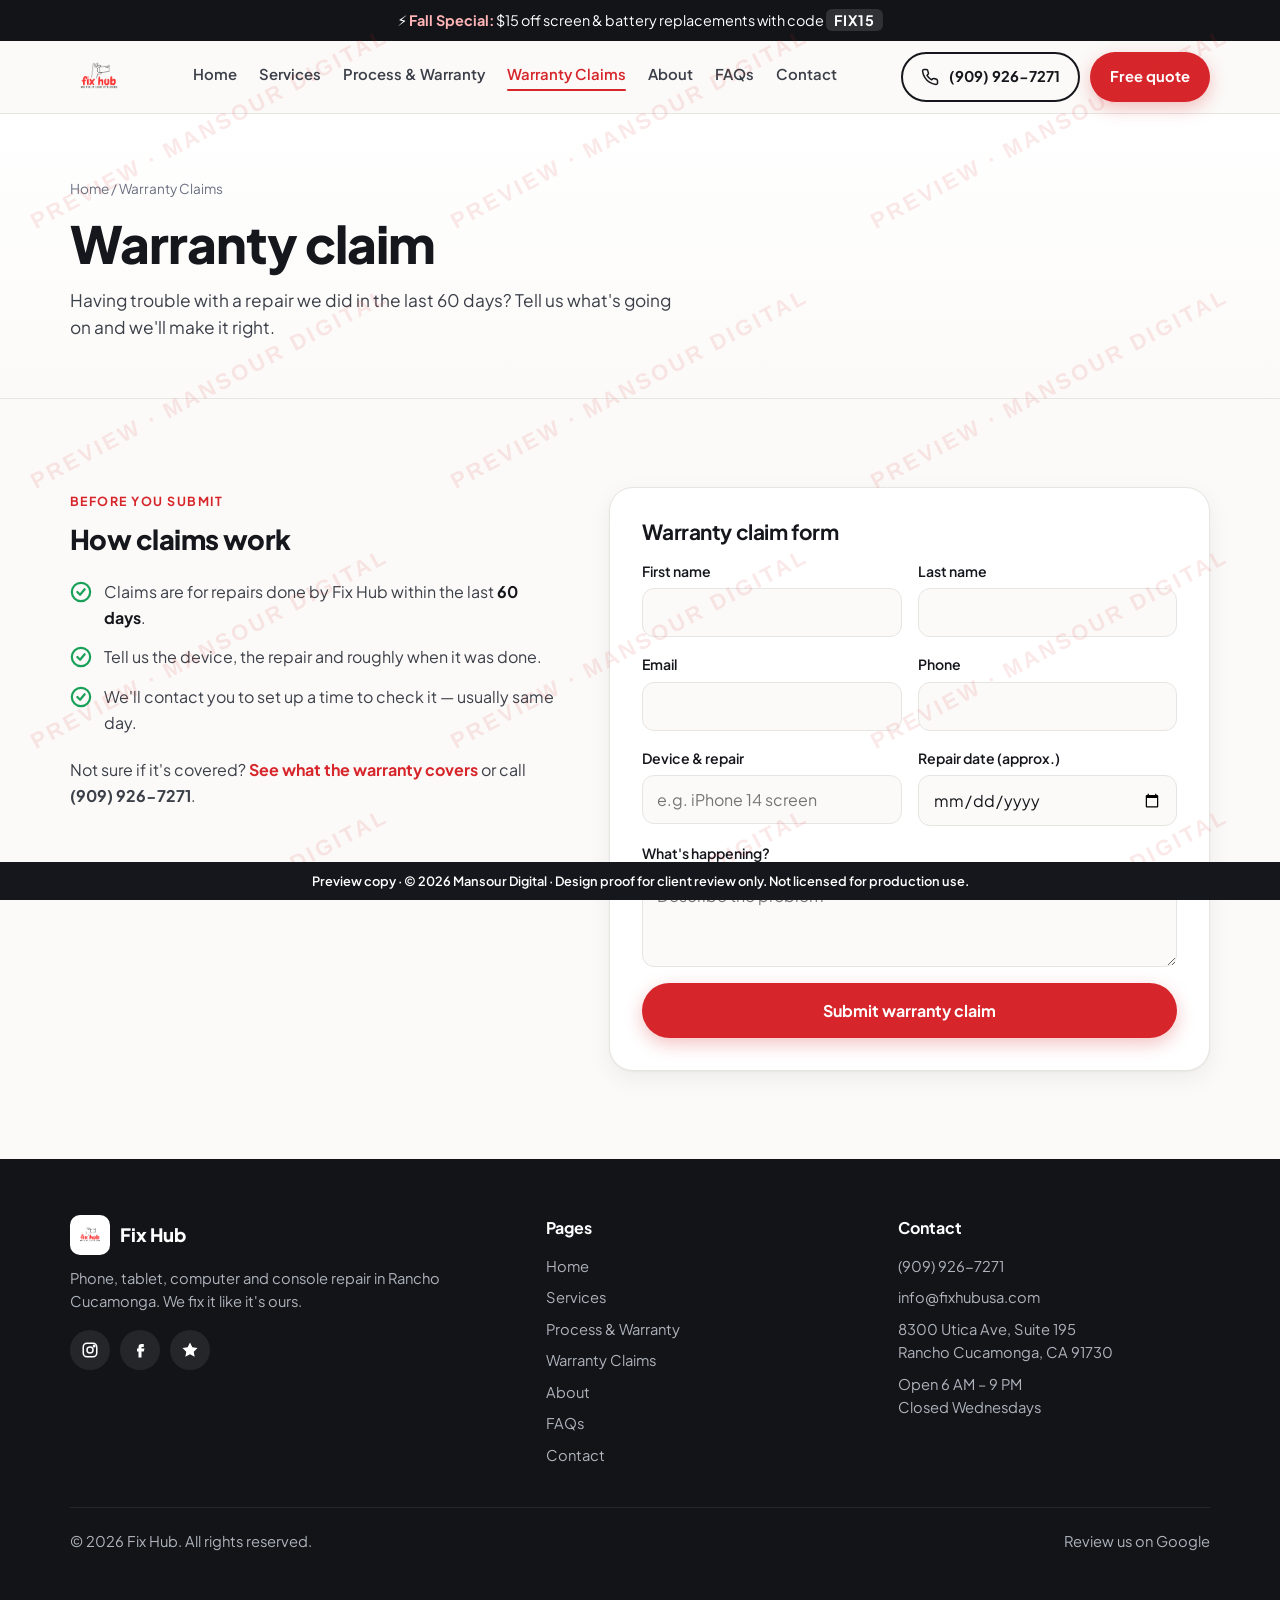
<file: warranty-claims.html>
<!doctype html>
<html lang="en">
<head>
<meta charset="utf-8">
<meta name="robots" content="noindex,nofollow">
<meta name="viewport" content="width=device-width, initial-scale=1">
<title>Preview · Warranty Claims | Fix Hub Rancho Cucamonga</title>
<meta name="description" content="Submit a warranty claim for a Fix Hub repair done in the last 60 days.">
<link rel="icon" href="logo.png">
<link rel="preconnect" href="https://fonts.googleapis.com">
<link rel="preconnect" href="https://fonts.gstatic.com" crossorigin>
<link href="https://fonts.googleapis.com/css2?family=Plus+Jakarta+Sans:wght@400;500;600;700;800&display=swap" rel="stylesheet">
<link rel="stylesheet" href="styles.css">

</head>
<body>
<!-- ICON SPRITE -->
<svg width="0" height="0" style="position:absolute" aria-hidden="true">
  <symbol id="i-phone" viewBox="0 0 24 24" fill="none" stroke="currentColor" stroke-width="2" stroke-linecap="round" stroke-linejoin="round"><path d="M22 16.9v3a2 2 0 0 1-2.2 2 19.8 19.8 0 0 1-8.6-3.1 19.5 19.5 0 0 1-6-6A19.8 19.8 0 0 1 2.1 4.2 2 2 0 0 1 4.1 2h3a2 2 0 0 1 2 1.7c.1.9.4 1.8.7 2.7a2 2 0 0 1-.5 2.1L8 9.8a16 16 0 0 0 6 6l1.3-1.3a2 2 0 0 1 2.1-.4c.9.3 1.8.6 2.7.7a2 2 0 0 1 1.7 2z"/></symbol>
  <symbol id="i-shield" viewBox="0 0 24 24" fill="none" stroke="currentColor" stroke-width="2" stroke-linecap="round" stroke-linejoin="round"><path d="M12 22s8-4 8-10V5l-8-3-8 3v7c0 6 8 10 8 10z"/><path d="m9 12 2 2 4-4"/></symbol>
  <symbol id="i-walk" viewBox="0 0 24 24" fill="none" stroke="currentColor" stroke-width="2" stroke-linecap="round" stroke-linejoin="round"><path d="M3 9h18v11a1 1 0 0 1-1 1H4a1 1 0 0 1-1-1z"/><path d="M3 9 5 3h14l2 6"/><path d="M10 21v-6h4v6"/></symbol>
  <symbol id="i-car" viewBox="0 0 24 24" fill="none" stroke="currentColor" stroke-width="2" stroke-linecap="round" stroke-linejoin="round"><path d="M5 17H3v-5l2-5h11l4 5h1v5h-2"/><circle cx="7.5" cy="17.5" r="2"/><circle cx="16.5" cy="17.5" r="2"/><path d="M9.5 17h5"/></symbol>
  <symbol id="i-box" viewBox="0 0 24 24" fill="none" stroke="currentColor" stroke-width="2" stroke-linecap="round" stroke-linejoin="round"><path d="M21 8 12 3 3 8v8l9 5 9-5z"/><path d="m3 8 9 5 9-5M12 13v8"/></symbol>
  <symbol id="i-clock" viewBox="0 0 24 24" fill="none" stroke="currentColor" stroke-width="2" stroke-linecap="round" stroke-linejoin="round"><circle cx="12" cy="12" r="10"/><path d="M12 6v6l4 2"/></symbol>
  <symbol id="i-lock" viewBox="0 0 24 24" fill="none" stroke="currentColor" stroke-width="2" stroke-linecap="round" stroke-linejoin="round"><rect x="4" y="11" width="16" height="10" rx="2"/><path d="M8 11V7a4 4 0 0 1 8 0v4"/></symbol>
  <symbol id="i-check" viewBox="0 0 24 24" fill="none" stroke="currentColor" stroke-width="2.4" stroke-linecap="round" stroke-linejoin="round"><circle cx="12" cy="12" r="10"/><path d="m8 12 3 3 5-6"/></symbol>
  <symbol id="i-x" viewBox="0 0 24 24" fill="none" stroke="currentColor" stroke-width="2" stroke-linecap="round" stroke-linejoin="round"><circle cx="12" cy="12" r="10"/><path d="m15 9-6 6M9 9l6 6"/></symbol>
  <symbol id="i-pin" viewBox="0 0 24 24" fill="none" stroke="currentColor" stroke-width="2" stroke-linecap="round" stroke-linejoin="round"><path d="M20 10c0 6-8 12-8 12S4 16 4 10a8 8 0 0 1 16 0z"/><circle cx="12" cy="10" r="3"/></symbol>
  <symbol id="i-mail" viewBox="0 0 24 24" fill="none" stroke="currentColor" stroke-width="2" stroke-linecap="round" stroke-linejoin="round"><rect x="2" y="4" width="20" height="16" rx="2"/><path d="m22 7-10 6L2 7"/></symbol>
  <symbol id="i-quote" viewBox="0 0 24 24" fill="none" stroke="currentColor" stroke-width="2" stroke-linecap="round" stroke-linejoin="round"><path d="M14 2H6a2 2 0 0 0-2 2v16a2 2 0 0 0 2 2h12a2 2 0 0 0 2-2V8z"/><path d="M14 2v6h6M8 13h8M8 17h5"/></symbol>
  <symbol id="i-bolt" viewBox="0 0 24 24" fill="none" stroke="currentColor" stroke-width="2" stroke-linecap="round" stroke-linejoin="round"><path d="M13 2 3 14h9l-1 8 10-12h-9z"/></symbol>
  <symbol id="i-ig" viewBox="0 0 24 24" fill="none" stroke="currentColor" stroke-width="2"><rect x="3" y="3" width="18" height="18" rx="5"/><circle cx="12" cy="12" r="4"/><circle cx="17.5" cy="6.5" r="1" fill="currentColor"/></symbol>
  <symbol id="i-fb" viewBox="0 0 24 24" fill="currentColor"><path d="M14 8h3V4h-3a4 4 0 0 0-4 4v2H8v4h2v8h4v-8h3l1-4h-4V8.5c0-.3.2-.5.5-.5z"/></symbol>
  <symbol id="i-star" viewBox="0 0 24 24" fill="currentColor"><path d="m12 2 3.1 6.3 6.9 1-5 4.9 1.2 6.8L12 17.8 5.8 21l1.2-6.8-5-4.9 6.9-1z"/></symbol>
</svg>

<div class="promo">⚡ <b>Fall Special:</b> $15 off screen &amp; battery replacements with code <code>FIX15</code></div>

<header>
  <div class="wrap nav">
    <a href="index.html" class="logo" aria-label="Fix Hub home"><img src="logo.png" alt="Fix Hub logo"></a>
    <nav class="nav-links" id="navLinks">
      <a href="index.html">Home</a>
      <a href="services.html">Services</a>
      <a href="process-warranty.html">Process &amp; Warranty</a>
      <a href="warranty-claims.html" class="active" aria-current="page">Warranty Claims</a>
      <a href="about.html">About</a>
      <a href="faqs.html">FAQs</a>
      <a href="contact.html">Contact</a>
    </nav>
    <div class="nav-cta">
      <a href="tel:+19099267271" class="btn btn-ghost"><svg><use href="#i-phone"/></svg>(909) 926-7271</a>
      <a href="contact.html#quote" class="btn btn-red">Free quote</a>
    </div>
    <button class="menu-btn" aria-label="Open menu" aria-expanded="false" id="menuBtn"><span></span><span></span><span></span></button>
  </div>
</header>

<main>
<section class="page-hero"><div class="wrap">
  <div class="crumbs"><a href="index.html">Home</a> / Warranty Claims</div>
  <h1>Warranty claim</h1>
  <p class="lead">Having trouble with a repair we did in the last 60 days? Tell us what's going on and we'll make it right.</p>
  
</div></section>
<section><div class="wrap contact-grid">
  <div class="reveal">
    <span class="eyebrow">Before you submit</span>
    <h2 style="font-size:1.7rem">How claims work</h2>
    <ul class="ticks">
      <li><svg><use href="#i-check"/></svg><span>Claims are for repairs done by Fix Hub within the last <b>60 days</b>.</span></li>
      <li><svg><use href="#i-check"/></svg><span>Tell us the device, the repair and roughly when it was done.</span></li>
      <li><svg><use href="#i-check"/></svg><span>We'll contact you to set up a time to check it — usually same day.</span></li>
    </ul>
    <p style="margin-top:22px;color:var(--ink-2)">Not sure if it's covered? <a href="process-warranty.html#warranty" style="color:var(--red);font-weight:700">See what the warranty covers</a> or call <a href="tel:+19099267271" style="font-weight:700">(909) 926-7271</a>.</p>
  </div>
  <form class="form-light reveal" data-mailto="info@fixhubusa.com" data-subject="Warranty claim">
    <h3>Warranty claim form</h3>
    <div class="field"><label for="w-first">First name</label><input id="w-first" autocomplete="given-name" required></div>
    <div class="field"><label for="w-last">Last name</label><input id="w-last" autocomplete="family-name" required></div>
    <div class="field"><label for="w-email">Email</label><input id="w-email" type="email" autocomplete="email" required></div>
    <div class="field"><label for="w-phone">Phone</label><input id="w-phone" type="tel" autocomplete="tel" required></div>
    <div class="field"><label for="w-device">Device &amp; repair</label><input id="w-device" placeholder="e.g. iPhone 14 screen"></div>
    <div class="field"><label for="w-date">Repair date (approx.)</label><input id="w-date" type="date"></div>
    <div class="field full"><label for="w-notes">What's happening?</label><textarea id="w-notes" required placeholder="Describe the problem"></textarea></div>
    <button class="btn btn-red" type="submit">Submit warranty claim</button>
    <div class="form-ok">Your email app should open with your claim filled in — just hit send. Or call us at (909) 926-7271.</div>
  </form>
</div></section>

</main>

<footer>
  <div class="wrap">
    <div class="foot">
      <div>
        <div class="logo"><img src="logo.png" alt="" style="height:40px">Fix Hub</div>
        <p>Phone, tablet, computer and console repair in Rancho Cucamonga. We fix it like it's ours.</p>
        <div class="social">
          <a href="https://www.instagram.com/fixhubusa/" target="_blank" rel="noopener" aria-label="Instagram"><svg><use href="#i-ig"/></svg></a>
          <a href="https://www.facebook.com/profile.php?id=100093130763877" target="_blank" rel="noopener" aria-label="Facebook"><svg><use href="#i-fb"/></svg></a>
          <a href="https://www.yelp.com/biz/fix-hub-ontario-5" target="_blank" rel="noopener" aria-label="Yelp"><svg><use href="#i-star"/></svg></a>
        </div>
      </div>
      <div>
        <h4>Pages</h4>
        <ul><li><a href="index.html">Home</a></li><li><a href="services.html">Services</a></li><li><a href="process-warranty.html">Process &amp; Warranty</a></li><li><a href="warranty-claims.html">Warranty Claims</a></li><li><a href="about.html">About</a></li><li><a href="faqs.html">FAQs</a></li><li><a href="contact.html">Contact</a></li></ul>
      </div>
      <div>
        <h4>Contact</h4>
        <ul><li><a href="tel:+19099267271">(909) 926-7271</a></li><li><a href="mailto:info@fixhubusa.com">info@fixhubusa.com</a></li><li><a href="https://www.google.com/maps/dir/?api=1&destination=Fix+Hub+8300+Utica+Ave+Suite+195+Rancho+Cucamonga+CA+91730" target="_blank" rel="noopener">8300 Utica Ave, Suite 195<br>Rancho Cucamonga, CA 91730</a></li><li>Open 6 AM – 9 PM<br>Closed Wednesdays</li></ul>
      </div>
    </div>
    <div class="copy"><span>© <span data-year>2026</span> Fix Hub. All rights reserved.</span><span><a href="https://www.google.com/maps/place/Fix+Hub+-+Phone,+Tablet+%26+Computer+Repair/@34.1025496,-117.574492,17z/data=!4m6!3m5!1s0x80c33563ac42d915:0xd93e546451506d1b!8m2!3d34.1025496!4d-117.5719171" target="_blank" rel="noopener">Review us on Google</a></span></div>
  </div>
</footer>

<nav class="mbar" aria-label="Quick actions">
  <a href="tel:+19099267271" class="primary"><svg><use href="#i-phone"/></svg>Call</a>
  <a href="contact.html#quote"><svg><use href="#i-quote"/></svg>Quote</a>
  <a href="https://www.google.com/maps/dir/?api=1&destination=Fix+Hub+8300+Utica+Ave+Suite+195+Rancho+Cucamonga+CA+91730" target="_blank" rel="noopener"><svg><use href="#i-pin"/></svg>Directions</a>
</nav>

<script src="site.js"></script>

<div class="pv-mark" aria-hidden="true"></div>
<div class="pv-banner">Preview copy · © 2026 Mansour Digital · Design proof for client review only. Not licensed for production use.</div>
</body>
</html>
</file>
<file: styles.css>
:root{
  --red:#d7262b; --red-dark:#b51d22; --red-soft:#fdecec;
  --ink:#15171c; --ink-2:#3b3f48; --muted:#6b7080;
  --line:#e7e5e2; --bg:#fbfaf8; --card:#ffffff; --dark:#121418;
  --green:#18a058;
  --radius:18px; --shadow:0 1px 2px rgba(0,0,0,.04),0 8px 24px rgba(20,20,30,.06);
  --wrap:1180px;
}
*{box-sizing:border-box;margin:0;padding:0}
html{scroll-behavior:smooth;scroll-padding-top:84px}
body{font-family:"Plus Jakarta Sans",system-ui,-apple-system,Segoe UI,sans-serif;color:var(--ink);background:var(--bg);line-height:1.6;-webkit-font-smoothing:antialiased;overflow-x:hidden}
img{max-width:100%;display:block}
a{color:inherit;text-decoration:none}
.wrap{max-width:var(--wrap);margin:0 auto;padding:0 20px}
h1,h2,h3{line-height:1.15;letter-spacing:-.02em}
h2{font-size:clamp(1.8rem,3.4vw,2.6rem);font-weight:800}
.eyebrow{display:inline-block;font-size:.78rem;font-weight:700;letter-spacing:.12em;text-transform:uppercase;color:var(--red);margin-bottom:12px}
.lead{color:var(--ink-2);font-size:1.08rem;max-width:620px}
section{padding:88px 0}
.center{text-align:center}.center .lead{margin:0 auto}

/* buttons */
.btn{display:inline-flex;align-items:center;justify-content:center;gap:10px;font-weight:700;font-size:1rem;padding:15px 24px;border-radius:999px;border:2px solid transparent;cursor:pointer;transition:transform .15s,background .15s,box-shadow .15s;font-family:inherit;white-space:nowrap}
.btn:hover{transform:translateY(-1px)}
.btn-red{background:var(--red);color:#fff;box-shadow:0 6px 18px rgba(215,38,43,.28)}
.btn-red:hover{background:var(--red-dark)}
.btn-ghost{border-color:var(--ink);color:var(--ink);background:transparent}
.btn-ghost:hover{background:var(--ink);color:#fff}
.btn-white{background:#fff;color:var(--ink)}
.btn svg{width:18px;height:18px;flex:none}

/* promo bar */
.promo{background:var(--dark);color:#fff;font-size:.9rem;text-align:center;padding:9px 16px}
.promo b{color:#ffb4b6}
.promo code{background:rgba(255,255,255,.12);padding:2px 8px;border-radius:6px;font-family:inherit;font-weight:700;letter-spacing:.05em}

/* header */
header{position:sticky;top:0;z-index:50;background:rgba(251,250,248,.92);backdrop-filter:blur(10px);border-bottom:1px solid var(--line)}
.nav{display:flex;align-items:center;justify-content:space-between;height:72px;gap:20px}
.logo{display:flex;align-items:center;gap:10px;font-weight:800;font-size:1.15rem}
.logo img{height:58px;width:auto}
.nav-links{display:flex;gap:28px;font-weight:600;font-size:.95rem;color:var(--ink-2)}
.nav-links a:hover{color:var(--red)}
.nav-cta{display:flex;gap:10px;align-items:center}
.nav-cta .btn{padding:11px 18px;font-size:.92rem}
.menu-btn{display:none;background:none;border:0;cursor:pointer;padding:8px}
.menu-btn span{display:block;width:24px;height:2px;background:var(--ink);margin:5px 0;border-radius:2px}

/* hero */
.hero{padding:64px 0 72px}
.hero-grid{display:grid;grid-template-columns:1.1fr .9fr;gap:56px;align-items:center}
.status{display:inline-flex;align-items:center;gap:8px;background:#fff;border:1px solid var(--line);border-radius:999px;padding:6px 14px 6px 10px;font-size:.88rem;font-weight:600;margin-bottom:22px}
.dot{width:9px;height:9px;border-radius:50%;background:var(--muted)}
.dot.open{background:var(--green);box-shadow:0 0 0 4px rgba(24,160,88,.15)}
.dot.closed{background:var(--red)}
.hero h1{font-size:clamp(2.3rem,5.2vw,3.9rem);font-weight:800;margin-bottom:20px}
.hero h1 em{font-style:normal;color:var(--red)}
.hero .lead{margin-bottom:30px}
.hero-ctas{display:flex;flex-wrap:wrap;gap:12px;margin-bottom:34px}
.chips{display:grid;grid-template-columns:repeat(2,minmax(0,1fr));gap:12px 22px;max-width:520px}
.chip{display:flex;align-items:center;gap:10px;font-weight:600;font-size:.95rem;color:var(--ink-2)}
.chip svg{width:22px;height:22px;color:var(--red);flex:none}
.hero-media{position:relative}
.hero-img{border-radius:28px;overflow:hidden;aspect-ratio:4/5;box-shadow:var(--shadow);background:#ddd}
.hero-img img{width:100%;height:100%;object-fit:cover}
.float-card{position:absolute;background:#fff;border-radius:16px;box-shadow:0 12px 32px rgba(0,0,0,.14);padding:14px 18px;display:flex;align-items:center;gap:12px;font-size:.9rem}
.float-card strong{display:block;font-size:1rem}
.float-card small{color:var(--muted)}
.float-card .ic{width:42px;height:42px;border-radius:12px;background:var(--red-soft);color:var(--red);display:grid;place-items:center;flex:none}
.float-card .ic svg{width:22px;height:22px}
.fc1{left:-28px;bottom:48px}
.fc2{right:-20px;top:36px}

/* ways */
.ways{padding-top:24px}
.ways-grid{display:grid;grid-template-columns:repeat(3,1fr);gap:20px;margin-top:40px}
.way{background:var(--card);border:1px solid var(--line);border-radius:var(--radius);padding:30px;box-shadow:var(--shadow)}
.way .ic{width:52px;height:52px;border-radius:14px;background:var(--red);color:#fff;display:grid;place-items:center;margin-bottom:18px}
.way .ic svg{width:26px;height:26px}
.way h3{font-size:1.25rem;margin-bottom:8px}
.way p{color:var(--ink-2)}
.way .tag{display:inline-block;margin-top:14px;font-size:.82rem;font-weight:700;color:var(--red)}

/* services */
.services{background:#fff;border-top:1px solid var(--line);border-bottom:1px solid var(--line)}
.svc-grid{display:grid;grid-template-columns:repeat(4,1fr);gap:20px;margin-top:44px}
.svc{border-radius:var(--radius);overflow:hidden;background:var(--bg);border:1px solid var(--line);display:flex;flex-direction:column;transition:transform .2s,box-shadow .2s}
.svc:hover{transform:translateY(-3px);box-shadow:var(--shadow)}
.svc .thumb{aspect-ratio:4/3;overflow:hidden;background:#ddd}
.svc .thumb img{width:100%;height:100%;object-fit:cover;transition:transform .4s}
.svc:hover .thumb img{transform:scale(1.05)}
.svc .body{padding:20px;display:flex;flex-direction:column;flex:1}
.svc h3{font-size:1.08rem;margin-bottom:6px}
.svc p{color:var(--ink-2);font-size:.93rem;flex:1}
.svc .more{margin-top:14px;font-weight:700;font-size:.9rem;color:var(--red)}
.brands{display:flex;flex-wrap:wrap;justify-content:center;gap:10px;margin-top:40px}
.brands span{border:1px solid var(--line);border-radius:999px;padding:7px 16px;font-weight:600;font-size:.9rem;color:var(--ink-2);background:var(--bg)}

/* steps */
.steps{display:grid;grid-template-columns:repeat(3,1fr);gap:24px;margin-top:44px;counter-reset:s}
.step{position:relative;padding:30px;border-radius:var(--radius);background:var(--card);border:1px solid var(--line)}
.step::before{counter-increment:s;content:counter(s);display:grid;place-items:center;width:44px;height:44px;border-radius:50%;background:var(--ink);color:#fff;font-weight:800;margin-bottom:16px}
.step h3{font-size:1.2rem;margin-bottom:8px}
.step p{color:var(--ink-2)}

/* repair vs replace */
.split{display:grid;grid-template-columns:1fr 1fr;gap:56px;align-items:center}
.compare{background:var(--dark);color:#fff;border-radius:24px;padding:34px}
.compare h3{font-size:1.1rem;margin-bottom:20px;color:#cfd2d8;font-weight:600}
.bar-row{margin-bottom:22px}
.bar-row .lbl{display:flex;justify-content:space-between;font-weight:600;margin-bottom:8px;font-size:.95rem}
.bar{height:14px;border-radius:999px;background:rgba(255,255,255,.1);overflow:hidden}
.bar i{display:block;height:100%;border-radius:999px}
.compare .note{font-size:.82rem;color:#9aa0aa;margin-top:8px}
.ticks{list-style:none;margin-top:24px;display:grid;gap:14px}
.ticks li{display:flex;gap:12px;align-items:flex-start;color:var(--ink-2)}
.ticks svg{width:22px;height:22px;color:var(--green);flex:none;margin-top:2px}
.ticks b{color:var(--ink)}

/* trade-in band */
.band{background:var(--red);color:#fff;border-radius:28px;padding:48px;display:grid;grid-template-columns:1.4fr 1fr;gap:32px;align-items:center}
.band h2{font-size:clamp(1.6rem,3vw,2.2rem)}
.band p{opacity:.92;margin-top:12px}
.carriers{display:flex;flex-wrap:wrap;gap:8px;margin-top:18px}
.carriers span{background:rgba(255,255,255,.16);padding:5px 12px;border-radius:999px;font-size:.82rem;font-weight:600}
.band .btns{display:flex;flex-direction:column;gap:12px}

/* warranty */
.warranty-grid{display:grid;grid-template-columns:1fr 1fr;gap:20px;margin-top:40px}
.wcard{background:var(--card);border:1px solid var(--line);border-radius:var(--radius);padding:30px}
.wcard h3{display:flex;align-items:center;gap:10px;font-size:1.15rem;margin-bottom:16px}
.wcard ul{list-style:none;display:grid;gap:12px}
.wcard li{display:flex;gap:10px;color:var(--ink-2)}
.wcard li svg{width:20px;height:20px;flex:none;margin-top:3px}
.yes svg{color:var(--green)} .no svg{color:var(--muted)}
.shield{display:flex;align-items:center;gap:22px;background:var(--red-soft);border-radius:var(--radius);padding:26px 30px;margin-top:20px}
.shield .big{font-size:2.6rem;font-weight:800;color:var(--red);line-height:1}
.shield p{color:var(--ink-2)}
.shield a{font-weight:700;color:var(--red);white-space:nowrap}

/* casey + reviews */
.people{display:grid;grid-template-columns:1fr 1fr;gap:20px}
.casey,.reviews{border-radius:24px;padding:36px;border:1px solid var(--line);background:var(--card)}
.casey .paw{font-size:2.4rem;margin-bottom:10px}
.casey h3,.reviews h3{font-size:1.4rem;margin-bottom:10px}
.casey p,.reviews p{color:var(--ink-2)}
.reviews{background:var(--dark);color:#fff;border:0;display:flex;flex-direction:column}
.reviews p{color:#c9ccd3;margin-bottom:24px;flex:1}
.reviews .links{display:flex;flex-wrap:wrap;gap:10px}
.reviews .btn{padding:12px 18px;font-size:.92rem}
.btn-outline-w{border-color:rgba(255,255,255,.35);color:#fff}
.btn-outline-w:hover{background:#fff;color:var(--ink)}

/* faq */
.faq-wrap{max-width:820px;margin:40px auto 0}
details{background:var(--card);border:1px solid var(--line);border-radius:14px;margin-bottom:12px;overflow:hidden}
summary{list-style:none;cursor:pointer;padding:20px 24px;font-weight:700;font-size:1.02rem;display:flex;justify-content:space-between;gap:16px;align-items:center}
summary::-webkit-details-marker{display:none}
summary::after{content:"+";font-size:1.5rem;font-weight:400;color:var(--red);transition:transform .2s;flex:none}
details[open] summary::after{transform:rotate(45deg)}
details .ans{padding:0 24px 22px;color:var(--ink-2)}

/* quote */
.quote{background:var(--dark);color:#fff}
.quote .lead{color:#c9ccd3}
.quote-grid{display:grid;grid-template-columns:.9fr 1.1fr;gap:56px;align-items:start}
.contact-list{list-style:none;margin-top:30px;display:grid;gap:18px}
.contact-list li{display:flex;gap:14px;align-items:flex-start}
.contact-list .ic{width:44px;height:44px;border-radius:12px;background:rgba(255,255,255,.08);display:grid;place-items:center;flex:none}
.contact-list .ic svg{width:20px;height:20px;color:#ff8a8d}
.contact-list small{display:block;color:#9aa0aa;font-size:.82rem}
.contact-list a:hover{color:#ff8a8d}
form{background:#fff;color:var(--ink);border-radius:24px;padding:32px;display:grid;grid-template-columns:1fr 1fr;gap:16px}
form h3{grid-column:1/-1;font-size:1.3rem}
.field{display:flex;flex-direction:column;gap:6px}
.field.full{grid-column:1/-1}
label{font-weight:600;font-size:.88rem}
input,select,textarea{font-family:inherit;font-size:1rem;padding:13px 14px;border:1.5px solid var(--line);border-radius:12px;background:var(--bg);color:var(--ink);width:100%}
input:focus,select:focus,textarea:focus{outline:none;border-color:var(--red);background:#fff}
textarea{min-height:96px;resize:vertical}
form .btn{grid-column:1/-1;width:100%}
form .fine{grid-column:1/-1;font-size:.82rem;color:var(--muted);text-align:center}

/* visit */
.visit-grid{display:grid;grid-template-columns:1.2fr .8fr;gap:24px;margin-top:40px}
.map{border-radius:24px;overflow:hidden;border:1px solid var(--line);min-height:380px;background:#e9e9e9}
.map iframe{width:100%;height:100%;min-height:380px;border:0;display:block}
.hours{background:var(--card);border:1px solid var(--line);border-radius:24px;padding:30px}
.hours h3{font-size:1.2rem;margin-bottom:16px}
.hours table{width:100%;border-collapse:collapse}
.hours td{padding:9px 0;border-bottom:1px solid var(--line);font-size:.96rem}
.hours td:last-child{text-align:right;font-weight:600}
.hours tr.today td{color:var(--red);font-weight:800}
.hours tr.closed td:last-child{color:var(--muted)}
.hours .addr{margin-top:20px;color:var(--ink-2);font-size:.95rem}
.hours .btn{margin-top:18px;width:100%}

/* footer */
footer{background:var(--dark);color:#aeb3bc;padding:56px 0 110px;font-size:.92rem}
.foot{display:grid;grid-template-columns:1.4fr 1fr 1fr;gap:40px}
footer h4{color:#fff;margin-bottom:14px;font-size:1rem}
footer ul{list-style:none;display:grid;gap:8px}
footer a:hover{color:#fff}
.foot .logo{color:#fff;margin-bottom:12px}
.foot .logo img{background:#fff;border-radius:10px;padding:4px}
.social{display:flex;gap:10px;margin-top:16px}
.social a{width:40px;height:40px;border-radius:50%;background:rgba(255,255,255,.08);display:grid;place-items:center}
.social a:hover{background:var(--red)}
.social svg{width:18px;height:18px;color:#fff}
.copy{border-top:1px solid rgba(255,255,255,.08);margin-top:40px;padding-top:22px;display:flex;justify-content:space-between;flex-wrap:wrap;gap:10px}

/* mobile sticky bar */
.mbar{display:none;position:fixed;left:0;right:0;bottom:0;z-index:60;background:#fff;border-top:1px solid var(--line);padding:10px 12px calc(10px + env(safe-area-inset-bottom));gap:8px;box-shadow:0 -6px 20px rgba(0,0,0,.08)}
.mbar a{flex:1;display:flex;flex-direction:column;align-items:center;gap:2px;font-size:.75rem;font-weight:700;padding:8px 4px;border-radius:12px;color:var(--ink-2)}
.mbar a svg{width:22px;height:22px}
.mbar a.primary{background:var(--red);color:#fff}

/* reveal */
.anim .reveal{opacity:0;transform:translateY(18px);transition:opacity .6s ease,transform .6s ease}
.anim .reveal.in{opacity:1;transform:none}
@media (prefers-reduced-motion:reduce){.anim .reveal{opacity:1;transform:none}html{scroll-behavior:auto}}

/* responsive */
@media (max-width:1024px){
  .svc-grid{grid-template-columns:repeat(2,1fr)}
  .nav-links{display:none}
  .menu-btn{display:block}
  .nav-links.open{display:flex;flex-direction:column;position:absolute;top:72px;left:0;right:0;background:#fff;padding:20px;border-bottom:1px solid var(--line);gap:16px;box-shadow:var(--shadow)}
}
@media (max-width:860px){
  section{padding:64px 0}
  .hero{padding:36px 0 48px}
  .hero-grid,.split,.quote-grid,.visit-grid,.people,.band,.warranty-grid{grid-template-columns:1fr}
  .hero-media{order:-1}
  .hero-img{aspect-ratio:16/10}
  .fc2{display:none}
  .fc1{left:12px;bottom:-22px}
  .ways-grid,.steps{grid-template-columns:1fr}
  .band{padding:32px}
  .foot{grid-template-columns:1fr}
  .nav-cta .btn-ghost{display:none}
  .mbar{display:flex}
  .shield{flex-direction:column;align-items:flex-start;gap:10px}
}
@media (max-width:560px){
  .svc-grid{grid-template-columns:1fr}
  .chips{grid-template-columns:1fr}
  form{grid-template-columns:1fr;padding:24px}
  .hero-ctas .btn{flex:1 1 100%}
  .nav-cta{display:none}
  .promo{font-size:.82rem}
}

/* ===== Multi-page additions ===== */
.nav-links a.active{color:var(--red)}
.nav-links a.active::after{content:"";display:block;height:2px;background:var(--red);border-radius:2px;margin-top:3px}
@media (max-width:1180px){
  .nav-links{display:none}
  .menu-btn{display:block}
  .nav-links.open{display:flex;flex-direction:column;position:absolute;top:72px;left:0;right:0;background:#fff;padding:20px;border-bottom:1px solid var(--line);gap:16px;box-shadow:var(--shadow)}
  .nav-links.open a.active::after{display:none}
}
.nav-links{gap:22px;font-size:.93rem}

/* inner page hero */
.page-hero{padding:64px 0 56px;background:linear-gradient(180deg,#fff, var(--bg));border-bottom:1px solid var(--line)}
.page-hero h1{font-size:clamp(2.1rem,4.4vw,3.2rem);font-weight:800;margin-bottom:14px;max-width:820px}
.page-hero h1 em{font-style:normal;color:var(--red)}
.crumbs{font-size:.85rem;color:var(--muted);margin-bottom:14px}
.crumbs a:hover{color:var(--red)}
.page-hero .hero-ctas{margin:26px 0 0}

/* service detail rows */
.svc-detail{display:grid;grid-template-columns:1fr 1fr;gap:48px;align-items:center;padding:44px 0;border-bottom:1px solid var(--line);scroll-margin-top:90px}
.svc-detail:last-child{border-bottom:0}
.svc-detail:nth-child(even) .svc-img{order:2}
.svc-img{border-radius:24px;overflow:hidden;aspect-ratio:4/3;background:#ddd;box-shadow:var(--shadow)}
.svc-img img{width:100%;height:100%;object-fit:cover}
.svc-detail h2{font-size:clamp(1.5rem,2.6vw,2rem);margin-bottom:12px}
.svc-detail p{color:var(--ink-2);margin-bottom:16px}
.pills{display:flex;flex-wrap:wrap;gap:8px;margin-bottom:22px}
.pills span{background:var(--red-soft);color:var(--red-dark);font-weight:600;font-size:.84rem;padding:6px 12px;border-radius:999px}
.jump{display:flex;flex-wrap:wrap;gap:8px;margin-top:24px}
.jump a{border:1px solid var(--line);background:#fff;border-radius:999px;padding:8px 14px;font-weight:600;font-size:.88rem}
.jump a:hover{border-color:var(--red);color:var(--red)}

/* 4-step process */
.steps.four{grid-template-columns:repeat(4,1fr)}

/* reviews */
.reviews-sec{background:#fff;border-top:1px solid var(--line);border-bottom:1px solid var(--line)}
.g-head{display:flex;align-items:flex-end;justify-content:space-between;gap:24px;flex-wrap:wrap;margin-bottom:32px}
.g-badge{display:inline-flex;align-items:center;gap:10px;font-weight:700;margin-bottom:12px}
.g-badge svg{width:26px;height:26px}
.stars{display:inline-flex;gap:2px;color:#fbbc04}
.stars svg{width:18px;height:18px}
.g-widget{min-height:160px}
.g-fallback{display:none;text-align:center;padding:40px 24px;border:1px dashed var(--line);border-radius:var(--radius);color:var(--ink-2)}
.g-fallback.show{display:block}
.g-fallback .btn{margin-top:16px}

/* CTA strip */
.cta-strip{background:var(--red);color:#fff;border-radius:28px;padding:44px;display:flex;justify-content:space-between;align-items:center;gap:24px;flex-wrap:wrap}
.cta-strip h2{font-size:clamp(1.5rem,2.8vw,2.1rem)}
.cta-strip p{opacity:.92;margin-top:6px}
.cta-strip .btns{display:flex;gap:12px;flex-wrap:wrap}

/* about */
.why{display:grid;grid-template-columns:repeat(3,1fr);gap:20px;margin-top:40px}
.mission{max-width:820px;margin:0 auto;font-size:1.15rem;color:var(--ink-2);text-align:center}
.mission strong{color:var(--ink)}

/* forms on light pages */
.form-light{box-shadow:var(--shadow);border:1px solid var(--line)}
.form-ok{display:none;grid-column:1/-1;background:#eaf7ef;color:#11663a;border-radius:12px;padding:14px 16px;font-weight:600}
.form-ok.show{display:block}
.contact-grid{display:grid;grid-template-columns:.9fr 1.1fr;gap:48px;align-items:start}
.info-cards{display:grid;gap:14px}
.info-card{display:flex;gap:14px;align-items:flex-start;background:#fff;border:1px solid var(--line);border-radius:16px;padding:18px}
.info-card .ic{width:44px;height:44px;border-radius:12px;background:var(--red-soft);color:var(--red);display:grid;place-items:center;flex:none}
.info-card .ic svg{width:20px;height:20px}
.info-card small{display:block;color:var(--muted);font-size:.82rem}
.info-card a:hover{color:var(--red)}

@media (max-width:1024px){.steps.four{grid-template-columns:repeat(2,1fr)}}
@media (max-width:860px){
  .svc-detail,.contact-grid{grid-template-columns:1fr;gap:24px}
  .svc-detail:nth-child(even) .svc-img{order:0}
  .why{grid-template-columns:1fr}
  .cta-strip{padding:32px}
  .page-hero{padding:40px 0 36px}
}
@media (max-width:560px){.steps.four{grid-template-columns:1fr}.cta-strip .btns .btn{flex:1 1 100%}}

/* reviews backup panel (shown when the Google widget can't load) */
.g-fallback{text-align:left;background:var(--bg);border:1px solid var(--line);padding:32px}
.g-fallback.show{display:grid;gap:14px;justify-items:start}
.g-fallback p{max-width:620px}
.g-fallback .btn{margin-top:4px}
.g-score{display:flex;align-items:center;gap:12px;flex-wrap:wrap;font-weight:700;color:var(--ink)}
.g-big{font-size:2.4rem;font-weight:800;line-height:1}
.g-widget[hidden]{display:none}

/* ===== Preview-only ===== */
header{top:env(safe-area-inset-top,0px)}
.pv-mark{position:fixed;inset:0;z-index:9998;pointer-events:none;
  background-image:url("data:image/svg+xml,%3Csvg xmlns='http://www.w3.org/2000/svg' width='420' height='260'%3E%3Ctext x='50%25' y='50%25' text-anchor='middle' dominant-baseline='middle' transform='rotate(-28 210 130)' font-family='Arial,Helvetica,sans-serif' font-size='22' font-weight='700' letter-spacing='3' fill='%23d7262b' fill-opacity='0.10'%3EPREVIEW · MANSOUR DIGITAL%3C/text%3E%3C/svg%3E");}
.pv-banner{position:fixed;left:0;right:0;bottom:0;z-index:9999;background:#15171c;color:#fff;text-align:center;font-size:.8rem;font-weight:600;
  padding:9px max(16px,env(safe-area-inset-right,0px)) calc(9px + env(safe-area-inset-bottom,0px)) max(16px,env(safe-area-inset-left,0px))}
footer{padding-bottom:150px}
@media (max-width:860px){.mbar{bottom:38px}.pv-banner{font-size:.72rem}}
.pv-reviews{display:grid;gap:14px;justify-items:start;background:var(--bg);border:1px dashed #d9d5d0;border-radius:var(--radius);padding:32px}
.pv-reviews p{color:var(--ink-2);max-width:620px}
.pv-score{display:flex;align-items:center;gap:12px;flex-wrap:wrap;font-weight:700}
.pv-big{font-size:2.4rem;font-weight:800;line-height:1}
.pv-map{display:grid;place-items:center;text-align:center;padding:32px;background:#eef0f2}
.pv-map svg{color:var(--red);margin:0 auto 10px}
.pv-map p{color:var(--ink-2);margin-bottom:16px}
</file>
